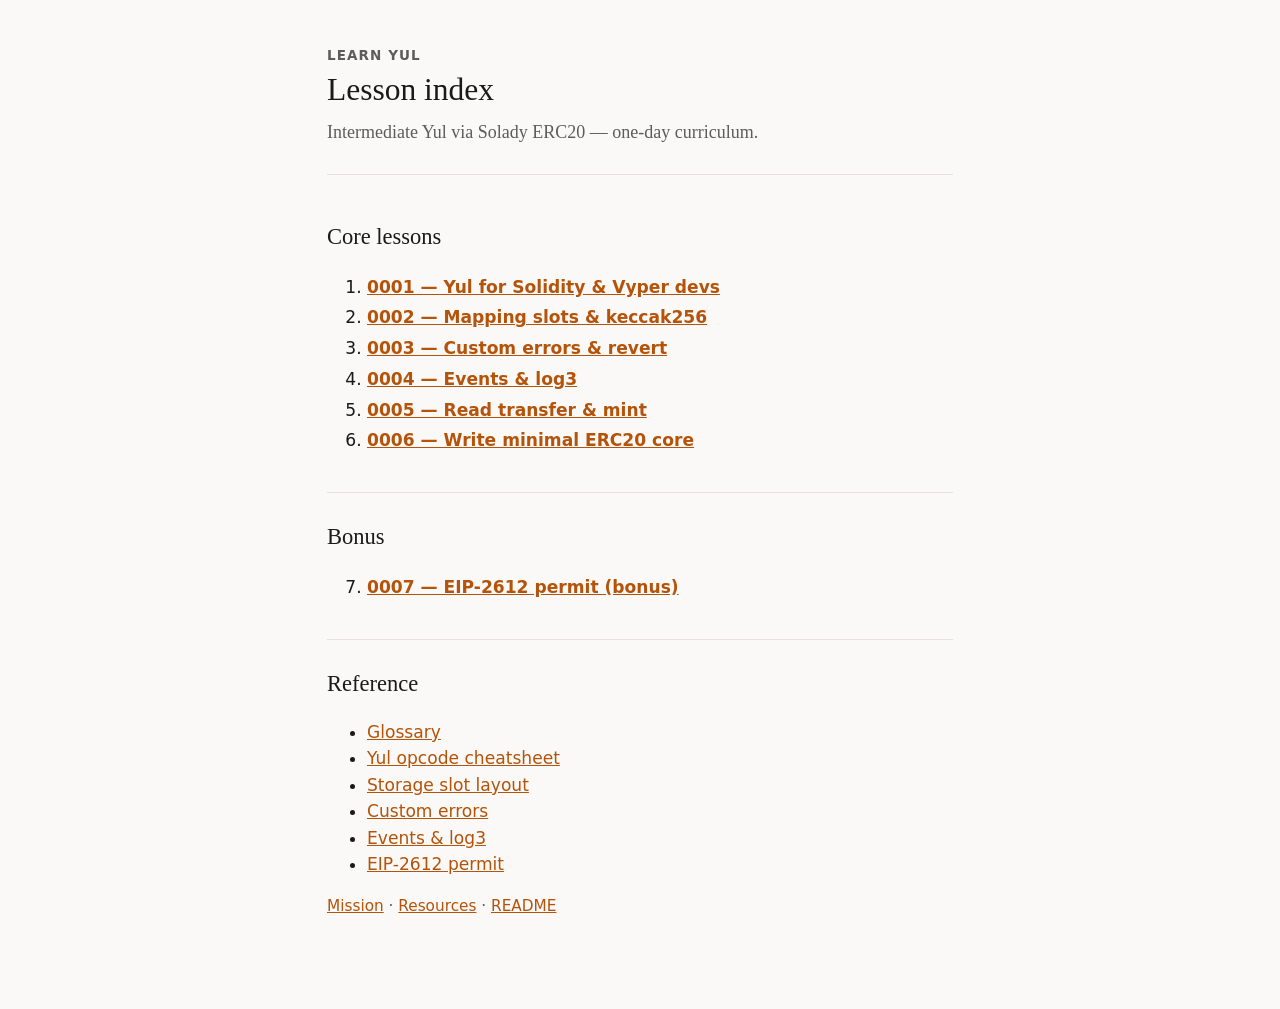
<file: learn-yul/index.html>
<!DOCTYPE html>
<html lang="en">
<head>
  <meta charset="utf-8">
  <meta name="viewport" content="width=device-width, initial-scale=1">
  <meta http-equiv="refresh" content="0; url=lessons/index.html">
  <title>Learn Yul</title>
  <link rel="canonical" href="lessons/index.html">
</head>
<body>
  <p>Redirecting to <a href="lessons/index.html">lesson index</a>…</p>
</body>
</html>
</file>
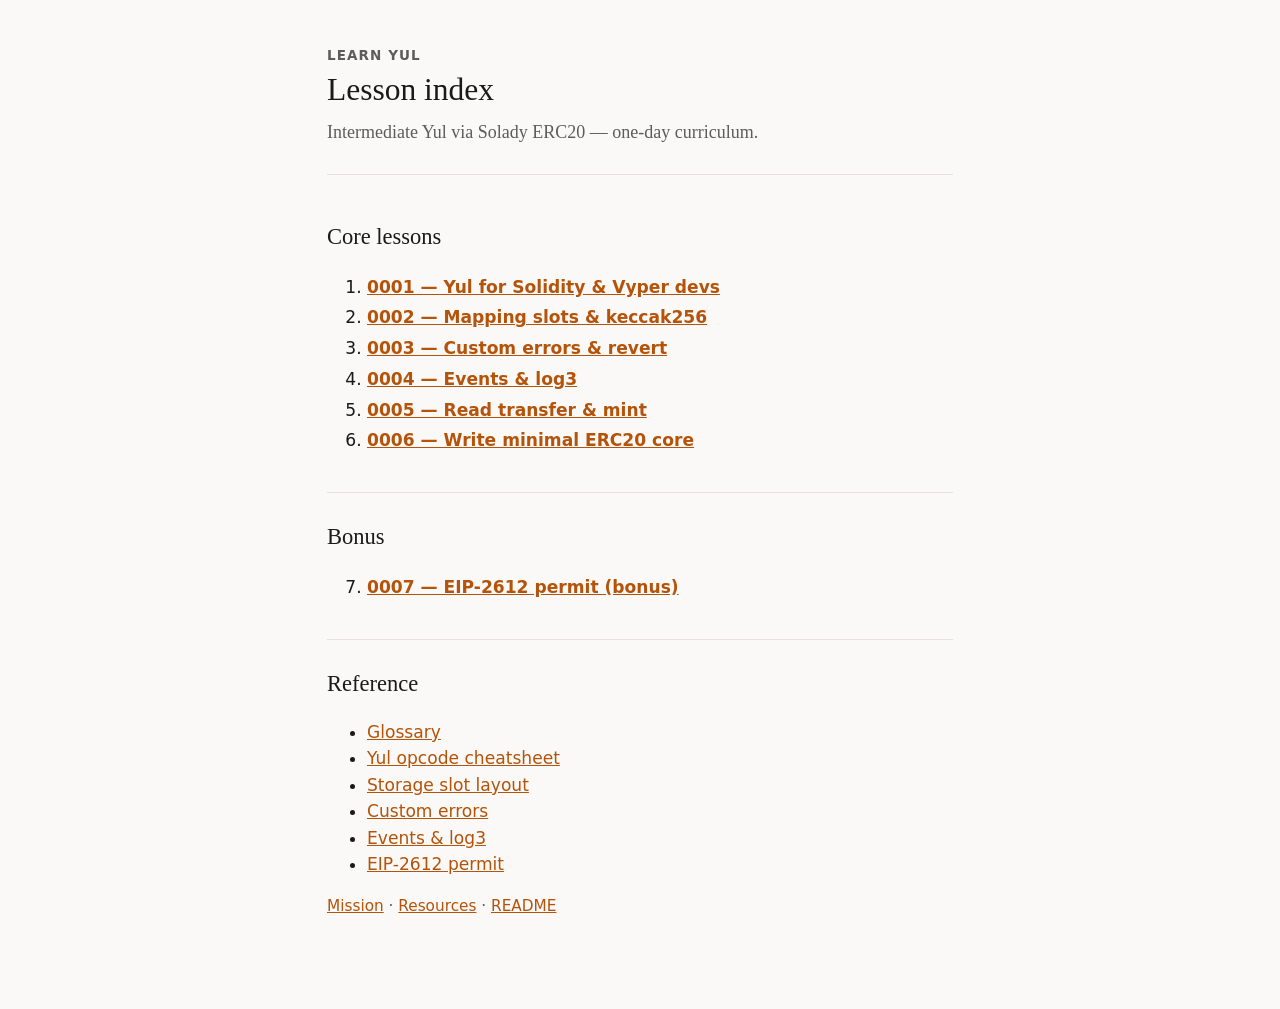
<file: learn-yul/lessons/index.html>
<!DOCTYPE html>
<html lang="en">
<head>
  <meta charset="utf-8">
  <meta name="viewport" content="width=device-width, initial-scale=1">
  <title>Learn Yul — Lessons</title>
  <link rel="stylesheet" href="../assets/teach.css">
</head>
<body>

<header class="lesson-header">
  <div class="lesson-num">Learn Yul</div>
  <h1>Lesson index</h1>
  <p class="subtitle">Intermediate Yul via Solady ERC20 — one-day curriculum.</p>
</header>

<h2>Core lessons</h2>
<ol style="font-family: var(--sans); font-size: 0.95rem; line-height: 1.8;">
  <li><a href="0001-yul-for-solidity-devs.html"><strong>0001 — Yul for Solidity &amp; Vyper devs</strong></a></li>
  <li><a href="0002-mapping-slots-keccak256.html"><strong>0002 — Mapping slots &amp; keccak256</strong></a></li>
  <li><a href="0003-custom-errors-revert.html"><strong>0003 — Custom errors &amp; revert</strong></a></li>
  <li><a href="0004-events-log3.html"><strong>0004 — Events &amp; log3</strong></a></li>
  <li><a href="0005-read-transfer-mint.html"><strong>0005 — Read transfer &amp; mint</strong></a></li>
  <li><a href="0006-write-minimal-erc20.html"><strong>0006 — Write minimal ERC20 core</strong></a></li>
</ol>

<h2>Bonus</h2>
<ol style="font-family: var(--sans); font-size: 0.95rem; line-height: 1.8;" start="7">
  <li><a href="0007-permit-eip2612.html"><strong>0007 — EIP-2612 permit (bonus)</strong></a></li>
</ol>

<h2>Reference</h2>
<ul style="font-family: var(--sans); font-size: 0.95rem;">
  <li><a href="../reference/glossary.html">Glossary</a></li>
  <li><a href="../reference/yul-opcodes-cheatsheet.html">Yul opcode cheatsheet</a></li>
  <li><a href="../reference/storage-slot-layout.html">Storage slot layout</a></li>
  <li><a href="../reference/custom-errors.html">Custom errors</a></li>
  <li><a href="../reference/events-log3.html">Events &amp; log3</a></li>
  <li><a href="../reference/permit-eip2612.html">EIP-2612 permit</a></li>
</ul>

<p style="font-family: var(--sans); font-size: 0.85rem; color: var(--muted);">
  <a href="../MISSION.md">Mission</a> · <a href="../RESOURCES.md">Resources</a> · <a href="../README.md">README</a>
</p>

</body>
</html>
</file>
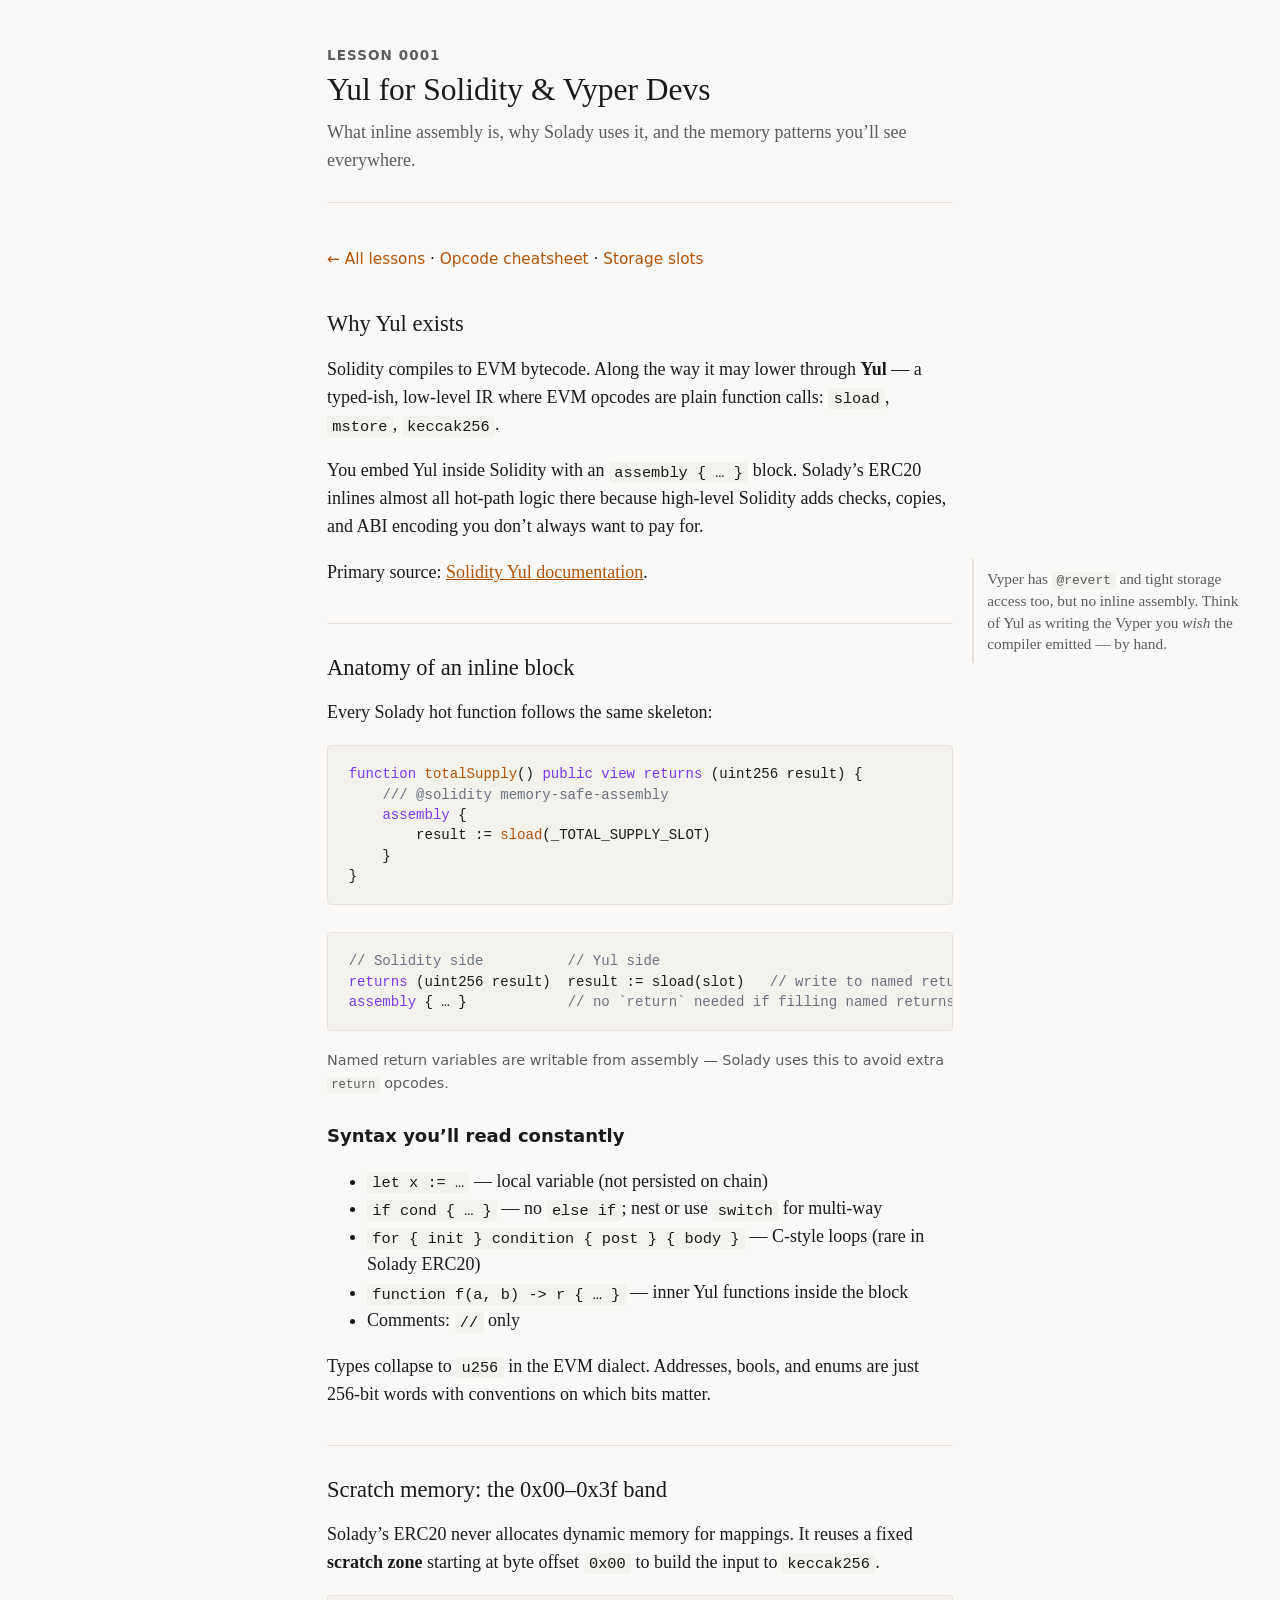
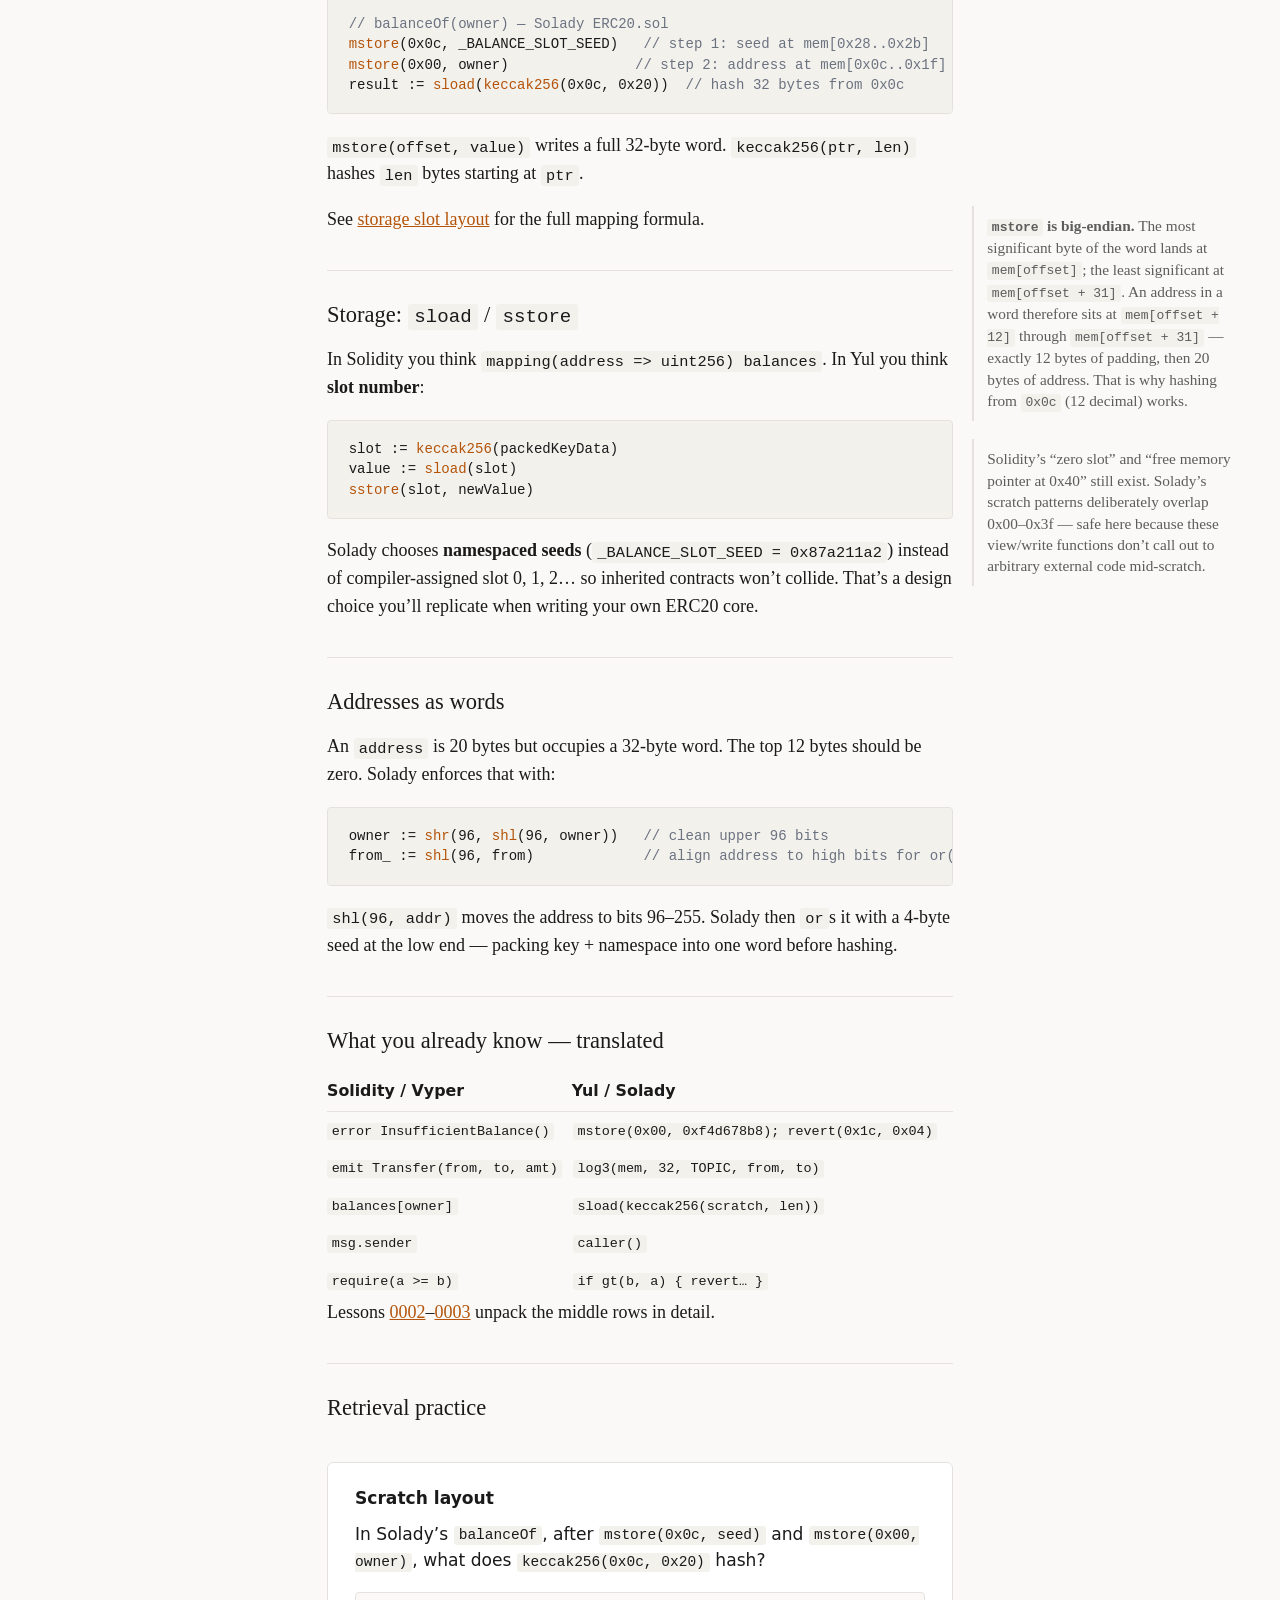
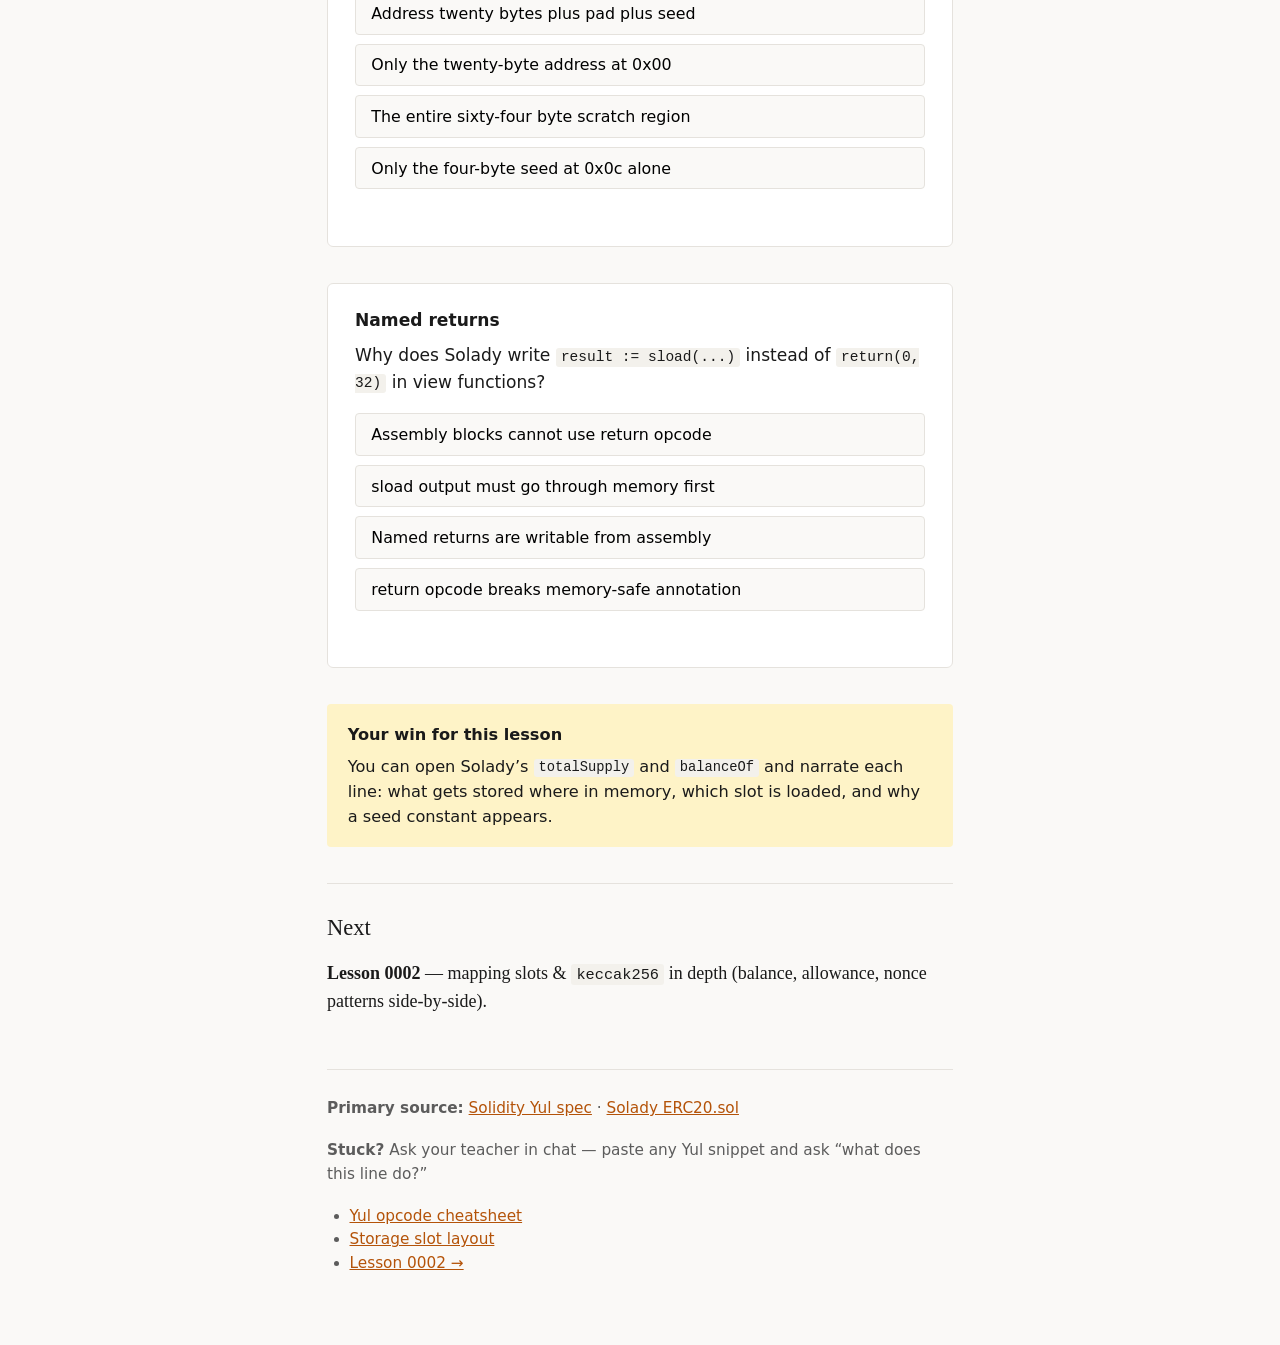
<file: learn-yul/lessons/0001-yul-for-solidity-devs.html>
<!DOCTYPE html>
<html lang="en">
<head>
  <meta charset="utf-8">
  <meta name="viewport" content="width=device-width, initial-scale=1">
  <title>Lesson 0001 — Yul for Solidity &amp; Vyper Devs</title>
  <link rel="stylesheet" href="../assets/teach.css">
</head>
<body>

<header class="lesson-header">
  <div class="lesson-num">Lesson 0001</div>
  <h1>Yul for Solidity &amp; Vyper Devs</h1>
  <p class="subtitle">What inline assembly is, why Solady uses it, and the memory patterns you’ll see everywhere.</p>
</header>

<nav class="lesson-nav">
  <a href="index.html">← All lessons</a>
  ·
  <a href="../reference/yul-opcodes-cheatsheet.html">Opcode cheatsheet</a>
  ·
  <a href="../reference/storage-slot-layout.html">Storage slots</a>
</nav>

<h2>Why Yul exists</h2>

<p>
  Solidity compiles to EVM bytecode. Along the way it may lower through <strong>Yul</strong> — a typed-ish, low-level IR where EVM opcodes are plain function calls: <code>sload</code>, <code>mstore</code>, <code>keccak256</code>.
</p>

<p>
  You embed Yul inside Solidity with an <code>assembly { … }</code> block. Solady’s ERC20 inlines almost all hot-path logic there because high-level Solidity adds checks, copies, and ABI encoding you don’t always want to pay for.
</p>

<aside class="sidenote">
  Vyper has <code>@revert</code> and tight storage access too, but no inline assembly. Think of Yul as writing the Vyper you <em>wish</em> the compiler emitted — by hand.
</aside>

<p>
  Primary source: <a href="https://docs.soliditylang.org/en/latest/yul.html">Solidity Yul documentation</a>.
</p>

<h2>Anatomy of an inline block</h2>

<p>Every Solady hot function follows the same skeleton:</p>

<pre><code><span class="keyword">function</span> <span class="fn">totalSupply</span>() <span class="keyword">public</span> <span class="keyword">view</span> <span class="keyword">returns</span> (uint256 result) {
    <span class="comment">/// @solidity memory-safe-assembly</span>
    <span class="keyword">assembly</span> {
        result := <span class="fn">sload</span>(_TOTAL_SUPPLY_SLOT)
    }
}</code></pre>

<figure>
  <pre><code><span class="comment">// Solidity side          // Yul side</span>
<span class="keyword">returns</span> (uint256 result)  result := sload(slot)   <span class="comment">// write to named return</span>
<span class="keyword">assembly</span> { … }            <span class="comment">// no `return` needed if filling named returns</span></code></pre>
  <figcaption>Named return variables are writable from assembly — Solady uses this to avoid extra <code>return</code> opcodes.</figcaption>
</figure>

<h3>Syntax you’ll read constantly</h3>

<ul>
  <li><code>let x := …</code> — local variable (not persisted on chain)</li>
  <li><code>if cond { … }</code> — no <code>else if</code>; nest or use <code>switch</code> for multi-way</li>
  <li><code>for { init } condition { post } { body }</code> — C-style loops (rare in Solady ERC20)</li>
  <li><code>function f(a, b) -&gt; r { … }</code> — inner Yul functions inside the block</li>
  <li>Comments: <code>//</code> only</li>
</ul>

<p>
  Types collapse to <code>u256</code> in the EVM dialect. Addresses, bools, and enums are just 256-bit words with conventions on which bits matter.
</p>

<h2>Scratch memory: the 0x00–0x3f band</h2>

<p>
  Solady’s ERC20 never allocates dynamic memory for mappings. It reuses a fixed <strong>scratch zone</strong> starting at byte offset <code>0x00</code> to build the input to <code>keccak256</code>.
</p>

<pre><code><span class="comment">// balanceOf(owner) — Solady ERC20.sol</span>
<span class="fn">mstore</span>(0x0c, _BALANCE_SLOT_SEED)   <span class="comment">// step 1: seed at mem[0x28..0x2b]</span>
<span class="fn">mstore</span>(0x00, owner)               <span class="comment">// step 2: address at mem[0x0c..0x1f]</span>
result := <span class="fn">sload</span>(<span class="fn">keccak256</span>(0x0c, 0x20))  <span class="comment">// hash 32 bytes from 0x0c</span></code></pre>

<p>
  <code>mstore(offset, value)</code> writes a full 32-byte word. <code>keccak256(ptr, len)</code> hashes <code>len</code> bytes starting at <code>ptr</code>.
</p>

<aside class="sidenote">
  <strong><code>mstore</code> is big-endian.</strong> The most significant byte of the word lands at <code>mem[offset]</code>; the least significant at <code>mem[offset + 31]</code>. An address in a word therefore sits at <code>mem[offset + 12]</code> through <code>mem[offset + 31]</code> — exactly 12 bytes of padding, then 20 bytes of address. That is why hashing from <code>0x0c</code> (12 decimal) works.
</aside>

<aside class="sidenote">
  Solidity’s “zero slot” and “free memory pointer at 0x40” still exist. Solady’s scratch patterns deliberately overlap 0x00–0x3f — safe here because these view/write functions don’t call out to arbitrary external code mid-scratch.
</aside>

<p>See <a href="../reference/storage-slot-layout.html">storage slot layout</a> for the full mapping formula.</p>

<h2>Storage: <code>sload</code> / <code>sstore</code></h2>

<p>
  In Solidity you think <code>mapping(address =&gt; uint256) balances</code>. In Yul you think <strong>slot number</strong>:
</p>

<pre><code>slot := <span class="fn">keccak256</span>(packedKeyData)
value := <span class="fn">sload</span>(slot)
<span class="fn">sstore</span>(slot, newValue)</code></pre>

<p>
  Solady chooses <strong>namespaced seeds</strong> (<code>_BALANCE_SLOT_SEED = 0x87a211a2</code>) instead of compiler-assigned slot 0, 1, 2… so inherited contracts won’t collide. That’s a design choice you’ll replicate when writing your own ERC20 core.
</p>

<h2>Addresses as words</h2>

<p>
  An <code>address</code> is 20 bytes but occupies a 32-byte word. The top 12 bytes should be zero. Solady enforces that with:
</p>

<pre><code>owner := <span class="fn">shr</span>(96, <span class="fn">shl</span>(96, owner))   <span class="comment">// clean upper 96 bits</span>
from_ := <span class="fn">shl</span>(96, from)             <span class="comment">// align address to high bits for or()</span></code></pre>

<p>
  <code>shl(96, addr)</code> moves the address to bits 96–255. Solady then <code>or</code>s it with a 4-byte seed at the low end — packing key + namespace into one word before hashing.
</p>

<h2>What you already know — translated</h2>

<table style="width:100%; font-family: var(--sans); font-size: 0.88rem; border-collapse: collapse;">
  <tr style="border-bottom: 1px solid var(--border);">
    <th style="text-align:left; padding: 0.4rem 0;">Solidity / Vyper</th>
    <th style="text-align:left; padding: 0.4rem 0;">Yul / Solady</th>
  </tr>
  <tr><td style="padding: 0.35rem 0;"><code>error InsufficientBalance()</code></td><td><code>mstore(0x00, 0xf4d678b8); revert(0x1c, 0x04)</code></td></tr>
  <tr><td style="padding: 0.35rem 0;"><code>emit Transfer(from, to, amt)</code></td><td><code>log3(mem, 32, TOPIC, from, to)</code></td></tr>
  <tr><td style="padding: 0.35rem 0;"><code>balances[owner]</code></td><td><code>sload(keccak256(scratch, len))</code></td></tr>
  <tr><td style="padding: 0.35rem 0;"><code>msg.sender</code></td><td><code>caller()</code></td></tr>
  <tr><td style="padding: 0.35rem 0;"><code>require(a &gt;= b)</code></td><td><code>if gt(b, a) { revert… }</code></td></tr>
</table>

<p>Lessons <a href="0002-mapping-slots-keccak256.html">0002</a>–<a href="0003-custom-errors-revert.html">0003</a> unpack the middle rows in detail.</p>

<h2>Retrieval practice</h2>

<div class="quiz" data-quiz data-correct="0"
     data-explain="After seed-first then owner-second, mem[0x0c..0x1f] is the full address, mem[0x20..0x27] is padding, mem[0x28..0x2b] is the seed. keccak256(0x0c, 0x20) hashes all 32 bytes — a compact mapping preimage.">
  <h3>Scratch layout</h3>
  <p class="prompt">In Solady’s <code>balanceOf</code>, after <code>mstore(0x0c, seed)</code> and <code>mstore(0x00, owner)</code>, what does <code>keccak256(0x0c, 0x20)</code> hash?</p>
  <div class="quiz-options">
    <button data-index="0">Address twenty bytes plus pad plus seed</button>
    <button data-index="1">Only the twenty-byte address at 0x00</button>
    <button data-index="2">The entire sixty-four byte scratch region</button>
    <button data-index="3">Only the four-byte seed at 0x0c alone</button>
  </div>
  <div class="quiz-feedback"></div>
</div>

<div class="quiz" data-quiz data-correct="2"
     data-explain="Named return variables like `result` are in scope inside assembly. Solady assigns directly instead of using a `return` opcode — fewer bytes, same ABI output.">
  <h3>Named returns</h3>
  <p class="prompt">Why does Solady write <code>result := sload(...)</code> instead of <code>return(0, 32)</code> in view functions?</p>
  <div class="quiz-options">
    <button data-index="0">Assembly blocks cannot use return opcode</button>
    <button data-index="1">sload output must go through memory first</button>
    <button data-index="2">Named returns are writable from assembly</button>
    <button data-index="3">return opcode breaks memory-safe annotation</button>
  </div>
  <div class="quiz-feedback"></div>
</div>

<div class="callout">
  <strong>Your win for this lesson</strong>
  You can open Solady’s <code>totalSupply</code> and <code>balanceOf</code> and narrate each line: what gets stored where in memory, which slot is loaded, and why a seed constant appears.
</div>

<h2>Next</h2>
<p>
  <strong>Lesson 0002</strong> — mapping slots &amp; <code>keccak256</code> in depth (balance, allowance, nonce patterns side-by-side).
</p>

<footer class="lesson-footer">
  <p><strong>Primary source:</strong> <a href="https://docs.soliditylang.org/en/latest/yul.html">Solidity Yul spec</a> · <a href="https://github.com/Vectorized/solady/blob/main/src/tokens/ERC20.sol">Solady ERC20.sol</a></p>
  <p><strong>Stuck?</strong> Ask your teacher in chat — paste any Yul snippet and ask “what does this line do?”</p>
  <ul>
    <li><a href="../reference/yul-opcodes-cheatsheet.html">Yul opcode cheatsheet</a></li>
    <li><a href="../reference/storage-slot-layout.html">Storage slot layout</a></li>
    <li><a href="0002-mapping-slots-keccak256.html">Lesson 0002 →</a></li>
  </ul>
</footer>

<script src="../assets/quiz.js"></script>
</body>
</html>
</file>
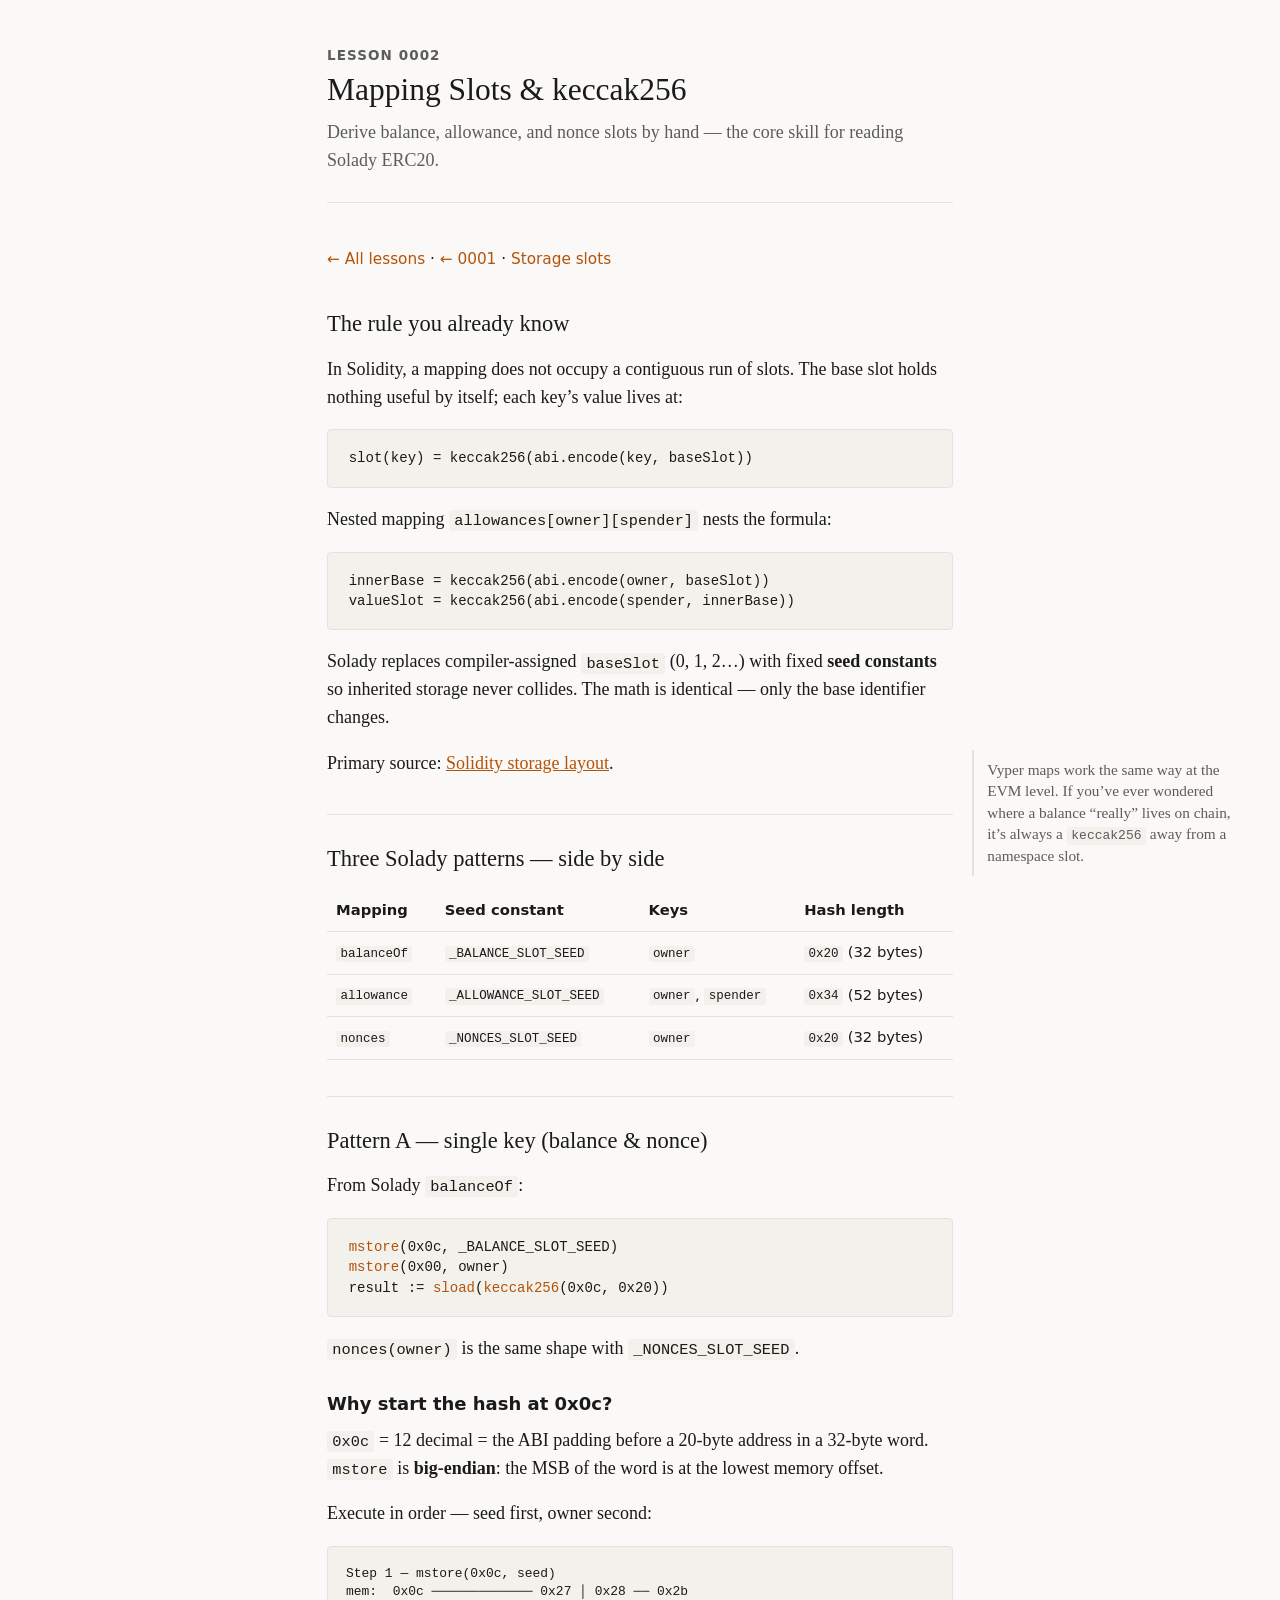
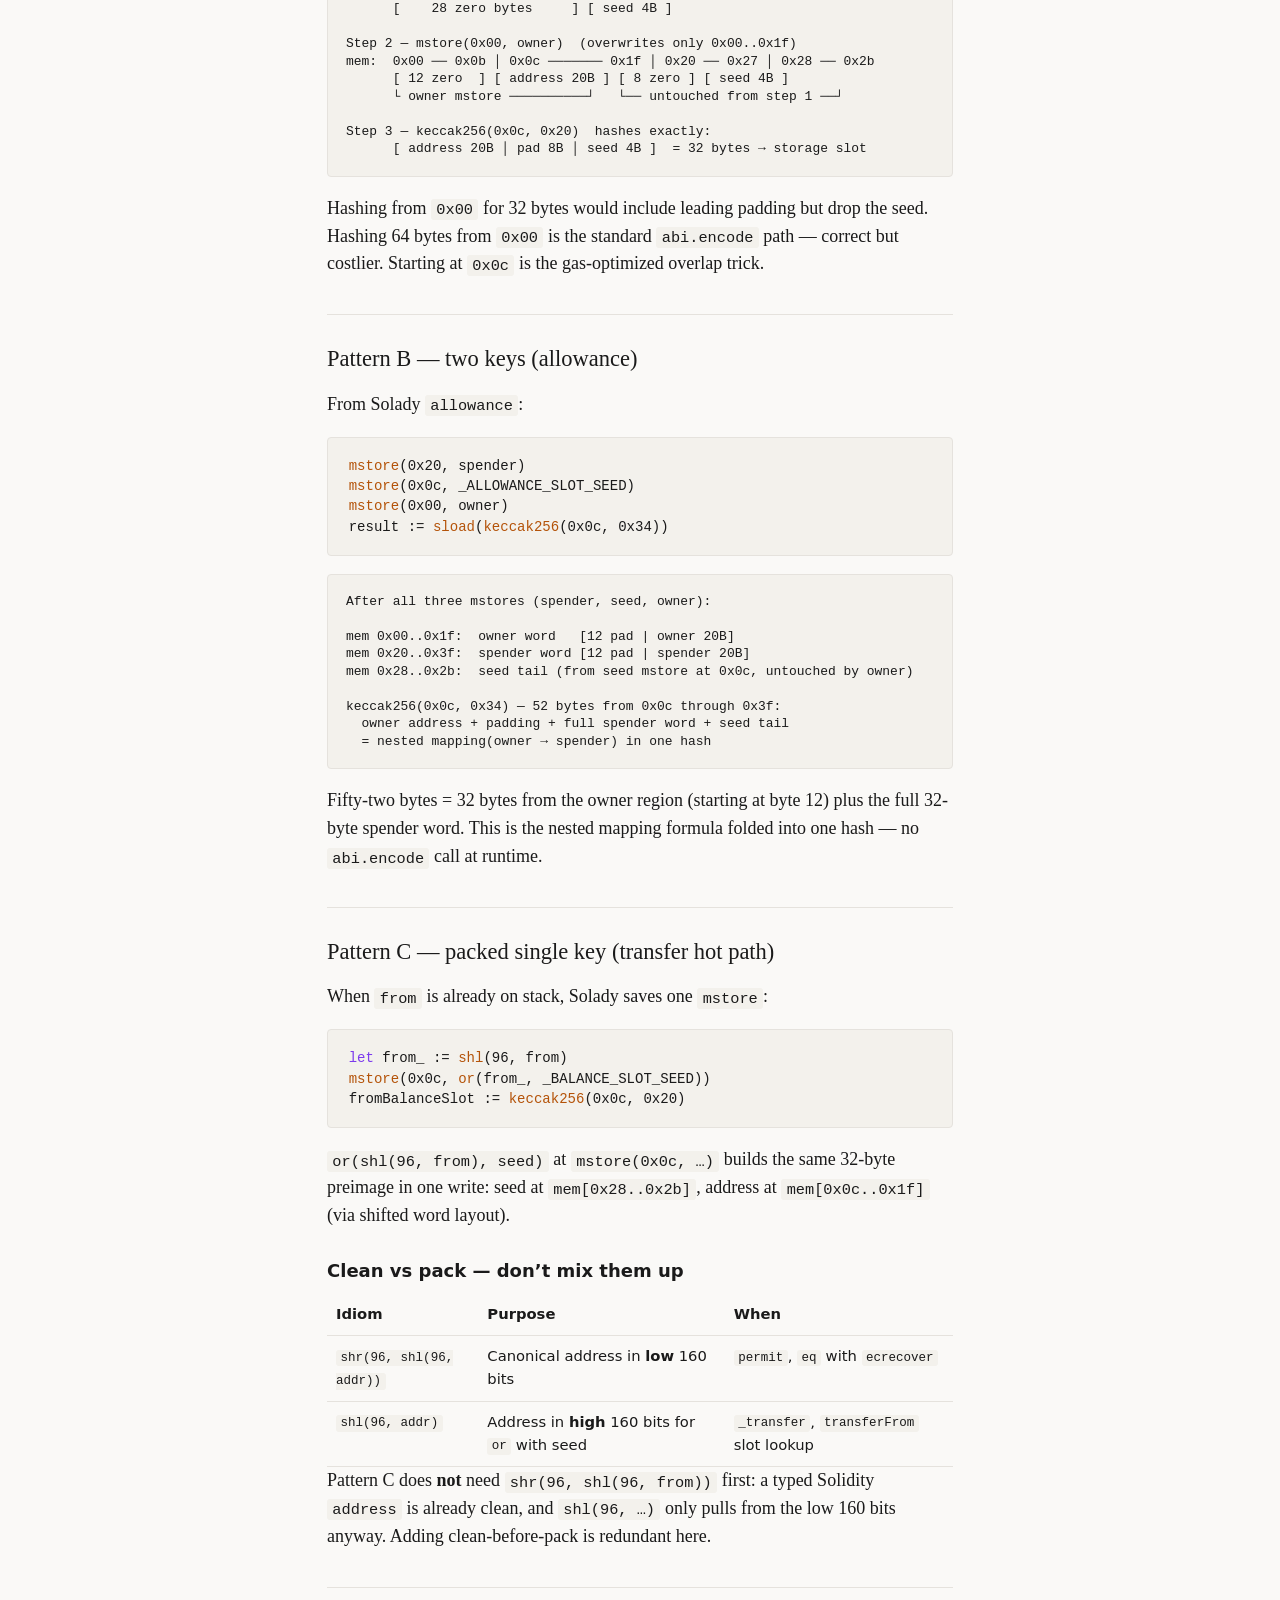
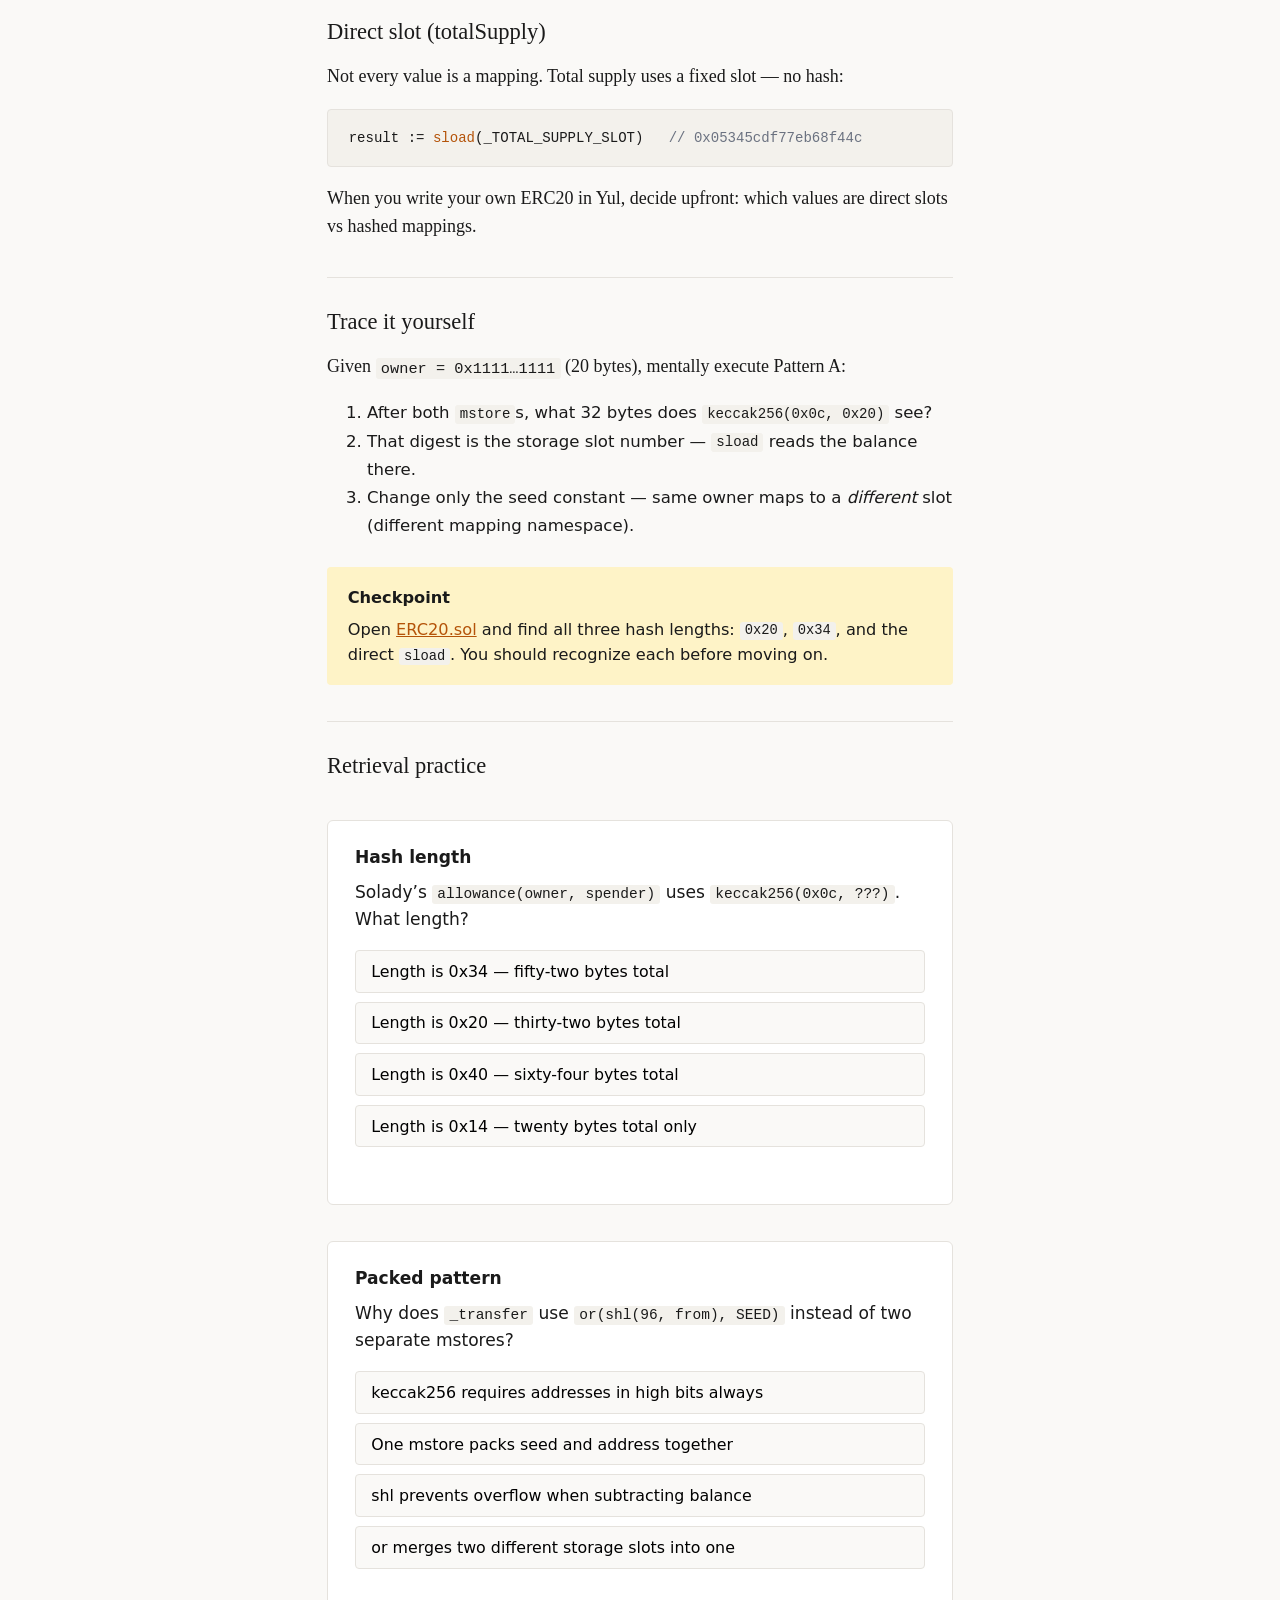
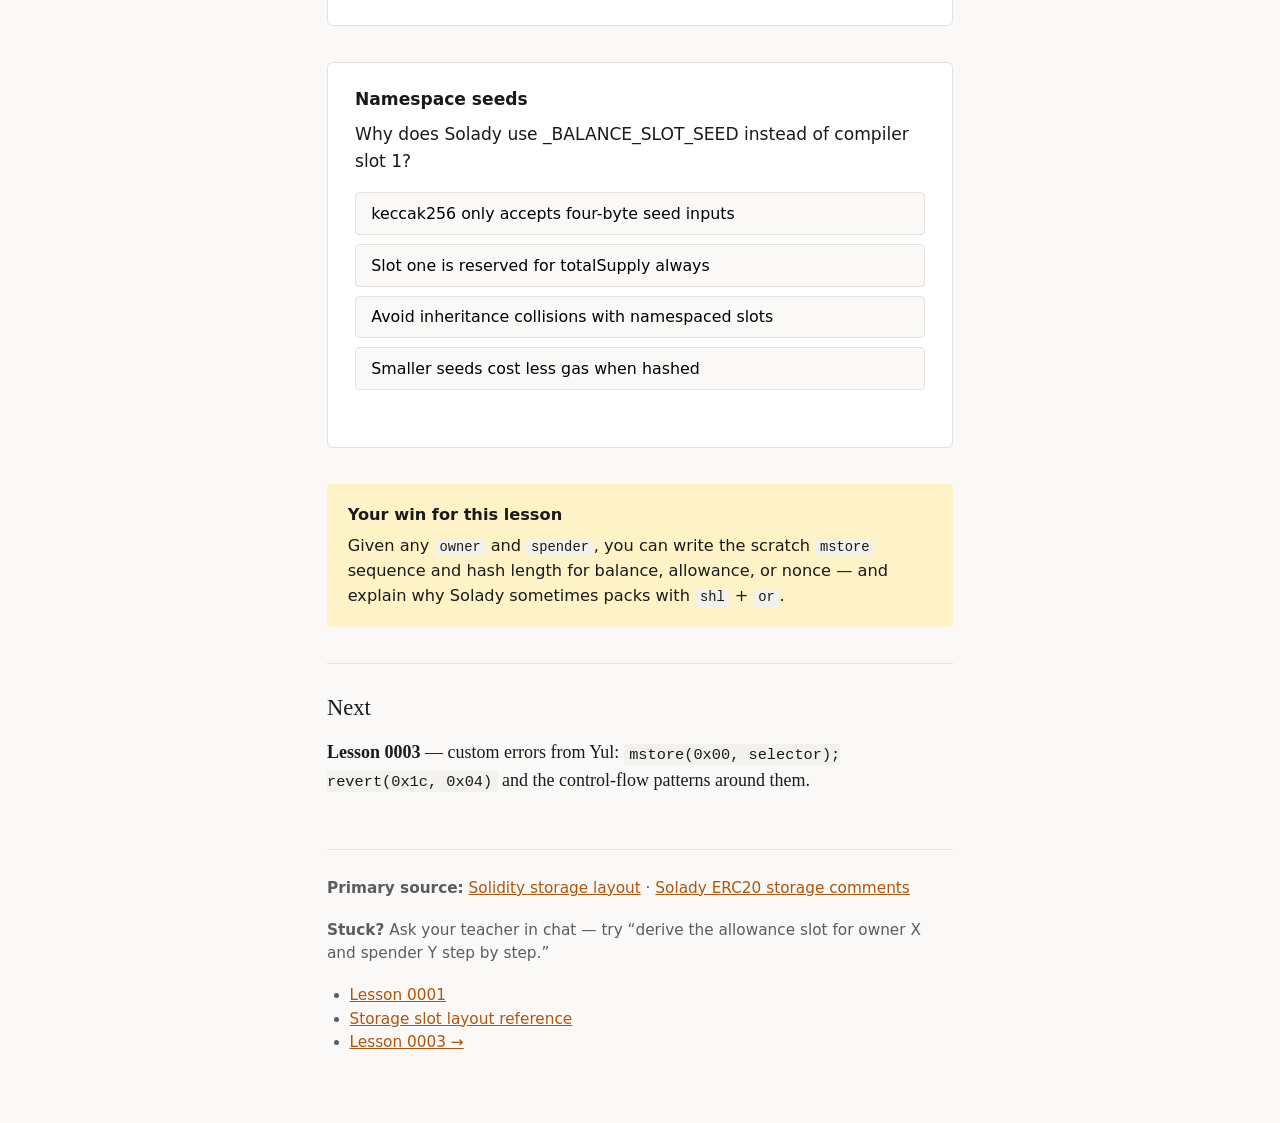
<file: learn-yul/lessons/0002-mapping-slots-keccak256.html>
<!DOCTYPE html>
<html lang="en">
<head>
  <meta charset="utf-8">
  <meta name="viewport" content="width=device-width, initial-scale=1">
  <title>Lesson 0002 — Mapping Slots &amp; keccak256</title>
  <link rel="stylesheet" href="../assets/teach.css">
  <style>
    .mem-diagram {
      font-family: var(--mono);
      font-size: 0.72rem;
      line-height: 1.35;
      overflow-x: auto;
      white-space: pre;
      background: var(--code-bg);
      border: 1px solid var(--border);
      border-radius: 4px;
      padding: 1rem;
      margin: 1rem 0;
    }
    table.pattern-table { width: 100%; border-collapse: collapse; font-family: var(--sans); font-size: 0.82rem; }
    .pattern-table th, .pattern-table td { text-align: left; padding: 0.5rem; border-bottom: 1px solid var(--border); vertical-align: top; }
    .pattern-table th { font-weight: 600; }
  </style>
</head>
<body>

<header class="lesson-header">
  <div class="lesson-num">Lesson 0002</div>
  <h1>Mapping Slots &amp; keccak256</h1>
  <p class="subtitle">Derive balance, allowance, and nonce slots by hand — the core skill for reading Solady ERC20.</p>
</header>

<nav class="lesson-nav">
  <a href="index.html">← All lessons</a>
  ·
  <a href="0001-yul-for-solidity-devs.html">← 0001</a>
  ·
  <a href="../reference/storage-slot-layout.html">Storage slots</a>
</nav>

<h2>The rule you already know</h2>

<p>
  In Solidity, a mapping does not occupy a contiguous run of slots. The base slot holds nothing useful by itself; each key’s value lives at:
</p>

<pre><code>slot(key) = keccak256(abi.encode(key, baseSlot))</code></pre>

<p>
  Nested mapping <code>allowances[owner][spender]</code> nests the formula:
</p>

<pre><code>innerBase = keccak256(abi.encode(owner, baseSlot))
valueSlot = keccak256(abi.encode(spender, innerBase))</code></pre>

<p>
  Solady replaces compiler-assigned <code>baseSlot</code> (0, 1, 2…) with fixed <strong>seed constants</strong> so inherited storage never collides. The math is identical — only the base identifier changes.
</p>

<aside class="sidenote">
  Vyper maps work the same way at the EVM level. If you’ve ever wondered where a balance “really” lives on chain, it’s always a <code>keccak256</code> away from a namespace slot.
</aside>

<p>
  Primary source: <a href="https://docs.soliditylang.org/en/latest/internals/layout_in_storage.html">Solidity storage layout</a>.
</p>

<h2>Three Solady patterns — side by side</h2>

<table class="pattern-table">
  <tr>
    <th>Mapping</th>
    <th>Seed constant</th>
    <th>Keys</th>
    <th>Hash length</th>
  </tr>
  <tr>
    <td><code>balanceOf</code></td>
    <td><code>_BALANCE_SLOT_SEED</code></td>
    <td><code>owner</code></td>
    <td><code>0x20</code> (32 bytes)</td>
  </tr>
  <tr>
    <td><code>allowance</code></td>
    <td><code>_ALLOWANCE_SLOT_SEED</code></td>
    <td><code>owner</code>, <code>spender</code></td>
    <td><code>0x34</code> (52 bytes)</td>
  </tr>
  <tr>
    <td><code>nonces</code></td>
    <td><code>_NONCES_SLOT_SEED</code></td>
    <td><code>owner</code></td>
    <td><code>0x20</code> (32 bytes)</td>
  </tr>
</table>

<h2>Pattern A — single key (balance &amp; nonce)</h2>

<p>From Solady <code>balanceOf</code>:</p>

<pre><code><span class="fn">mstore</span>(0x0c, _BALANCE_SLOT_SEED)
<span class="fn">mstore</span>(0x00, owner)
result := <span class="fn">sload</span>(<span class="fn">keccak256</span>(0x0c, 0x20))</code></pre>

<p><code>nonces(owner)</code> is the same shape with <code>_NONCES_SLOT_SEED</code>.</p>

<h3>Why start the hash at 0x0c?</h3>

<p>
  <code>0x0c</code> = 12 decimal = the ABI padding before a 20-byte address in a 32-byte word.
  <code>mstore</code> is <strong>big-endian</strong>: the MSB of the word is at the lowest memory offset.
</p>

<p>Execute in order — seed first, owner second:</p>

<div class="mem-diagram">Step 1 — mstore(0x0c, seed)
mem:  0x0c ───────────── 0x27 │ 0x28 ── 0x2b
      [    28 zero bytes     ] [ seed 4B ]

Step 2 — mstore(0x00, owner)  (overwrites only 0x00..0x1f)
mem:  0x00 ── 0x0b │ 0x0c ─────── 0x1f │ 0x20 ── 0x27 │ 0x28 ── 0x2b
      [ 12 zero  ] [ address 20B ] [ 8 zero ] [ seed 4B ]
      └ owner mstore ──────────┘   └── untouched from step 1 ──┘

Step 3 — keccak256(0x0c, 0x20)  hashes exactly:
      [ address 20B │ pad 8B │ seed 4B ]  = 32 bytes → storage slot</div>

<p>
  Hashing from <code>0x00</code> for 32 bytes would include leading padding but drop the seed.
  Hashing 64 bytes from <code>0x00</code> is the standard <code>abi.encode</code> path — correct but costlier.
  Starting at <code>0x0c</code> is the gas-optimized overlap trick.
</p>

<h2>Pattern B — two keys (allowance)</h2>

<p>From Solady <code>allowance</code>:</p>

<pre><code><span class="fn">mstore</span>(0x20, spender)
<span class="fn">mstore</span>(0x0c, _ALLOWANCE_SLOT_SEED)
<span class="fn">mstore</span>(0x00, owner)
result := <span class="fn">sload</span>(<span class="fn">keccak256</span>(0x0c, 0x34))</code></pre>

<div class="mem-diagram">After all three mstores (spender, seed, owner):

mem 0x00..0x1f:  owner word   [12 pad | owner 20B]
mem 0x20..0x3f:  spender word [12 pad | spender 20B]
mem 0x28..0x2b:  seed tail (from seed mstore at 0x0c, untouched by owner)

keccak256(0x0c, 0x34) — 52 bytes from 0x0c through 0x3f:
  owner address + padding + full spender word + seed tail
  = nested mapping(owner → spender) in one hash</div>

<p>
  Fifty-two bytes = 32 bytes from the owner region (starting at byte 12) plus the full 32-byte spender word. This is the nested mapping formula folded into one hash — no <code>abi.encode</code> call at runtime.
</p>

<h2>Pattern C — packed single key (transfer hot path)</h2>

<p>When <code>from</code> is already on stack, Solady saves one <code>mstore</code>:</p>

<pre><code><span class="keyword">let</span> from_ := <span class="fn">shl</span>(96, from)
<span class="fn">mstore</span>(0x0c, <span class="fn">or</span>(from_, _BALANCE_SLOT_SEED))
fromBalanceSlot := <span class="fn">keccak256</span>(0x0c, 0x20)</code></pre>

<p>
  <code>or(shl(96, from), seed)</code> at <code>mstore(0x0c, …)</code> builds the same 32-byte preimage in one write:
  seed at <code>mem[0x28..0x2b]</code>, address at <code>mem[0x0c..0x1f]</code> (via shifted word layout).
</p>

<h3>Clean vs pack — don’t mix them up</h3>

<table class="pattern-table">
  <tr><th>Idiom</th><th>Purpose</th><th>When</th></tr>
  <tr>
    <td><code>shr(96, shl(96, addr))</code></td>
    <td>Canonical address in <strong>low</strong> 160 bits</td>
    <td><code>permit</code>, <code>eq</code> with <code>ecrecover</code></td>
  </tr>
  <tr>
    <td><code>shl(96, addr)</code></td>
    <td>Address in <strong>high</strong> 160 bits for <code>or</code> with seed</td>
    <td><code>_transfer</code>, <code>transferFrom</code> slot lookup</td>
  </tr>
</table>

<p>
  Pattern C does <strong>not</strong> need <code>shr(96, shl(96, from))</code> first: a typed Solidity <code>address</code> is already clean, and <code>shl(96, …)</code> only pulls from the low 160 bits anyway. Adding clean-before-pack is redundant here.
</p>

<h2>Direct slot (totalSupply)</h2>

<p>Not every value is a mapping. Total supply uses a fixed slot — no hash:</p>

<pre><code>result := <span class="fn">sload</span>(_TOTAL_SUPPLY_SLOT)   <span class="comment">// 0x05345cdf77eb68f44c</span></code></pre>

<p>When you write your own ERC20 in Yul, decide upfront: which values are direct slots vs hashed mappings.</p>

<h2>Trace it yourself</h2>

<p>Given <code>owner = 0x1111…1111</code> (20 bytes), mentally execute Pattern A:</p>

<ol style="font-family: var(--sans); font-size: 0.92rem; line-height: 1.7;">
  <li>After both <code>mstore</code>s, what 32 bytes does <code>keccak256(0x0c, 0x20)</code> see?</li>
  <li>That digest is the storage slot number — <code>sload</code> reads the balance there.</li>
  <li>Change only the seed constant — same owner maps to a <em>different</em> slot (different mapping namespace).</li>
</ol>

<div class="callout">
  <strong>Checkpoint</strong>
  Open <a href="https://github.com/Vectorized/solady/blob/main/src/tokens/ERC20.sol">ERC20.sol</a> and find all three hash lengths: <code>0x20</code>, <code>0x34</code>, and the direct <code>sload</code>. You should recognize each before moving on.
</div>

<h2>Retrieval practice</h2>

<div class="quiz" data-quiz data-correct="0"
     data-explain="allowance hashes 0x34 (52) bytes from 0x0c: overlapping seed + owner tail + full spender word. balanceOf and nonces use 0x20 (32) bytes.">
  <h3>Hash length</h3>
  <p class="prompt">Solady’s <code>allowance(owner, spender)</code> uses <code>keccak256(0x0c, ???)</code>. What length?</p>
  <div class="quiz-options">
    <button data-index="0">Length is 0x34 — fifty-two bytes total</button>
    <button data-index="1">Length is 0x20 — thirty-two bytes total</button>
    <button data-index="2">Length is 0x40 — sixty-four bytes total</button>
    <button data-index="3">Length is 0x14 — twenty bytes total only</button>
  </div>
  <div class="quiz-feedback"></div>
</div>

<div class="quiz" data-quiz data-correct="1"
     data-explain="shl(96, from) puts the address in high bits so or(from_, SEED) packs seed in the low 32 bits — one mstore instead of two.">
  <h3>Packed pattern</h3>
  <p class="prompt">Why does <code>_transfer</code> use <code>or(shl(96, from), SEED)</code> instead of two separate mstores?</p>
  <div class="quiz-options">
    <button data-index="0">keccak256 requires addresses in high bits always</button>
    <button data-index="1">One mstore packs seed and address together</button>
    <button data-index="2">shl prevents overflow when subtracting balance</button>
    <button data-index="3">or merges two different storage slots into one</button>
  </div>
  <div class="quiz-feedback"></div>
</div>

<div class="quiz" data-quiz data-correct="2"
     data-explain="Each mapping namespace uses its own seed constant. Same owner, different seed → different slot → no collision between balances and nonces.">
  <h3>Namespace seeds</h3>
  <p class="prompt">Why does Solady use _BALANCE_SLOT_SEED instead of compiler slot 1?</p>
  <div class="quiz-options">
    <button data-index="0">keccak256 only accepts four-byte seed inputs</button>
    <button data-index="1">Slot one is reserved for totalSupply always</button>
    <button data-index="2">Avoid inheritance collisions with namespaced slots</button>
    <button data-index="3">Smaller seeds cost less gas when hashed</button>
  </div>
  <div class="quiz-feedback"></div>
</div>

<div class="callout">
  <strong>Your win for this lesson</strong>
  Given any <code>owner</code> and <code>spender</code>, you can write the scratch <code>mstore</code> sequence and hash length for balance, allowance, or nonce — and explain why Solady sometimes packs with <code>shl</code> + <code>or</code>.
</div>

<h2>Next</h2>
<p>
  <strong>Lesson 0003</strong> — custom errors from Yul: <code>mstore(0x00, selector); revert(0x1c, 0x04)</code> and the control-flow patterns around them.
</p>

<footer class="lesson-footer">
  <p><strong>Primary source:</strong> <a href="https://docs.soliditylang.org/en/latest/internals/layout_in_storage.html">Solidity storage layout</a> · <a href="https://github.com/Vectorized/solady/blob/main/src/tokens/ERC20.sol#L75-L98">Solady ERC20 storage comments</a></p>
  <p><strong>Stuck?</strong> Ask your teacher in chat — try “derive the allowance slot for owner X and spender Y step by step.”</p>
  <ul>
    <li><a href="0001-yul-for-solidity-devs.html">Lesson 0001</a></li>
    <li><a href="../reference/storage-slot-layout.html">Storage slot layout reference</a></li>
    <li><a href="0003-custom-errors-revert.html">Lesson 0003 →</a></li>
  </ul>
</footer>

<script src="../assets/quiz.js"></script>
</body>
</html>
</file>
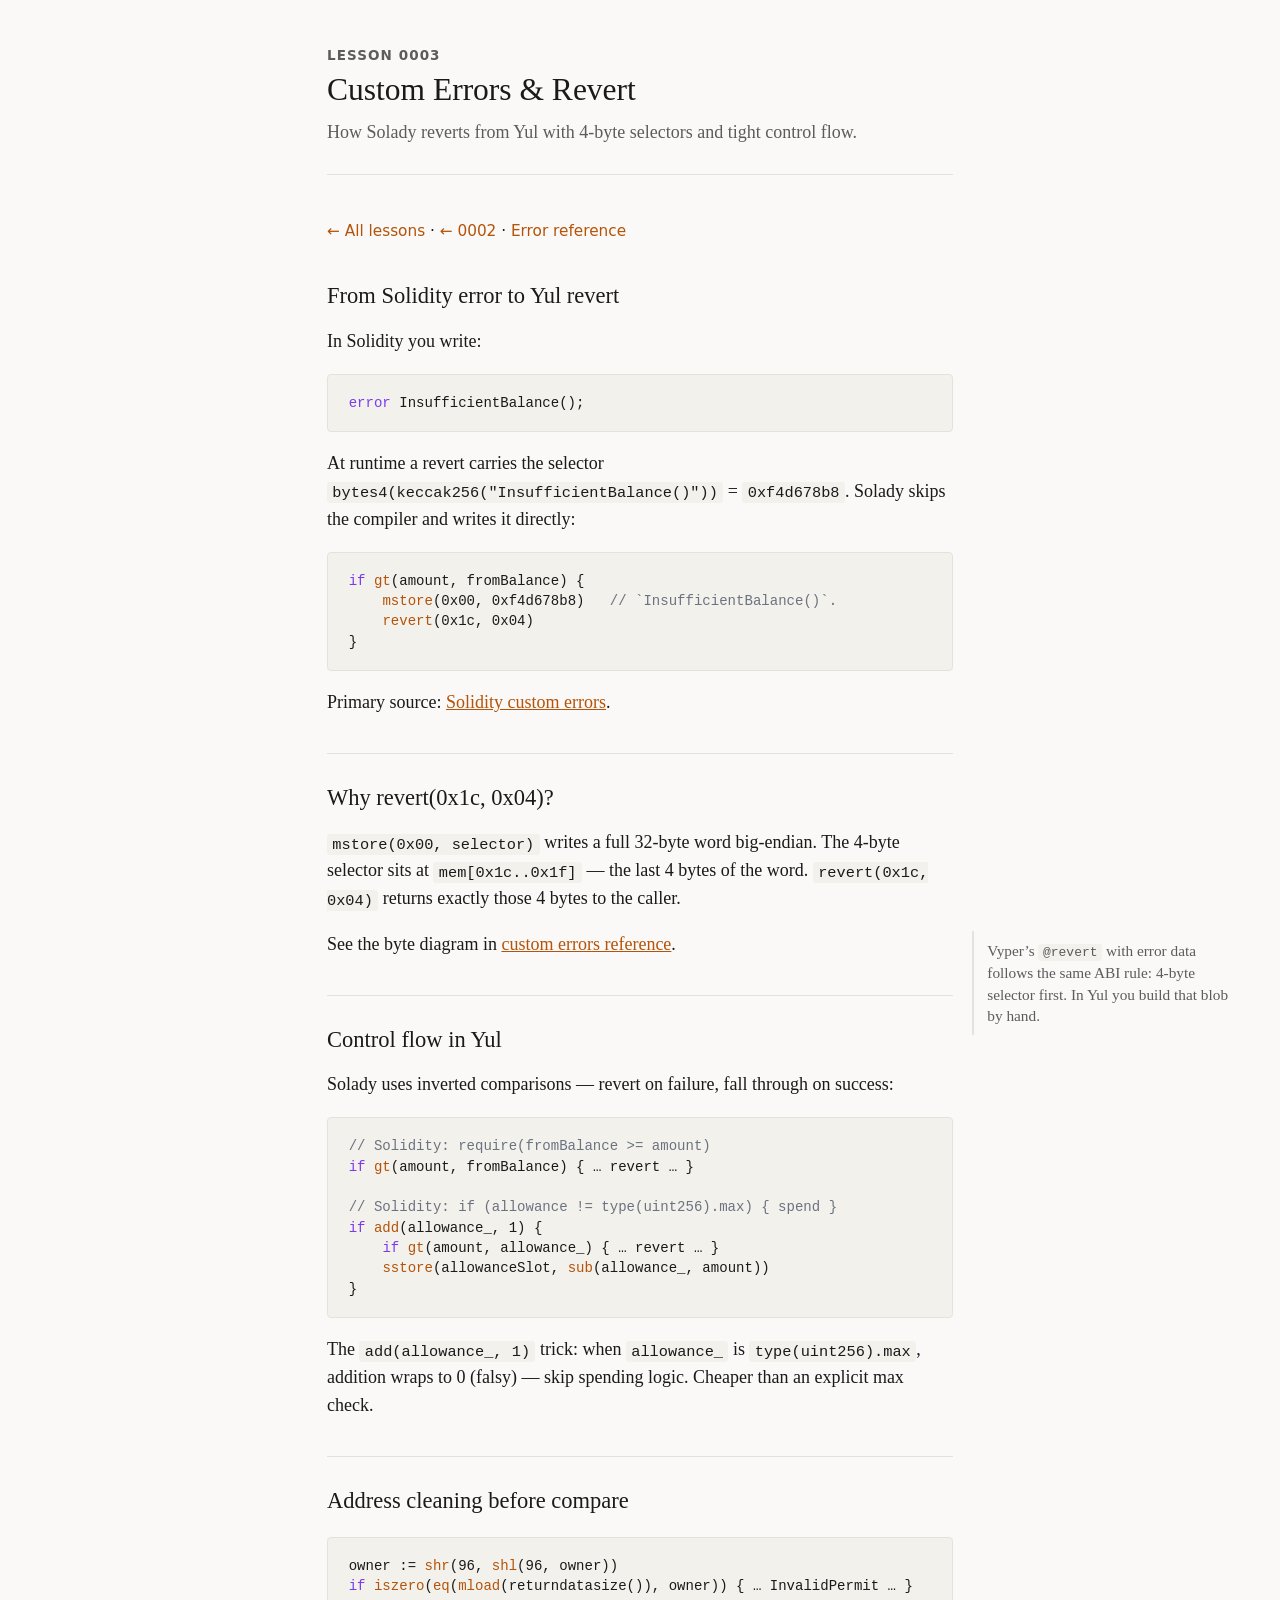
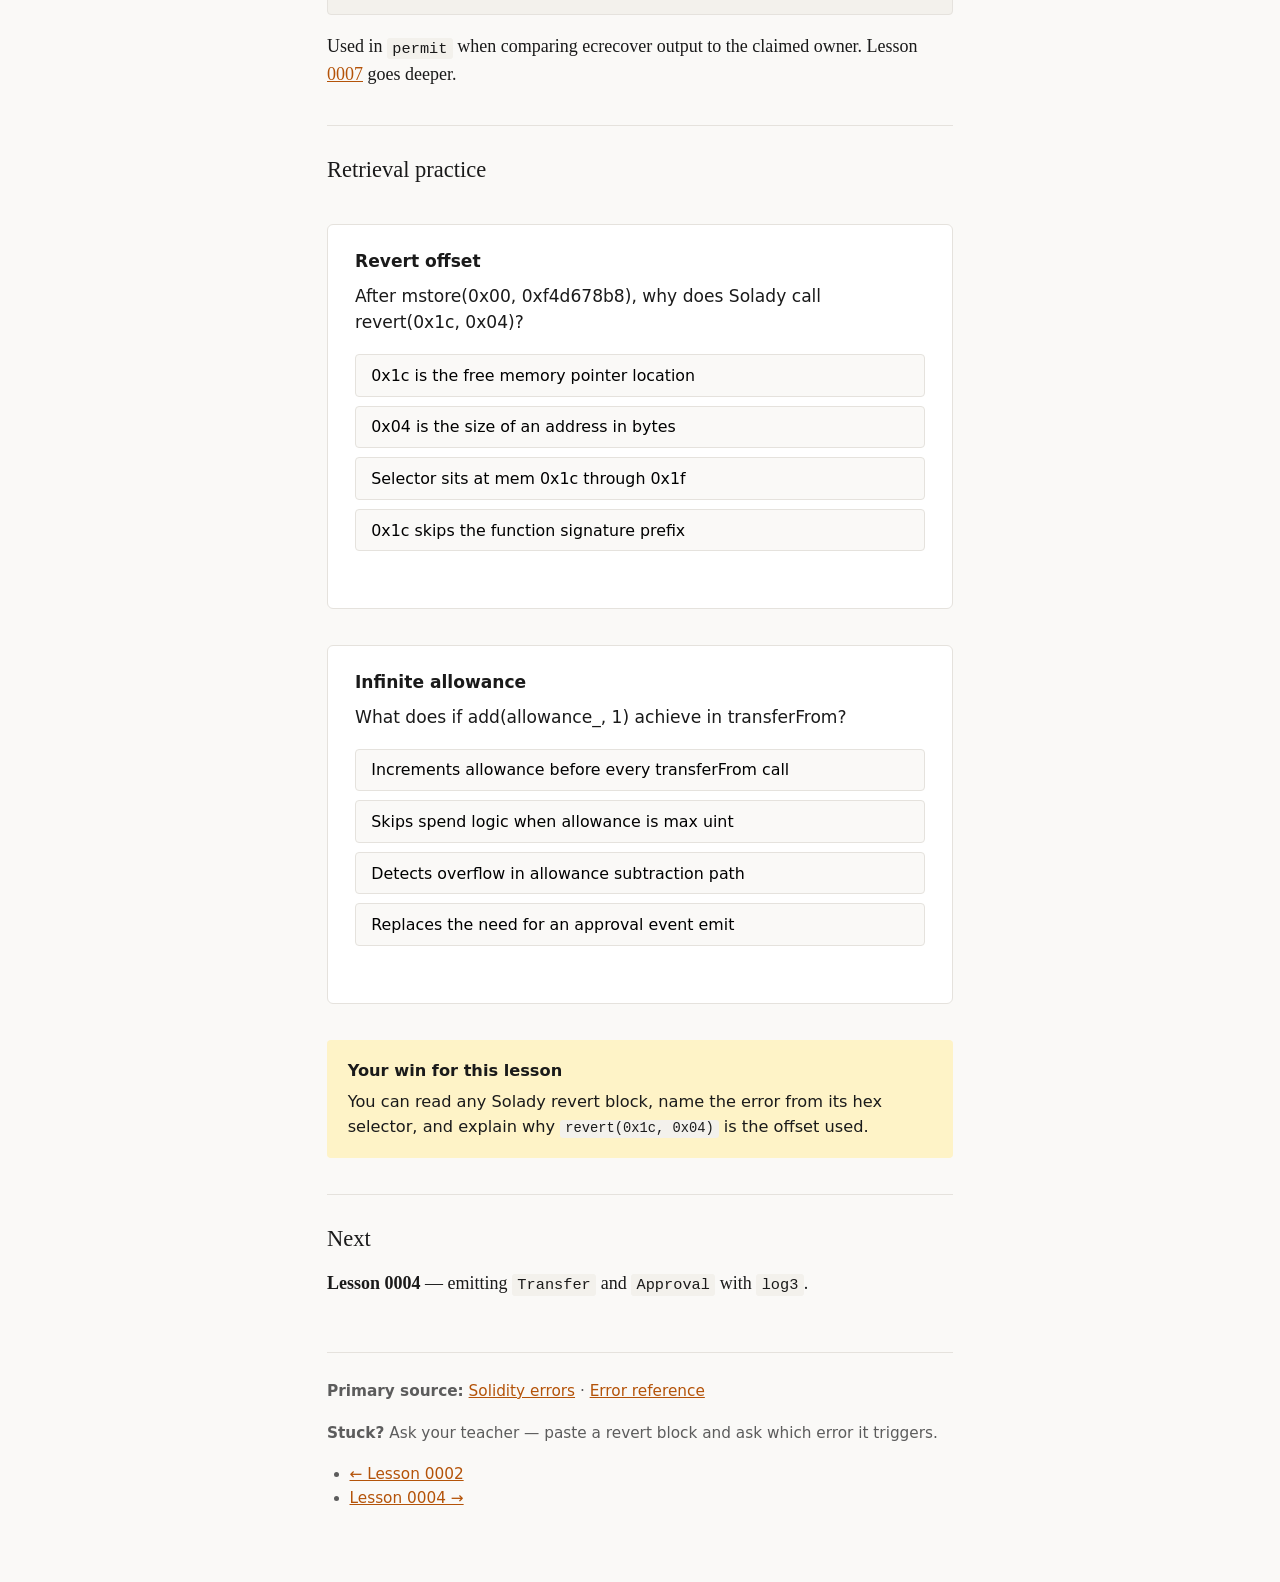
<file: learn-yul/lessons/0003-custom-errors-revert.html>
<!DOCTYPE html>
<html lang="en">
<head>
  <meta charset="utf-8">
  <meta name="viewport" content="width=device-width, initial-scale=1">
  <title>Lesson 0003 — Custom Errors &amp; Revert</title>
  <link rel="stylesheet" href="../assets/teach.css">
</head>
<body>

<header class="lesson-header">
  <div class="lesson-num">Lesson 0003</div>
  <h1>Custom Errors &amp; Revert</h1>
  <p class="subtitle">How Solady reverts from Yul with 4-byte selectors and tight control flow.</p>
</header>

<nav class="lesson-nav">
  <a href="index.html">← All lessons</a>
  ·
  <a href="0002-mapping-slots-keccak256.html">← 0002</a>
  ·
  <a href="../reference/custom-errors.html">Error reference</a>
</nav>

<h2>From Solidity error to Yul revert</h2>

<p>In Solidity you write:</p>

<pre><code><span class="keyword">error</span> InsufficientBalance();</code></pre>

<p>At runtime a revert carries the selector <code>bytes4(keccak256("InsufficientBalance()"))</code> = <code>0xf4d678b8</code>. Solady skips the compiler and writes it directly:</p>

<pre><code><span class="keyword">if</span> <span class="fn">gt</span>(amount, fromBalance) {
    <span class="fn">mstore</span>(0x00, 0xf4d678b8)   <span class="comment">// `InsufficientBalance()`.</span>
    <span class="fn">revert</span>(0x1c, 0x04)
}</code></pre>

<p>Primary source: <a href="https://docs.soliditylang.org/en/latest/contracts.html#errors-and-the-revert-statement">Solidity custom errors</a>.</p>

<h2>Why revert(0x1c, 0x04)?</h2>

<p>
  <code>mstore(0x00, selector)</code> writes a full 32-byte word big-endian.
  The 4-byte selector sits at <code>mem[0x1c..0x1f]</code> — the last 4 bytes of the word.
  <code>revert(0x1c, 0x04)</code> returns exactly those 4 bytes to the caller.
</p>

<aside class="sidenote">
  Vyper’s <code>@revert</code> with error data follows the same ABI rule: 4-byte selector first. In Yul you build that blob by hand.
</aside>

<p>See the byte diagram in <a href="../reference/custom-errors.html">custom errors reference</a>.</p>

<h2>Control flow in Yul</h2>

<p>Solady uses inverted comparisons — revert on failure, fall through on success:</p>

<pre><code><span class="comment">// Solidity: require(fromBalance >= amount)</span>
<span class="keyword">if</span> <span class="fn">gt</span>(amount, fromBalance) { … revert … }

<span class="comment">// Solidity: if (allowance != type(uint256).max) { spend }</span>
<span class="keyword">if</span> <span class="fn">add</span>(allowance_, 1) {
    <span class="keyword">if</span> <span class="fn">gt</span>(amount, allowance_) { … revert … }
    <span class="fn">sstore</span>(allowanceSlot, <span class="fn">sub</span>(allowance_, amount))
}</code></pre>

<p>
  The <code>add(allowance_, 1)</code> trick: when <code>allowance_</code> is <code>type(uint256).max</code>, addition wraps to 0 (falsy) — skip spending logic. Cheaper than an explicit max check.
</p>

<h2>Address cleaning before compare</h2>

<pre><code>owner := <span class="fn">shr</span>(96, <span class="fn">shl</span>(96, owner))
<span class="keyword">if</span> <span class="fn">iszero</span>(<span class="fn">eq</span>(<span class="fn">mload</span>(returndatasize()), owner)) { … InvalidPermit … }</code></pre>

<p>Used in <code>permit</code> when comparing ecrecover output to the claimed owner. Lesson <a href="0007-permit-eip2612.html">0007</a> goes deeper.</p>

<h2>Retrieval practice</h2>

<div class="quiz" data-quiz data-correct="2"
     data-explain="mstore writes the selector at mem[0x1c..0x1f] (big-endian). revert(0x1c, 0x04) returns exactly those 4 bytes.">
  <h3>Revert offset</h3>
  <p class="prompt">After mstore(0x00, 0xf4d678b8), why does Solady call revert(0x1c, 0x04)?</p>
  <div class="quiz-options">
    <button data-index="0">0x1c is the free memory pointer location</button>
    <button data-index="1">0x04 is the size of an address in bytes</button>
    <button data-index="2">Selector sits at mem 0x1c through 0x1f</button>
    <button data-index="3">0x1c skips the function signature prefix</button>
  </div>
  <div class="quiz-feedback"></div>
</div>

<div class="quiz" data-quiz data-correct="1"
     data-explain="When allowance is type(uint256).max, add(allowance_, 1) wraps to zero — the if body is skipped, so allowance is not decremented.">
  <h3>Infinite allowance</h3>
  <p class="prompt">What does if add(allowance_, 1) achieve in transferFrom?</p>
  <div class="quiz-options">
    <button data-index="0">Increments allowance before every transferFrom call</button>
    <button data-index="1">Skips spend logic when allowance is max uint</button>
    <button data-index="2">Detects overflow in allowance subtraction path</button>
    <button data-index="3">Replaces the need for an approval event emit</button>
  </div>
  <div class="quiz-feedback"></div>
</div>

<div class="callout">
  <strong>Your win for this lesson</strong>
  You can read any Solady revert block, name the error from its hex selector, and explain why <code>revert(0x1c, 0x04)</code> is the offset used.
</div>

<h2>Next</h2>
<p><strong>Lesson 0004</strong> — emitting <code>Transfer</code> and <code>Approval</code> with <code>log3</code>.</p>

<footer class="lesson-footer">
  <p><strong>Primary source:</strong> <a href="https://docs.soliditylang.org/en/latest/contracts.html#errors-and-the-revert-statement">Solidity errors</a> · <a href="../reference/custom-errors.html">Error reference</a></p>
  <p><strong>Stuck?</strong> Ask your teacher — paste a revert block and ask which error it triggers.</p>
  <ul>
    <li><a href="0002-mapping-slots-keccak256.html">← Lesson 0002</a></li>
    <li><a href="0004-events-log3.html">Lesson 0004 →</a></li>
  </ul>
</footer>

<script src="../assets/quiz.js"></script>
</body>
</html>
</file>
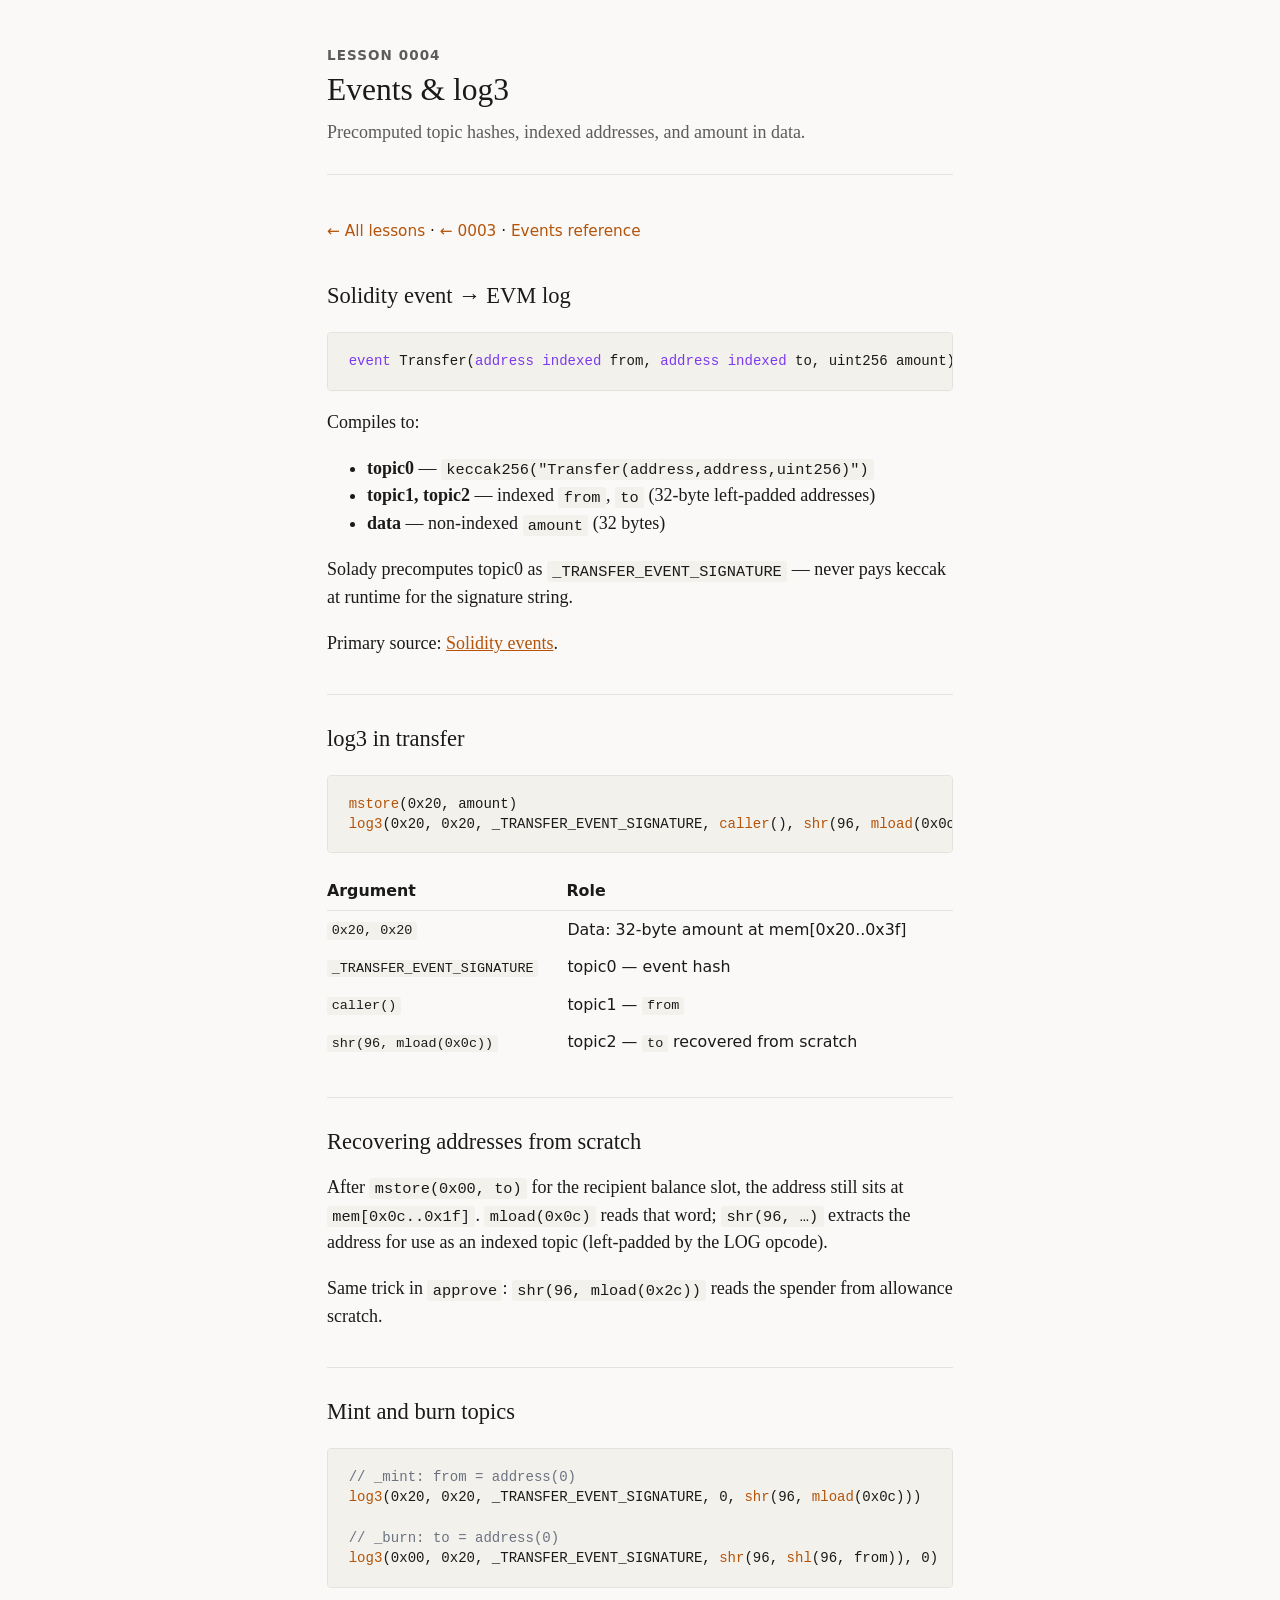
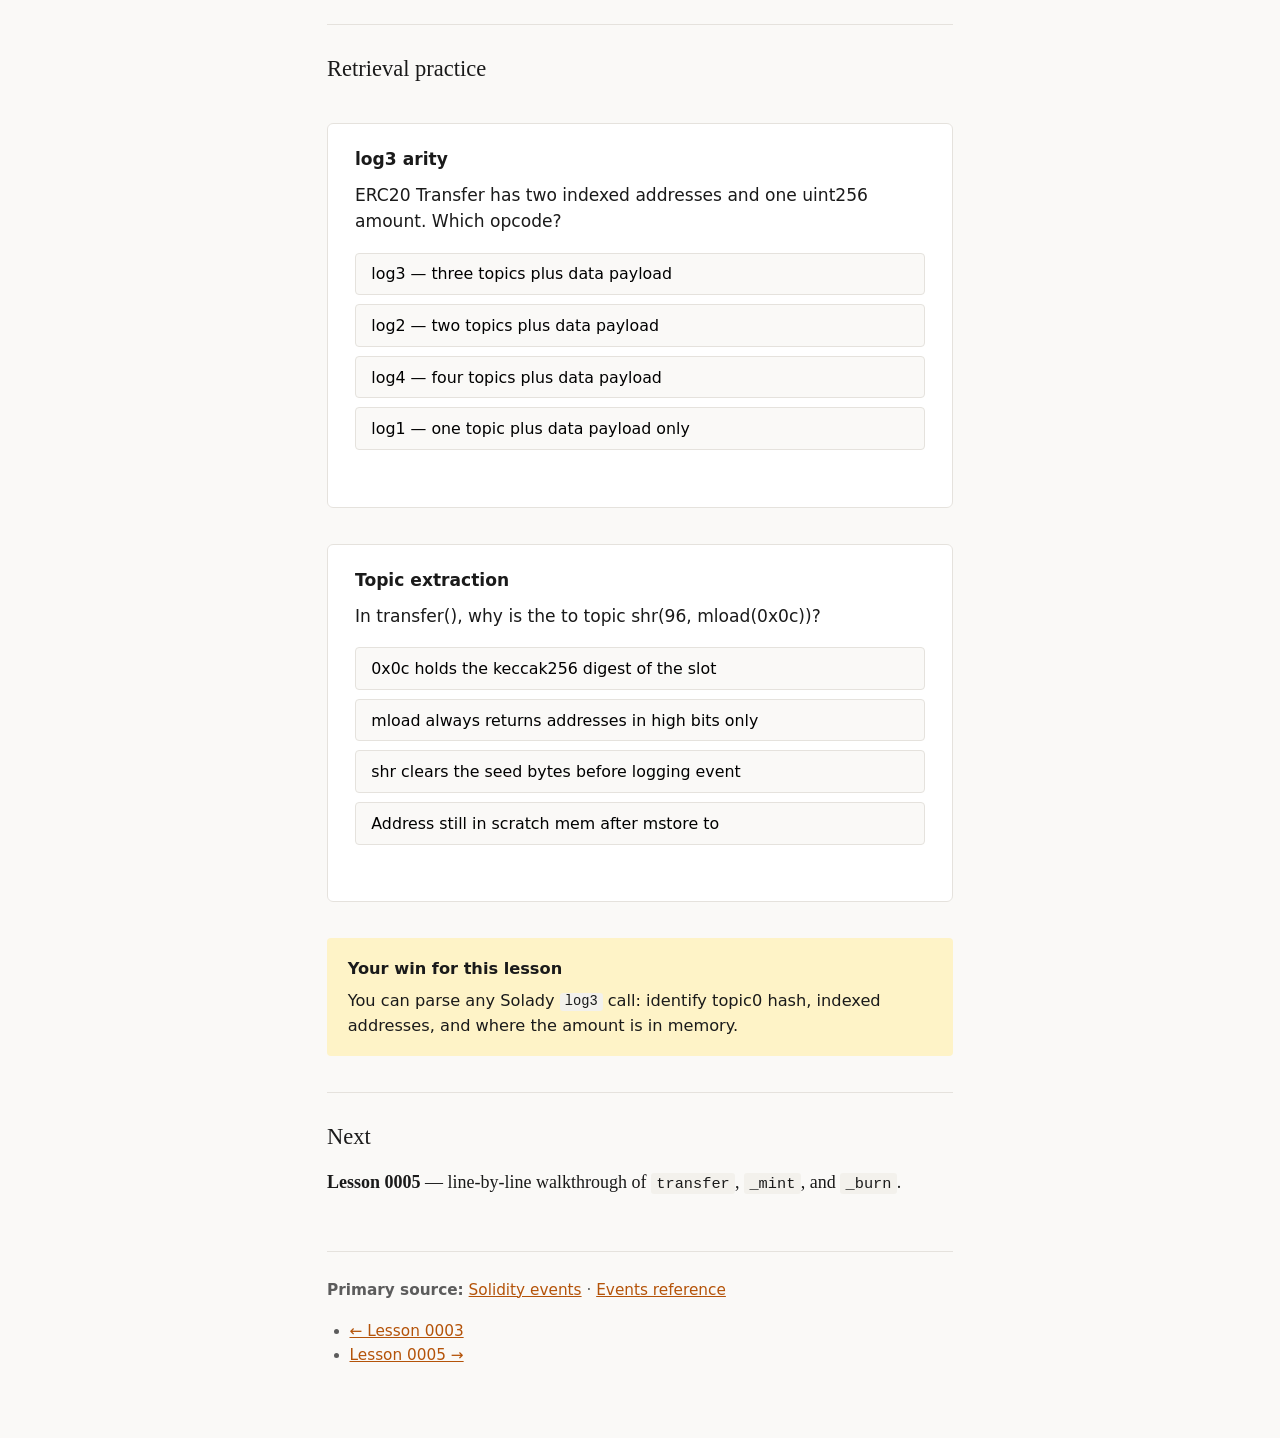
<file: learn-yul/lessons/0004-events-log3.html>
<!DOCTYPE html>
<html lang="en">
<head>
  <meta charset="utf-8">
  <meta name="viewport" content="width=device-width, initial-scale=1">
  <title>Lesson 0004 — Events &amp; log3</title>
  <link rel="stylesheet" href="../assets/teach.css">
</head>
<body>

<header class="lesson-header">
  <div class="lesson-num">Lesson 0004</div>
  <h1>Events &amp; log3</h1>
  <p class="subtitle">Precomputed topic hashes, indexed addresses, and amount in data.</p>
</header>

<nav class="lesson-nav">
  <a href="index.html">← All lessons</a>
  ·
  <a href="0003-custom-errors-revert.html">← 0003</a>
  ·
  <a href="../reference/events-log3.html">Events reference</a>
</nav>

<h2>Solidity event → EVM log</h2>

<pre><code><span class="keyword">event</span> Transfer(<span class="keyword">address indexed</span> from, <span class="keyword">address indexed</span> to, uint256 amount);</code></pre>

<p>Compiles to:</p>

<ul>
  <li><strong>topic0</strong> — <code>keccak256("Transfer(address,address,uint256)")</code></li>
  <li><strong>topic1, topic2</strong> — indexed <code>from</code>, <code>to</code> (32-byte left-padded addresses)</li>
  <li><strong>data</strong> — non-indexed <code>amount</code> (32 bytes)</li>
</ul>

<p>Solady precomputes topic0 as <code>_TRANSFER_EVENT_SIGNATURE</code> — never pays keccak at runtime for the signature string.</p>

<p>Primary source: <a href="https://docs.soliditylang.org/en/latest/contracts.html#events">Solidity events</a>.</p>

<h2>log3 in transfer</h2>

<pre><code><span class="fn">mstore</span>(0x20, amount)
<span class="fn">log3</span>(0x20, 0x20, _TRANSFER_EVENT_SIGNATURE, <span class="fn">caller</span>(), <span class="fn">shr</span>(96, <span class="fn">mload</span>(0x0c)))</code></pre>

<table style="width:100%; font-family: var(--sans); font-size: 0.88rem; border-collapse: collapse; margin: 1rem 0;">
  <tr style="border-bottom: 1px solid var(--border);">
    <th style="text-align:left; padding: 0.4rem 0;">Argument</th>
    <th style="text-align:left; padding: 0.4rem 0;">Role</th>
  </tr>
  <tr><td style="padding: 0.35rem 0;"><code>0x20, 0x20</code></td><td>Data: 32-byte amount at mem[0x20..0x3f]</td></tr>
  <tr><td style="padding: 0.35rem 0;"><code>_TRANSFER_EVENT_SIGNATURE</code></td><td>topic0 — event hash</td></tr>
  <tr><td style="padding: 0.35rem 0;"><code>caller()</code></td><td>topic1 — <code>from</code></td></tr>
  <tr><td style="padding: 0.35rem 0;"><code>shr(96, mload(0x0c))</code></td><td>topic2 — <code>to</code> recovered from scratch</td></tr>
</table>

<h2>Recovering addresses from scratch</h2>

<p>
  After <code>mstore(0x00, to)</code> for the recipient balance slot, the address still sits at <code>mem[0x0c..0x1f]</code>.
  <code>mload(0x0c)</code> reads that word; <code>shr(96, …)</code> extracts the address for use as an indexed topic (left-padded by the LOG opcode).
</p>

<p>Same trick in <code>approve</code>: <code>shr(96, mload(0x2c))</code> reads the spender from allowance scratch.</p>

<h2>Mint and burn topics</h2>

<pre><code><span class="comment">// _mint: from = address(0)</span>
<span class="fn">log3</span>(0x20, 0x20, _TRANSFER_EVENT_SIGNATURE, 0, <span class="fn">shr</span>(96, <span class="fn">mload</span>(0x0c)))

<span class="comment">// _burn: to = address(0)</span>
<span class="fn">log3</span>(0x00, 0x20, _TRANSFER_EVENT_SIGNATURE, <span class="fn">shr</span>(96, <span class="fn">shl</span>(96, from)), 0)</code></pre>

<h2>Retrieval practice</h2>

<div class="quiz" data-quiz data-correct="0"
     data-explain="log3 takes (dataOffset, dataLen, topic0, topic1, topic2). Three indexed fields = LOG3. Amount is non-indexed data in memory.">
  <h3>log3 arity</h3>
  <p class="prompt">ERC20 Transfer has two indexed addresses and one uint256 amount. Which opcode?</p>
  <div class="quiz-options">
    <button data-index="0">log3 — three topics plus data payload</button>
    <button data-index="1">log2 — two topics plus data payload</button>
    <button data-index="2">log4 — four topics plus data payload</button>
    <button data-index="3">log1 — one topic plus data payload only</button>
  </div>
  <div class="quiz-feedback"></div>
</div>

<div class="quiz" data-quiz data-correct="3"
     data-explain="After mstore(0x00, to) for balance slot lookup, the address remains at mem[0x0c..0x1f]. mload(0x0c) then shr(96, ...) extracts it for the indexed to topic.">
  <h3>Topic extraction</h3>
  <p class="prompt">In transfer(), why is the to topic shr(96, mload(0x0c))?</p>
  <div class="quiz-options">
    <button data-index="0">0x0c holds the keccak256 digest of the slot</button>
    <button data-index="1">mload always returns addresses in high bits only</button>
    <button data-index="2">shr clears the seed bytes before logging event</button>
    <button data-index="3">Address still in scratch mem after mstore to</button>
  </div>
  <div class="quiz-feedback"></div>
</div>

<div class="callout">
  <strong>Your win for this lesson</strong>
  You can parse any Solady <code>log3</code> call: identify topic0 hash, indexed addresses, and where the amount is in memory.
</div>

<h2>Next</h2>
<p><strong>Lesson 0005</strong> — line-by-line walkthrough of <code>transfer</code>, <code>_mint</code>, and <code>_burn</code>.</p>

<footer class="lesson-footer">
  <p><strong>Primary source:</strong> <a href="https://docs.soliditylang.org/en/latest/contracts.html#events">Solidity events</a> · <a href="../reference/events-log3.html">Events reference</a></p>
  <ul>
    <li><a href="0003-custom-errors-revert.html">← Lesson 0003</a></li>
    <li><a href="0005-read-transfer-mint.html">Lesson 0005 →</a></li>
  </ul>
</footer>

<script src="../assets/quiz.js"></script>
</body>
</html>
</file>
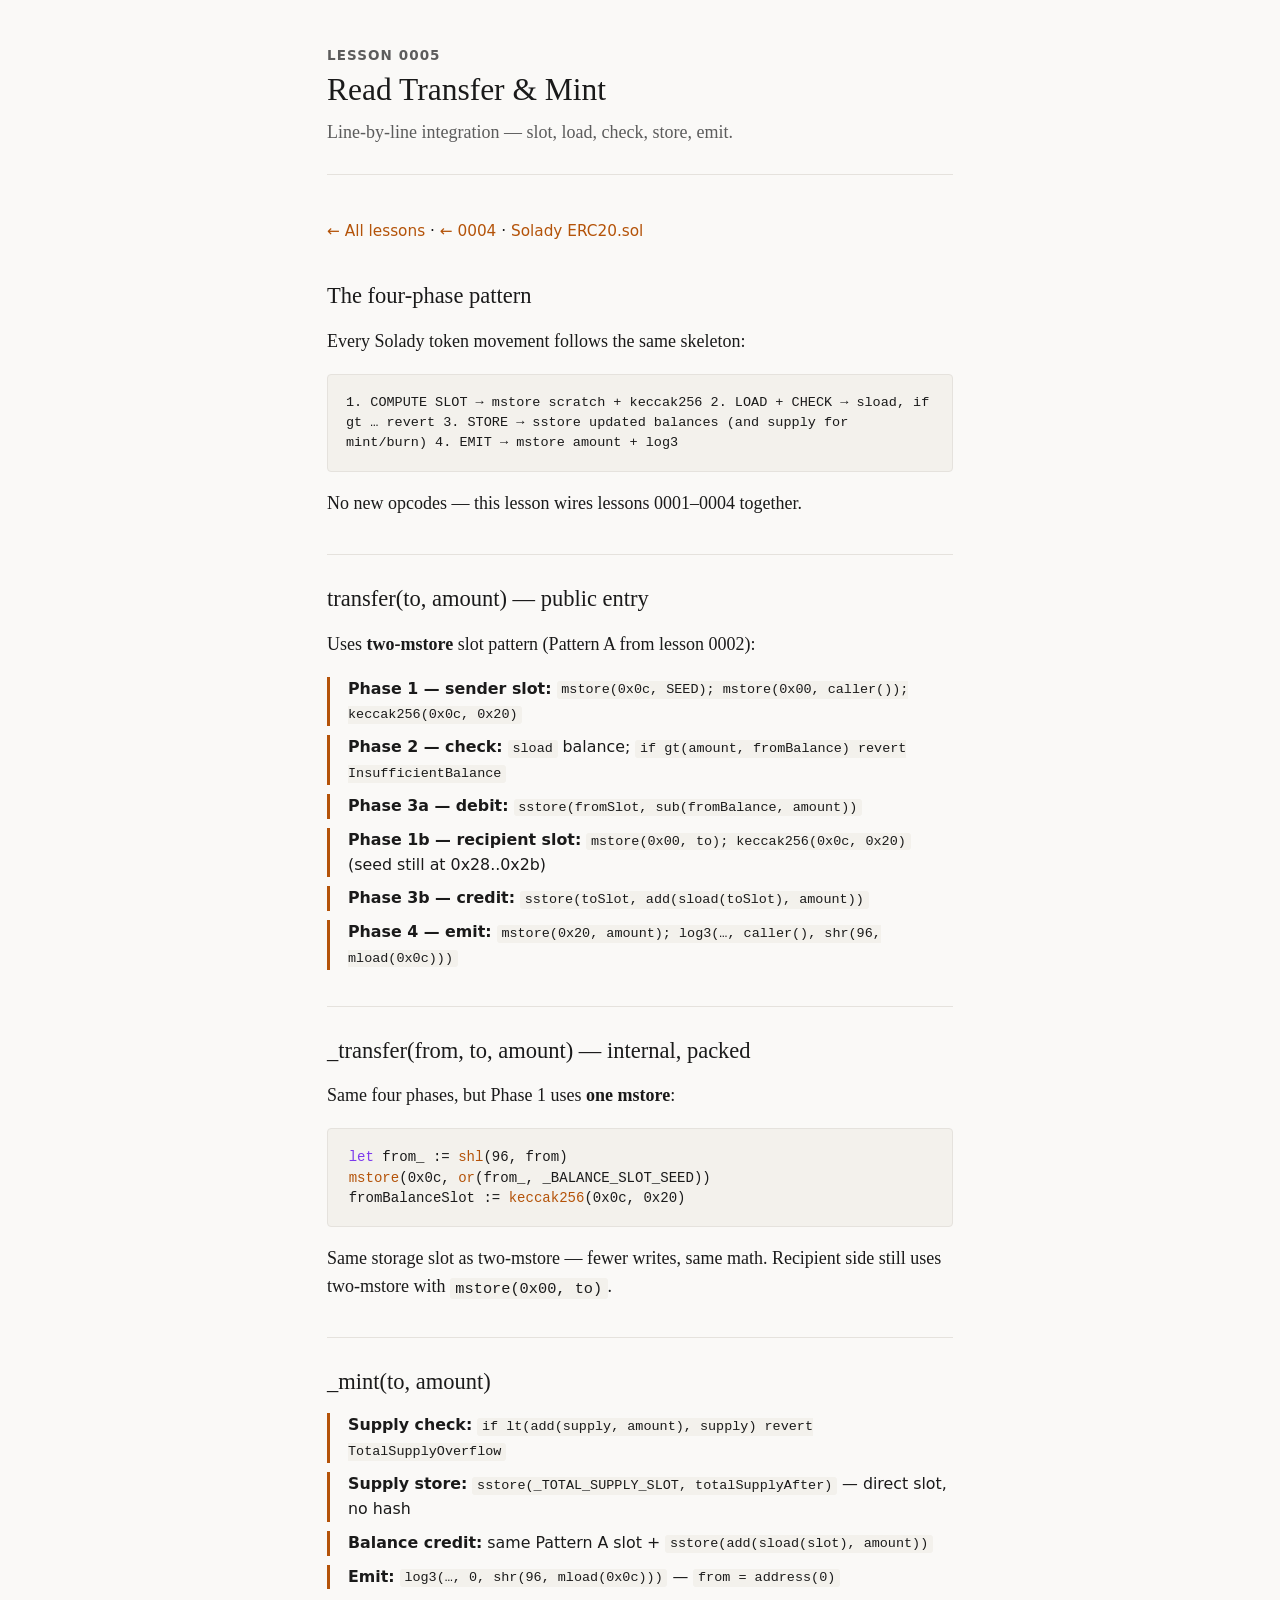
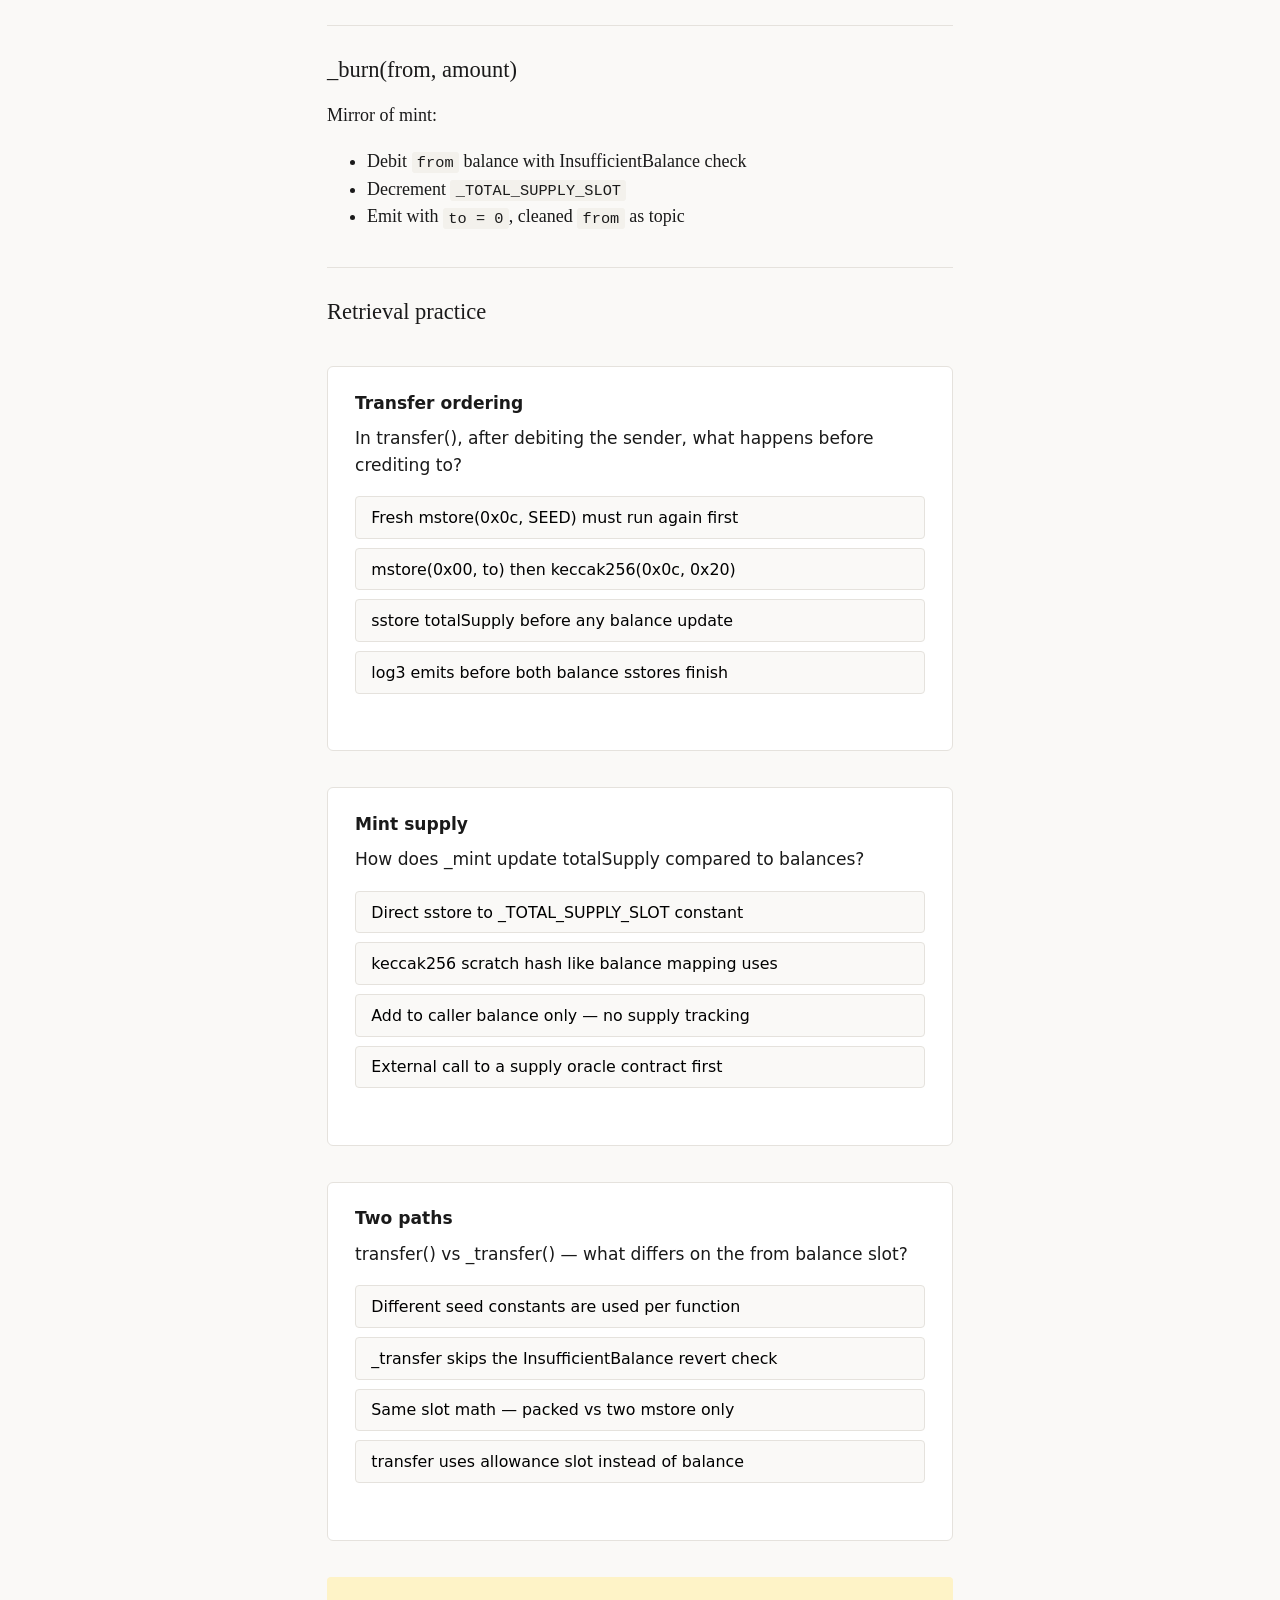
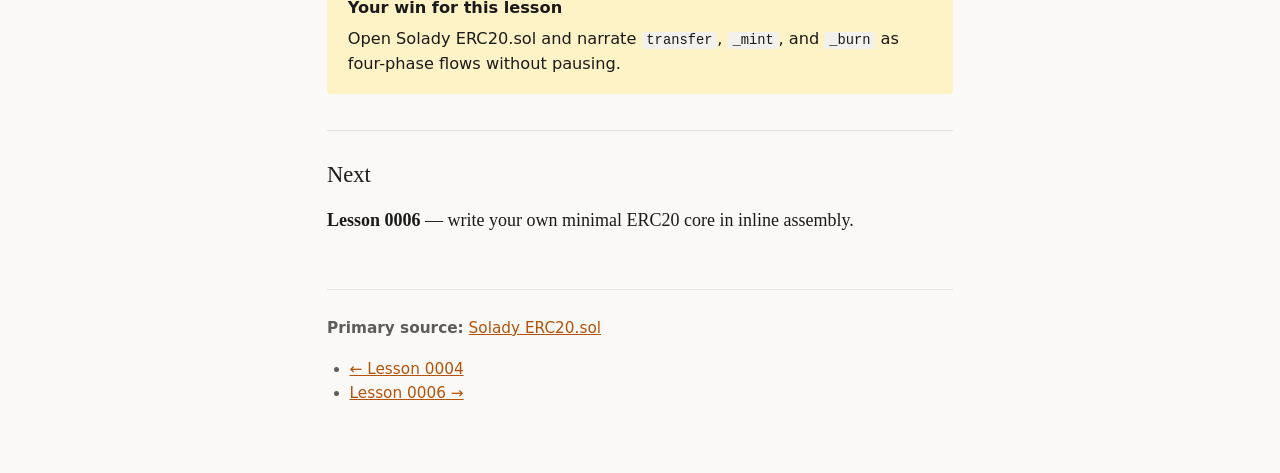
<file: learn-yul/lessons/0005-read-transfer-mint.html>
<!DOCTYPE html>
<html lang="en">
<head>
  <meta charset="utf-8">
  <meta name="viewport" content="width=device-width, initial-scale=1">
  <title>Lesson 0005 — Read Transfer &amp; Mint</title>
  <link rel="stylesheet" href="../assets/teach.css">
  <style>
    .flow { font-family: var(--mono); font-size: 0.75rem; line-height: 1.5; background: var(--code-bg); border: 1px solid var(--border); border-radius: 4px; padding: 1rem; margin: 1rem 0; overflow-x: auto; }
    .step { font-family: var(--sans); font-size: 0.88rem; margin: 0.5rem 0; padding-left: 1rem; border-left: 3px solid var(--accent); }
  </style>
</head>
<body>

<header class="lesson-header">
  <div class="lesson-num">Lesson 0005</div>
  <h1>Read Transfer &amp; Mint</h1>
  <p class="subtitle">Line-by-line integration — slot, load, check, store, emit.</p>
</header>

<nav class="lesson-nav">
  <a href="index.html">← All lessons</a>
  ·
  <a href="0004-events-log3.html">← 0004</a>
  ·
  <a href="https://github.com/Vectorized/solady/blob/main/src/tokens/ERC20.sol">Solady ERC20.sol</a>
</nav>

<h2>The four-phase pattern</h2>

<p>Every Solady token movement follows the same skeleton:</p>

<div class="flow">1. COMPUTE SLOT  →  mstore scratch + keccak256
2. LOAD + CHECK  →  sload, if gt … revert
3. STORE         →  sstore updated balances (and supply for mint/burn)
4. EMIT          →  mstore amount + log3</div>

<p>No new opcodes — this lesson wires lessons 0001–0004 together.</p>

<h2>transfer(to, amount) — public entry</h2>

<p>Uses <strong>two-mstore</strong> slot pattern (Pattern A from lesson 0002):</p>

<div class="step"><strong>Phase 1 — sender slot:</strong> <code>mstore(0x0c, SEED); mstore(0x00, caller()); keccak256(0x0c, 0x20)</code></div>
<div class="step"><strong>Phase 2 — check:</strong> <code>sload</code> balance; <code>if gt(amount, fromBalance) revert InsufficientBalance</code></div>
<div class="step"><strong>Phase 3a — debit:</strong> <code>sstore(fromSlot, sub(fromBalance, amount))</code></div>
<div class="step"><strong>Phase 1b — recipient slot:</strong> <code>mstore(0x00, to); keccak256(0x0c, 0x20)</code> (seed still at 0x28..0x2b)</div>
<div class="step"><strong>Phase 3b — credit:</strong> <code>sstore(toSlot, add(sload(toSlot), amount))</code></div>
<div class="step"><strong>Phase 4 — emit:</strong> <code>mstore(0x20, amount); log3(…, caller(), shr(96, mload(0x0c)))</code></div>

<h2>_transfer(from, to, amount) — internal, packed</h2>

<p>Same four phases, but Phase 1 uses <strong>one mstore</strong>:</p>

<pre><code><span class="keyword">let</span> from_ := <span class="fn">shl</span>(96, from)
<span class="fn">mstore</span>(0x0c, <span class="fn">or</span>(from_, _BALANCE_SLOT_SEED))
fromBalanceSlot := <span class="fn">keccak256</span>(0x0c, 0x20)</code></pre>

<p>Same storage slot as two-mstore — fewer writes, same math. Recipient side still uses two-mstore with <code>mstore(0x00, to)</code>.</p>

<h2>_mint(to, amount)</h2>

<div class="step"><strong>Supply check:</strong> <code>if lt(add(supply, amount), supply) revert TotalSupplyOverflow</code></div>
<div class="step"><strong>Supply store:</strong> <code>sstore(_TOTAL_SUPPLY_SLOT, totalSupplyAfter)</code> — direct slot, no hash</div>
<div class="step"><strong>Balance credit:</strong> same Pattern A slot + <code>sstore(add(sload(slot), amount))</code></div>
<div class="step"><strong>Emit:</strong> <code>log3(…, 0, shr(96, mload(0x0c)))</code> — <code>from = address(0)</code></div>

<h2>_burn(from, amount)</h2>

<p>Mirror of mint:</p>

<ul>
  <li>Debit <code>from</code> balance with InsufficientBalance check</li>
  <li>Decrement <code>_TOTAL_SUPPLY_SLOT</code></li>
  <li>Emit with <code>to = 0</code>, cleaned <code>from</code> as topic</li>
</ul>

<h2>Retrieval practice</h2>

<div class="quiz" data-quiz data-correct="1"
     data-explain="After debiting the sender, mstore(0x00, to) reuses scratch — seed at 0x28..0x2b persists from the first mstore(0x0c, SEED). Only the owner word at 0x00..0x1f is overwritten.">
  <h3>Transfer ordering</h3>
  <p class="prompt">In transfer(), after debiting the sender, what happens before crediting to?</p>
  <div class="quiz-options">
    <button data-index="0">Fresh mstore(0x0c, SEED) must run again first</button>
    <button data-index="1">mstore(0x00, to) then keccak256(0x0c, 0x20)</button>
    <button data-index="2">sstore totalSupply before any balance update</button>
    <button data-index="3">log3 emits before both balance sstores finish</button>
  </div>
  <div class="quiz-feedback"></div>
</div>

<div class="quiz" data-quiz data-correct="0"
     data-explain="_mint increases _TOTAL_SUPPLY_SLOT via direct sload/sstore — no keccak256. Only mapping values (balances) use hashed slots.">
  <h3>Mint supply</h3>
  <p class="prompt">How does _mint update totalSupply compared to balances?</p>
  <div class="quiz-options">
    <button data-index="0">Direct sstore to _TOTAL_SUPPLY_SLOT constant</button>
    <button data-index="1">keccak256 scratch hash like balance mapping uses</button>
    <button data-index="2">Add to caller balance only — no supply tracking</button>
    <button data-index="3">External call to a supply oracle contract first</button>
  </div>
  <div class="quiz-feedback"></div>
</div>

<div class="quiz" data-quiz data-correct="2"
     data-explain="Both compute the same balance slot for the same address. _transfer saves one mstore on the from side via or(shl(96, from), SEED).">
  <h3>Two paths</h3>
  <p class="prompt">transfer() vs _transfer() — what differs on the from balance slot?</p>
  <div class="quiz-options">
    <button data-index="0">Different seed constants are used per function</button>
    <button data-index="1">_transfer skips the InsufficientBalance revert check</button>
    <button data-index="2">Same slot math — packed vs two mstore only</button>
    <button data-index="3">transfer uses allowance slot instead of balance</button>
  </div>
  <div class="quiz-feedback"></div>
</div>

<div class="callout">
  <strong>Your win for this lesson</strong>
  Open Solady ERC20.sol and narrate <code>transfer</code>, <code>_mint</code>, and <code>_burn</code> as four-phase flows without pausing.
</div>

<h2>Next</h2>
<p><strong>Lesson 0006</strong> — write your own minimal ERC20 core in inline assembly.</p>

<footer class="lesson-footer">
  <p><strong>Primary source:</strong> <a href="https://github.com/Vectorized/solady/blob/main/src/tokens/ERC20.sol">Solady ERC20.sol</a></p>
  <ul>
    <li><a href="0004-events-log3.html">← Lesson 0004</a></li>
    <li><a href="0006-write-minimal-erc20.html">Lesson 0006 →</a></li>
  </ul>
</footer>

<script src="../assets/quiz.js"></script>
</body>
</html>
</file>
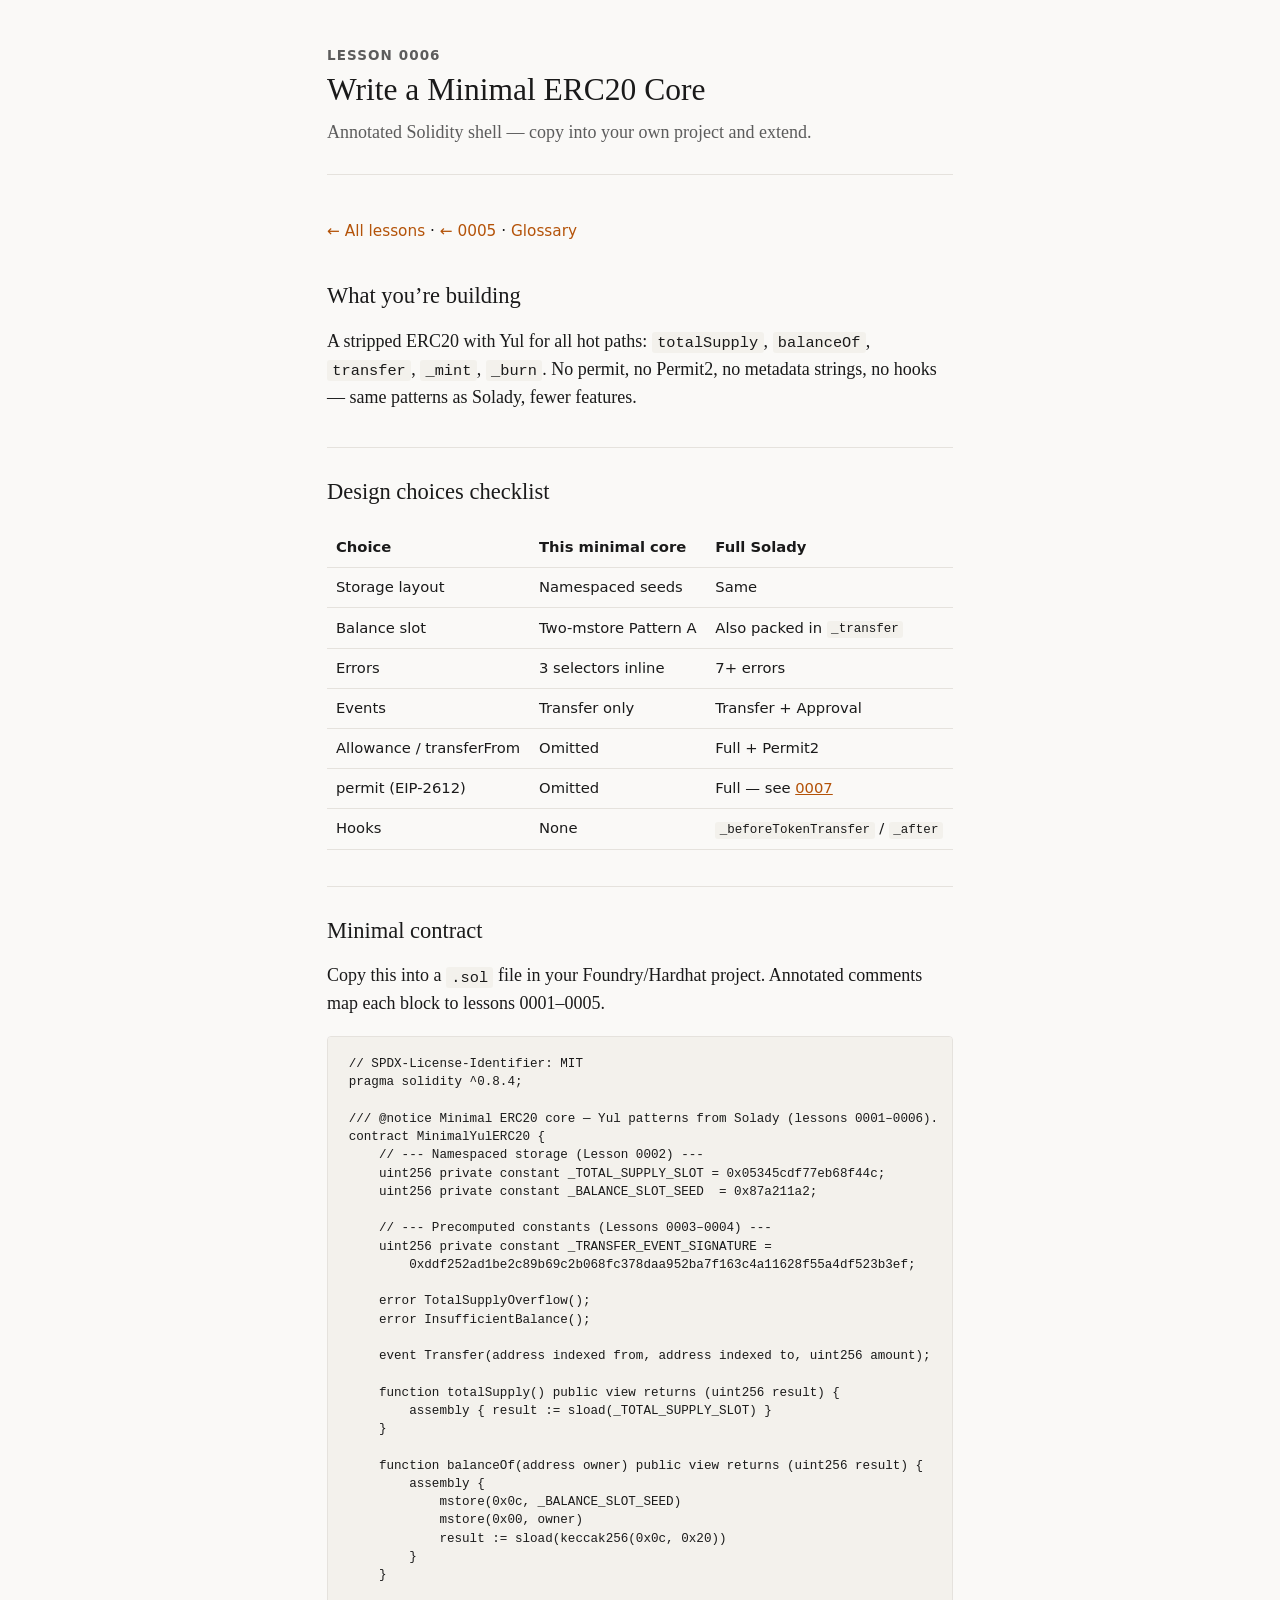
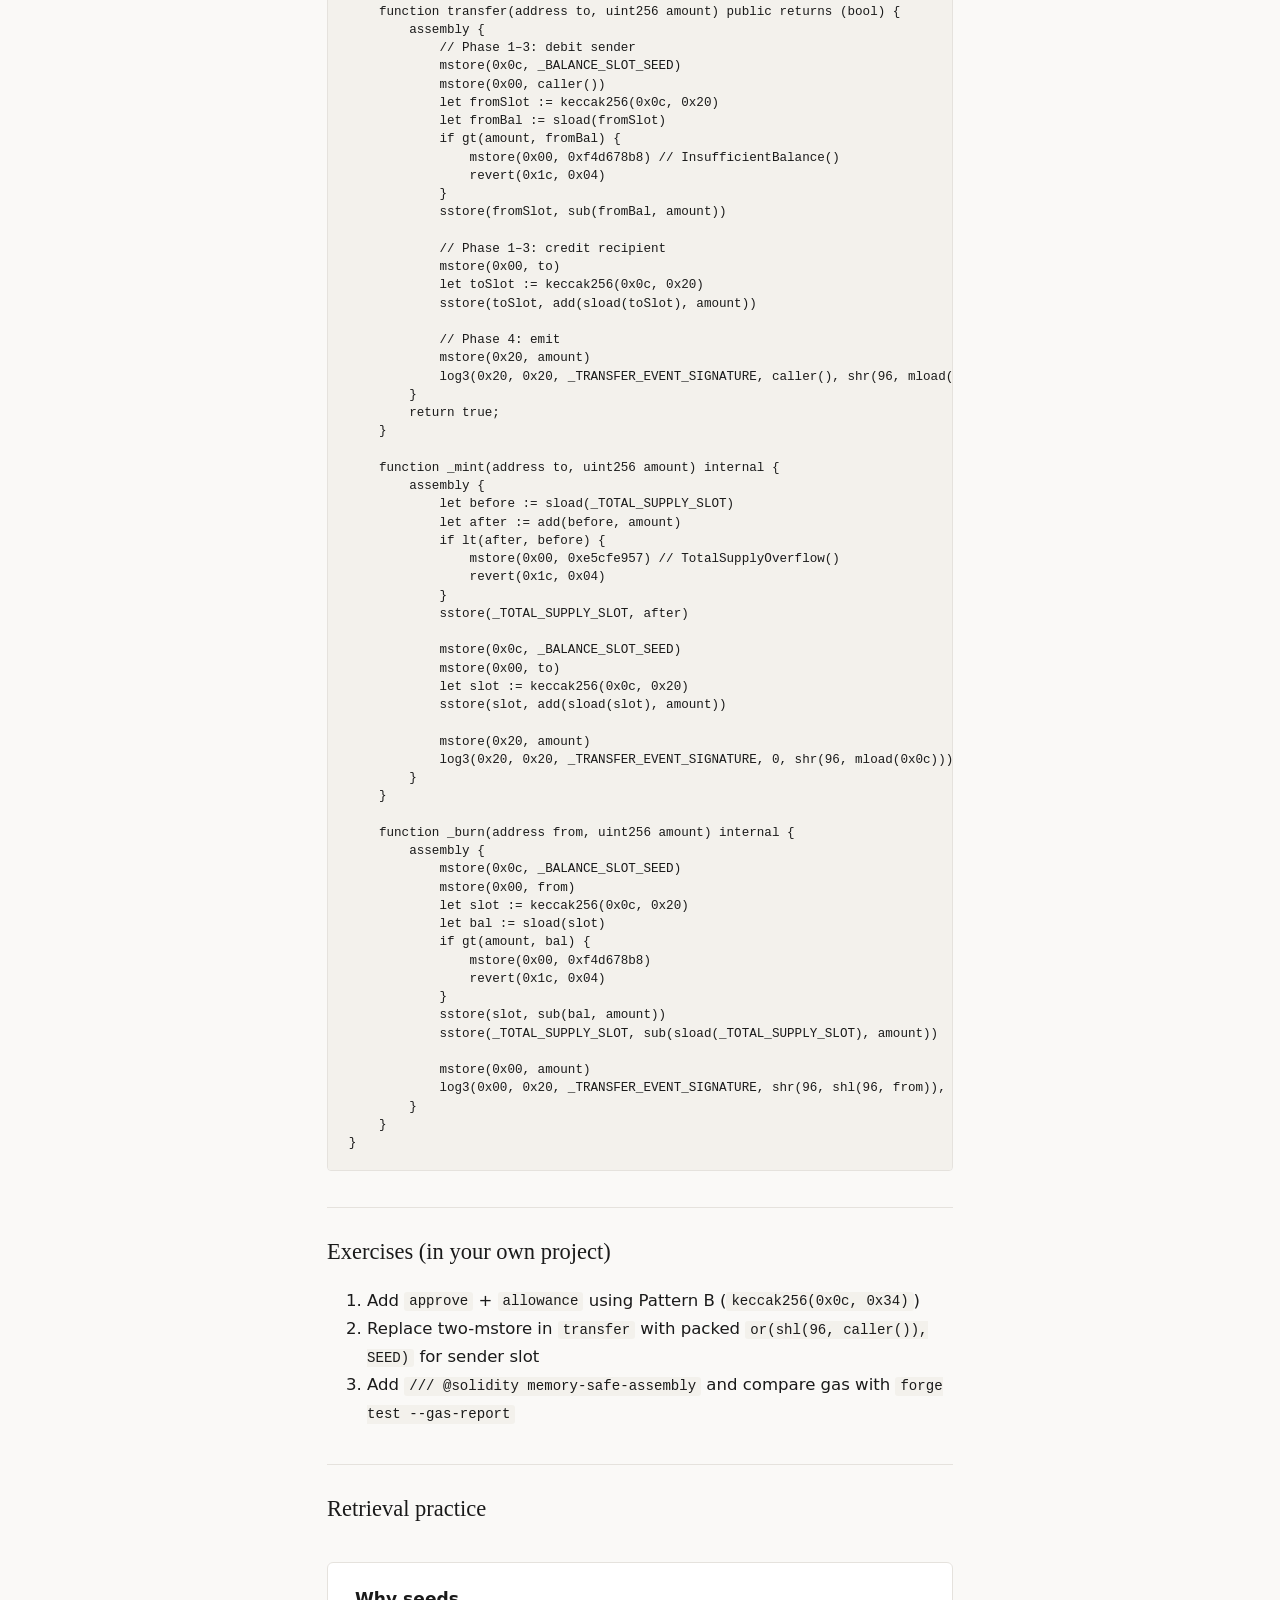
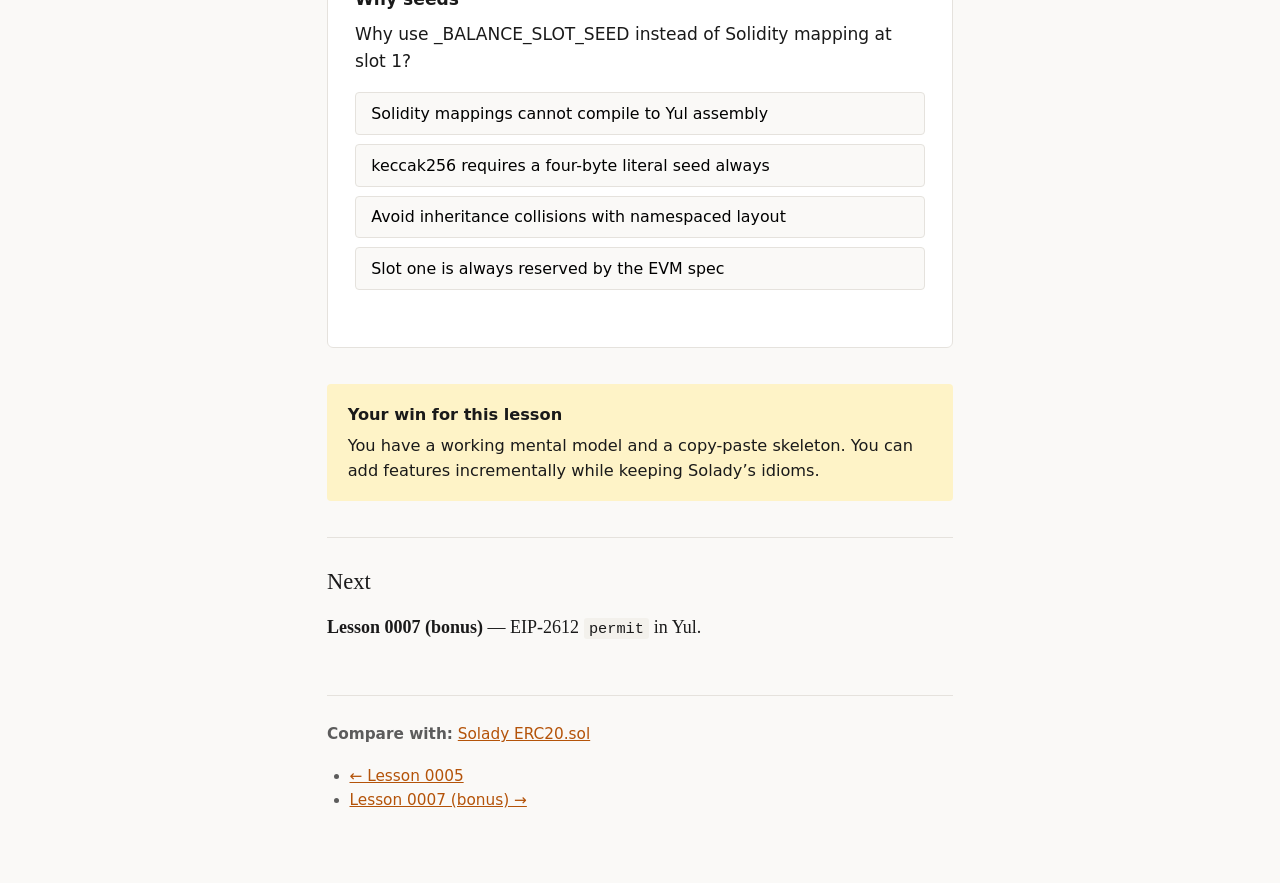
<file: learn-yul/lessons/0006-write-minimal-erc20.html>
<!DOCTYPE html>
<html lang="en">
<head>
  <meta charset="utf-8">
  <meta name="viewport" content="width=device-width, initial-scale=1">
  <title>Lesson 0006 — Write Minimal ERC20 Core</title>
  <link rel="stylesheet" href="../assets/teach.css">
  <style>
    table { width: 100%; border-collapse: collapse; font-family: var(--sans); font-size: 0.82rem; margin: 1rem 0; }
    th, td { text-align: left; padding: 0.45rem 0.5rem; border-bottom: 1px solid var(--border); vertical-align: top; }
    th { font-weight: 600; }
    pre { font-size: 0.7rem; }
  </style>
</head>
<body>

<header class="lesson-header">
  <div class="lesson-num">Lesson 0006</div>
  <h1>Write a Minimal ERC20 Core</h1>
  <p class="subtitle">Annotated Solidity shell — copy into your own project and extend.</p>
</header>

<nav class="lesson-nav">
  <a href="index.html">← All lessons</a>
  ·
  <a href="0005-read-transfer-mint.html">← 0005</a>
  ·
  <a href="../reference/glossary.html">Glossary</a>
</nav>

<h2>What you’re building</h2>

<p>
  A stripped ERC20 with Yul for all hot paths: <code>totalSupply</code>, <code>balanceOf</code>, <code>transfer</code>, <code>_mint</code>, <code>_burn</code>.
  No permit, no Permit2, no metadata strings, no hooks — same patterns as Solady, fewer features.
</p>

<h2>Design choices checklist</h2>

<table>
  <tr><th>Choice</th><th>This minimal core</th><th>Full Solady</th></tr>
  <tr><td>Storage layout</td><td>Namespaced seeds</td><td>Same</td></tr>
  <tr><td>Balance slot</td><td>Two-mstore Pattern A</td><td>Also packed in <code>_transfer</code></td></tr>
  <tr><td>Errors</td><td>3 selectors inline</td><td>7+ errors</td></tr>
  <tr><td>Events</td><td>Transfer only</td><td>Transfer + Approval</td></tr>
  <tr><td>Allowance / transferFrom</td><td>Omitted</td><td>Full + Permit2</td></tr>
  <tr><td>permit (EIP-2612)</td><td>Omitted</td><td>Full — see <a href="0007-permit-eip2612.html">0007</a></td></tr>
  <tr><td>Hooks</td><td>None</td><td><code>_beforeTokenTransfer</code> / <code>_after</code></td></tr>
</table>

<h2>Minimal contract</h2>

<p>Copy this into a <code>.sol</code> file in your Foundry/Hardhat project. Annotated comments map each block to lessons 0001–0005.</p>

<pre><code>// SPDX-License-Identifier: MIT
pragma solidity ^0.8.4;

/// @notice Minimal ERC20 core — Yul patterns from Solady (lessons 0001–0006).
contract MinimalYulERC20 {
    // --- Namespaced storage (Lesson 0002) ---
    uint256 private constant _TOTAL_SUPPLY_SLOT = 0x05345cdf77eb68f44c;
    uint256 private constant _BALANCE_SLOT_SEED  = 0x87a211a2;

    // --- Precomputed constants (Lessons 0003–0004) ---
    uint256 private constant _TRANSFER_EVENT_SIGNATURE =
        0xddf252ad1be2c89b69c2b068fc378daa952ba7f163c4a11628f55a4df523b3ef;

    error TotalSupplyOverflow();
    error InsufficientBalance();

    event Transfer(address indexed from, address indexed to, uint256 amount);

    function totalSupply() public view returns (uint256 result) {
        assembly { result := sload(_TOTAL_SUPPLY_SLOT) }
    }

    function balanceOf(address owner) public view returns (uint256 result) {
        assembly {
            mstore(0x0c, _BALANCE_SLOT_SEED)
            mstore(0x00, owner)
            result := sload(keccak256(0x0c, 0x20))
        }
    }

    function transfer(address to, uint256 amount) public returns (bool) {
        assembly {
            // Phase 1–3: debit sender
            mstore(0x0c, _BALANCE_SLOT_SEED)
            mstore(0x00, caller())
            let fromSlot := keccak256(0x0c, 0x20)
            let fromBal := sload(fromSlot)
            if gt(amount, fromBal) {
                mstore(0x00, 0xf4d678b8) // InsufficientBalance()
                revert(0x1c, 0x04)
            }
            sstore(fromSlot, sub(fromBal, amount))

            // Phase 1–3: credit recipient
            mstore(0x00, to)
            let toSlot := keccak256(0x0c, 0x20)
            sstore(toSlot, add(sload(toSlot), amount))

            // Phase 4: emit
            mstore(0x20, amount)
            log3(0x20, 0x20, _TRANSFER_EVENT_SIGNATURE, caller(), shr(96, mload(0x0c)))
        }
        return true;
    }

    function _mint(address to, uint256 amount) internal {
        assembly {
            let before := sload(_TOTAL_SUPPLY_SLOT)
            let after := add(before, amount)
            if lt(after, before) {
                mstore(0x00, 0xe5cfe957) // TotalSupplyOverflow()
                revert(0x1c, 0x04)
            }
            sstore(_TOTAL_SUPPLY_SLOT, after)

            mstore(0x0c, _BALANCE_SLOT_SEED)
            mstore(0x00, to)
            let slot := keccak256(0x0c, 0x20)
            sstore(slot, add(sload(slot), amount))

            mstore(0x20, amount)
            log3(0x20, 0x20, _TRANSFER_EVENT_SIGNATURE, 0, shr(96, mload(0x0c)))
        }
    }

    function _burn(address from, uint256 amount) internal {
        assembly {
            mstore(0x0c, _BALANCE_SLOT_SEED)
            mstore(0x00, from)
            let slot := keccak256(0x0c, 0x20)
            let bal := sload(slot)
            if gt(amount, bal) {
                mstore(0x00, 0xf4d678b8)
                revert(0x1c, 0x04)
            }
            sstore(slot, sub(bal, amount))
            sstore(_TOTAL_SUPPLY_SLOT, sub(sload(_TOTAL_SUPPLY_SLOT), amount))

            mstore(0x00, amount)
            log3(0x00, 0x20, _TRANSFER_EVENT_SIGNATURE, shr(96, shl(96, from)), 0)
        }
    }
}</code></pre>

<h2>Exercises (in your own project)</h2>

<ol style="font-family: var(--sans); font-size: 0.92rem; line-height: 1.7;">
  <li>Add <code>approve</code> + <code>allowance</code> using Pattern B (<code>keccak256(0x0c, 0x34)</code>)</li>
  <li>Replace two-mstore in <code>transfer</code> with packed <code>or(shl(96, caller()), SEED)</code> for sender slot</li>
  <li>Add <code>/// @solidity memory-safe-assembly</code> and compare gas with <code>forge test --gas-report</code></li>
</ol>

<h2>Retrieval practice</h2>

<div class="quiz" data-quiz data-correct="2"
     data-explain="Namespaced seeds decouple storage from compiler slot order — inherited contracts won't shift your balance mapping base.">
  <h3>Why seeds</h3>
  <p class="prompt">Why use _BALANCE_SLOT_SEED instead of Solidity mapping at slot 1?</p>
  <div class="quiz-options">
    <button data-index="0">Solidity mappings cannot compile to Yul assembly</button>
    <button data-index="1">keccak256 requires a four-byte literal seed always</button>
    <button data-index="2">Avoid inheritance collisions with namespaced layout</button>
    <button data-index="3">Slot one is always reserved by the EVM spec</button>
  </div>
  <div class="quiz-feedback"></div>
</div>

<div class="callout">
  <strong>Your win for this lesson</strong>
  You have a working mental model and a copy-paste skeleton. You can add features incrementally while keeping Solady’s idioms.
</div>

<h2>Next</h2>
<p><strong>Lesson 0007 (bonus)</strong> — EIP-2612 <code>permit</code> in Yul.</p>

<footer class="lesson-footer">
  <p><strong>Compare with:</strong> <a href="https://github.com/Vectorized/solady/blob/main/src/tokens/ERC20.sol">Solady ERC20.sol</a></p>
  <ul>
    <li><a href="0005-read-transfer-mint.html">← Lesson 0005</a></li>
    <li><a href="0007-permit-eip2612.html">Lesson 0007 (bonus) →</a></li>
  </ul>
</footer>

<script src="../assets/quiz.js"></script>
</body>
</html>
</file>
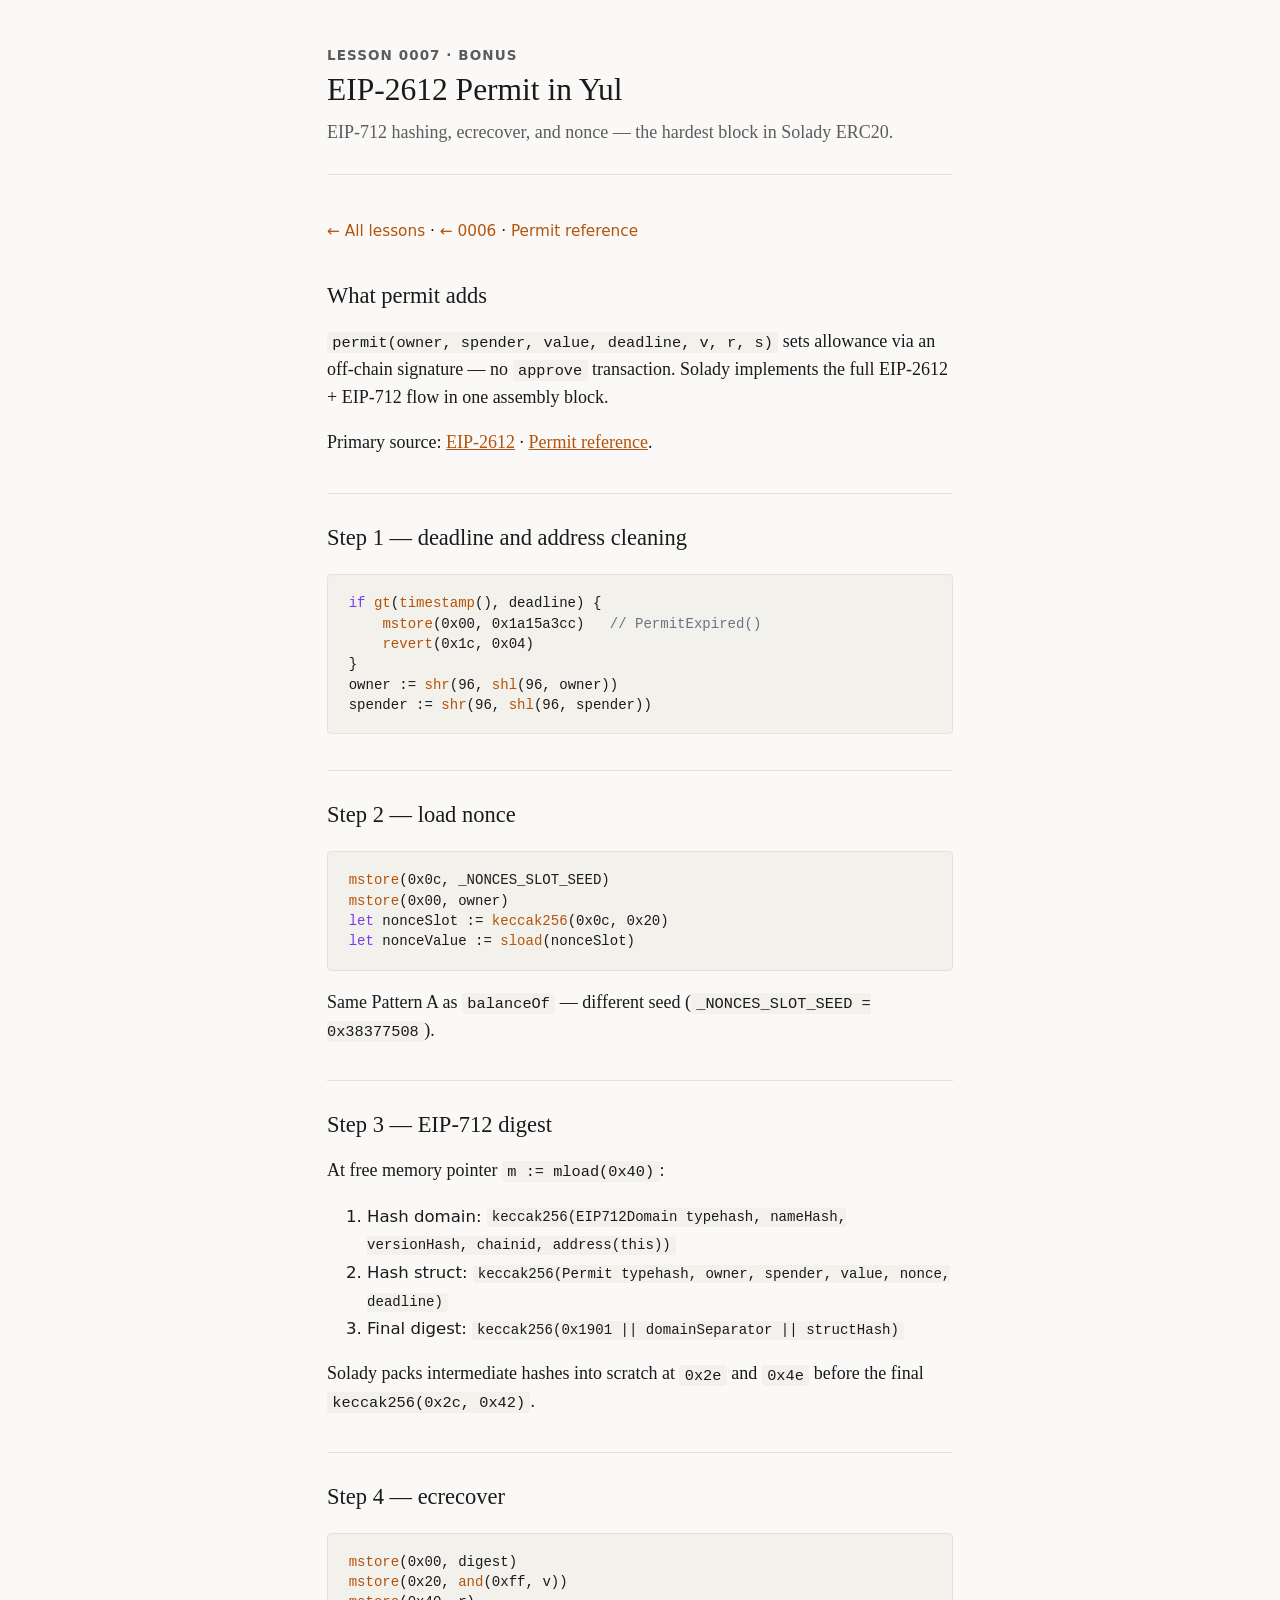
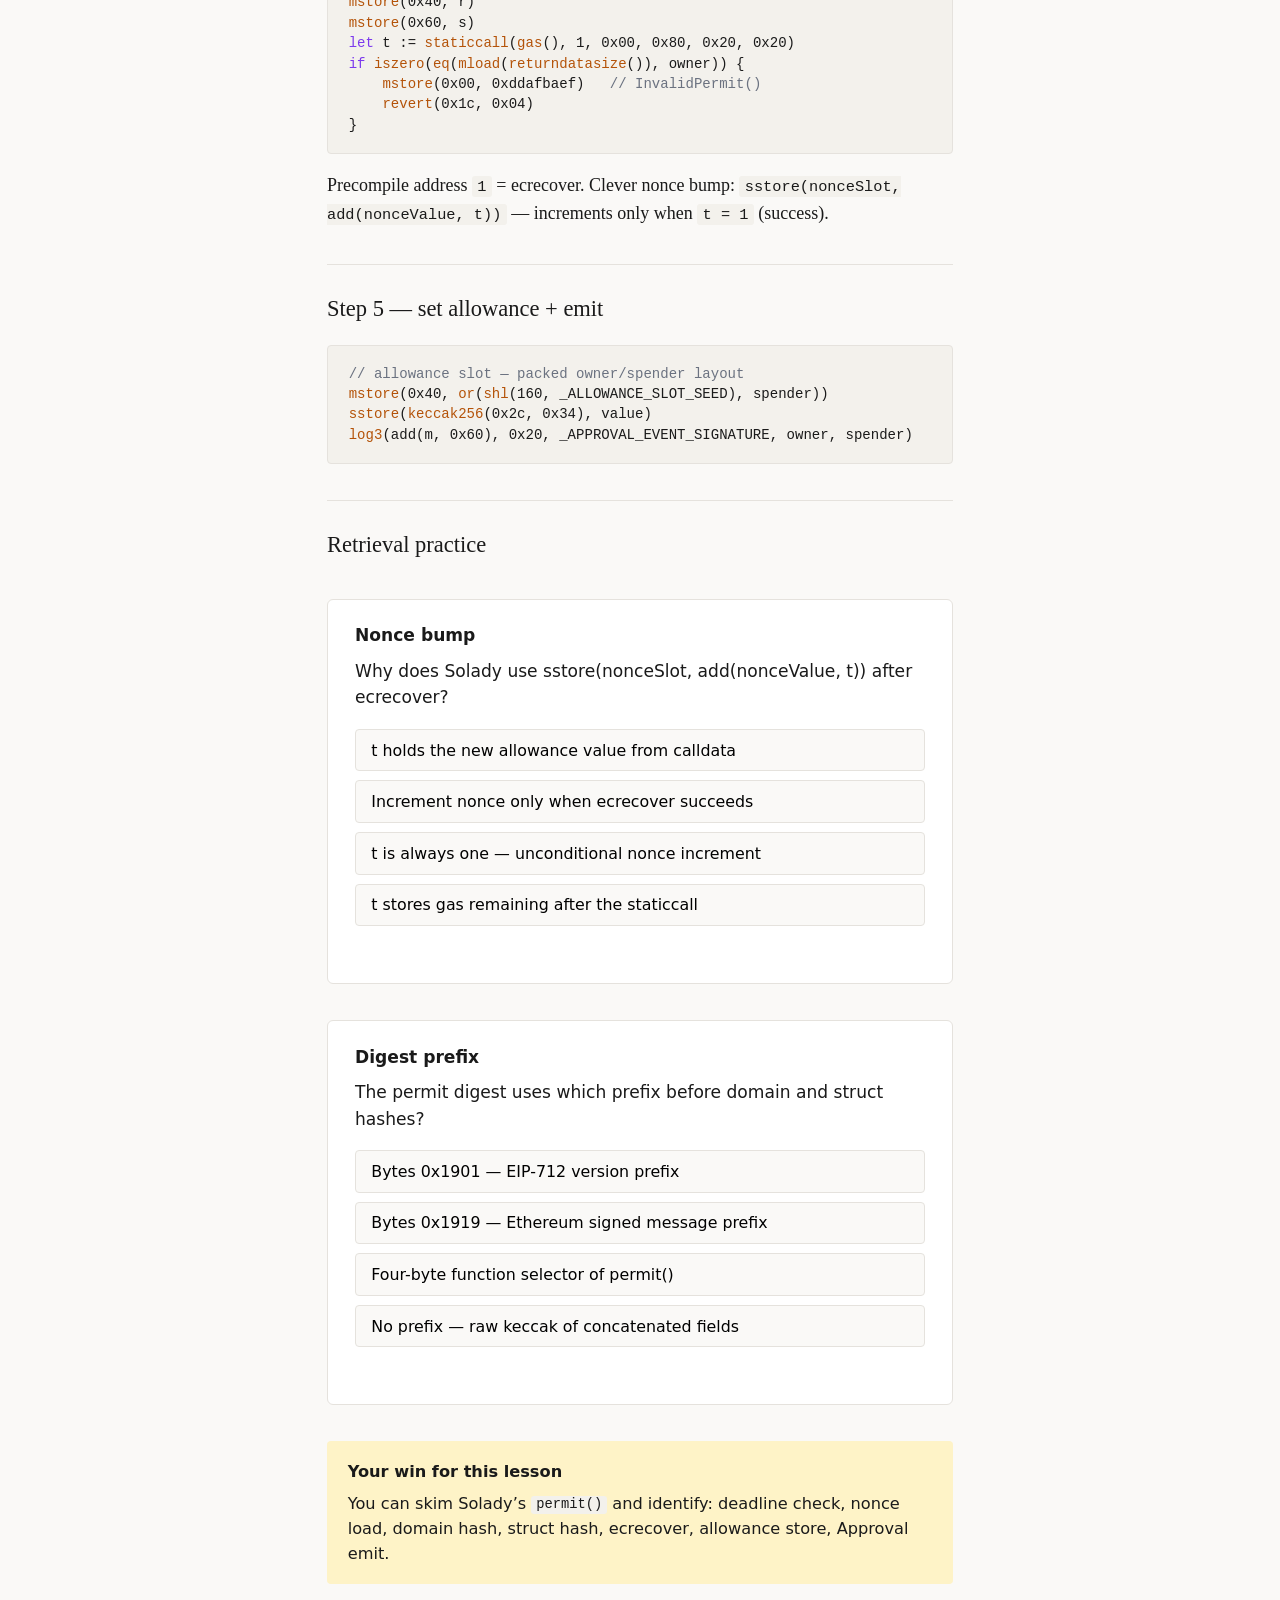
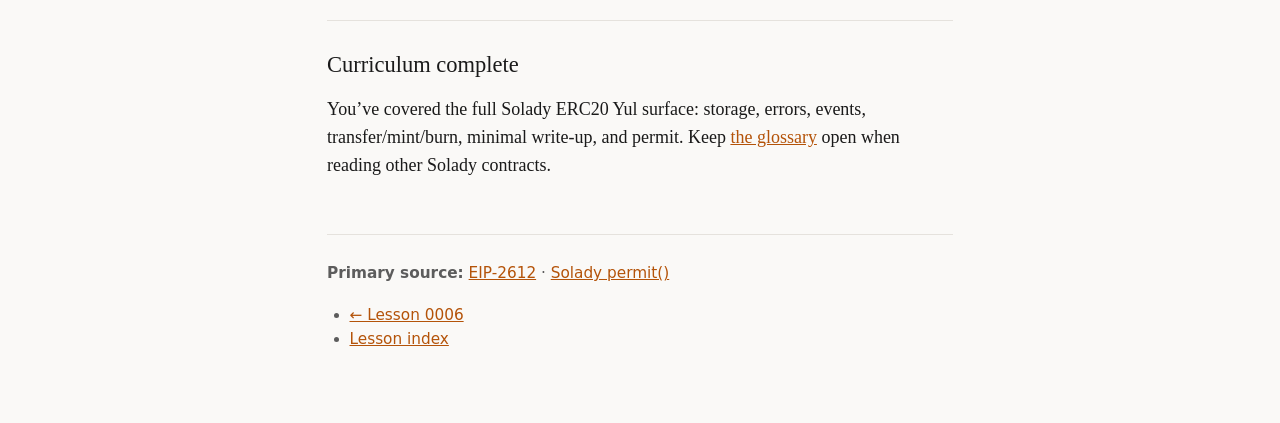
<file: learn-yul/lessons/0007-permit-eip2612.html>
<!DOCTYPE html>
<html lang="en">
<head>
  <meta charset="utf-8">
  <meta name="viewport" content="width=device-width, initial-scale=1">
  <title>Lesson 0007 — EIP-2612 Permit (Bonus)</title>
  <link rel="stylesheet" href="../assets/teach.css">
</head>
<body>

<header class="lesson-header">
  <div class="lesson-num">Lesson 0007 · Bonus</div>
  <h1>EIP-2612 Permit in Yul</h1>
  <p class="subtitle">EIP-712 hashing, ecrecover, and nonce — the hardest block in Solady ERC20.</p>
</header>

<nav class="lesson-nav">
  <a href="index.html">← All lessons</a>
  ·
  <a href="0006-write-minimal-erc20.html">← 0006</a>
  ·
  <a href="../reference/permit-eip2612.html">Permit reference</a>
</nav>

<h2>What permit adds</h2>

<p>
  <code>permit(owner, spender, value, deadline, v, r, s)</code> sets allowance via an off-chain signature —
  no <code>approve</code> transaction. Solady implements the full EIP-2612 + EIP-712 flow in one assembly block.
</p>

<p>Primary source: <a href="https://eips.ethereum.org/EIPS/eip-2612">EIP-2612</a> · <a href="../reference/permit-eip2612.html">Permit reference</a>.</p>

<h2>Step 1 — deadline and address cleaning</h2>

<pre><code><span class="keyword">if</span> <span class="fn">gt</span>(<span class="fn">timestamp</span>(), deadline) {
    <span class="fn">mstore</span>(0x00, 0x1a15a3cc)   <span class="comment">// PermitExpired()</span>
    <span class="fn">revert</span>(0x1c, 0x04)
}
owner := <span class="fn">shr</span>(96, <span class="fn">shl</span>(96, owner))
spender := <span class="fn">shr</span>(96, <span class="fn">shl</span>(96, spender))</code></pre>

<h2>Step 2 — load nonce</h2>

<pre><code><span class="fn">mstore</span>(0x0c, _NONCES_SLOT_SEED)
<span class="fn">mstore</span>(0x00, owner)
<span class="keyword">let</span> nonceSlot := <span class="fn">keccak256</span>(0x0c, 0x20)
<span class="keyword">let</span> nonceValue := <span class="fn">sload</span>(nonceSlot)</code></pre>

<p>Same Pattern A as <code>balanceOf</code> — different seed (<code>_NONCES_SLOT_SEED = 0x38377508</code>).</p>

<h2>Step 3 — EIP-712 digest</h2>

<p>At free memory pointer <code>m := mload(0x40)</code>:</p>

<ol style="font-family: var(--sans); font-size: 0.92rem; line-height: 1.7;">
  <li>Hash domain: <code>keccak256(EIP712Domain typehash, nameHash, versionHash, chainid, address(this))</code></li>
  <li>Hash struct: <code>keccak256(Permit typehash, owner, spender, value, nonce, deadline)</code></li>
  <li>Final digest: <code>keccak256(0x1901 || domainSeparator || structHash)</code></li>
</ol>

<p>Solady packs intermediate hashes into scratch at <code>0x2e</code> and <code>0x4e</code> before the final <code>keccak256(0x2c, 0x42)</code>.</p>

<h2>Step 4 — ecrecover</h2>

<pre><code><span class="fn">mstore</span>(0x00, digest)
<span class="fn">mstore</span>(0x20, <span class="fn">and</span>(0xff, v))
<span class="fn">mstore</span>(0x40, r)
<span class="fn">mstore</span>(0x60, s)
<span class="keyword">let</span> t := <span class="fn">staticcall</span>(<span class="fn">gas</span>(), 1, 0x00, 0x80, 0x20, 0x20)
<span class="keyword">if</span> <span class="fn">iszero</span>(<span class="fn">eq</span>(<span class="fn">mload</span>(<span class="fn">returndatasize</span>()), owner)) {
    <span class="fn">mstore</span>(0x00, 0xddafbaef)   <span class="comment">// InvalidPermit()</span>
    <span class="fn">revert</span>(0x1c, 0x04)
}</code></pre>

<p>
  Precompile address <code>1</code> = ecrecover.
  Clever nonce bump: <code>sstore(nonceSlot, add(nonceValue, t))</code> — increments only when <code>t = 1</code> (success).
</p>

<h2>Step 5 — set allowance + emit</h2>

<pre><code><span class="comment">// allowance slot — packed owner/spender layout</span>
<span class="fn">mstore</span>(0x40, <span class="fn">or</span>(<span class="fn">shl</span>(160, _ALLOWANCE_SLOT_SEED), spender))
<span class="fn">sstore</span>(<span class="fn">keccak256</span>(0x2c, 0x34), value)
<span class="fn">log3</span>(add(m, 0x60), 0x20, _APPROVAL_EVENT_SIGNATURE, owner, spender)</code></pre>

<h2>Retrieval practice</h2>

<div class="quiz" data-quiz data-correct="1"
     data-explain="add(nonceValue, t) adds 1 only when staticcall succeeds (t=1). Failed ecrecover leaves nonce unchanged.">
  <h3>Nonce bump</h3>
  <p class="prompt">Why does Solady use sstore(nonceSlot, add(nonceValue, t)) after ecrecover?</p>
  <div class="quiz-options">
    <button data-index="0">t holds the new allowance value from calldata</button>
    <button data-index="1">Increment nonce only when ecrecover succeeds</button>
    <button data-index="2">t is always one — unconditional nonce increment</button>
    <button data-index="3">t stores gas remaining after the staticcall</button>
  </div>
  <div class="quiz-feedback"></div>
</div>

<div class="quiz" data-quiz data-correct="0"
     data-explain="EIP-712 signed data uses 0x1901 as prefix byte before domain separator and struct hash — not the ERC-191 version alone.">
  <h3>Digest prefix</h3>
  <p class="prompt">The permit digest uses which prefix before domain and struct hashes?</p>
  <div class="quiz-options">
    <button data-index="0">Bytes 0x1901 — EIP-712 version prefix</button>
    <button data-index="1">Bytes 0x1919 — Ethereum signed message prefix</button>
    <button data-index="2">Four-byte function selector of permit()</button>
    <button data-index="3">No prefix — raw keccak of concatenated fields</button>
  </div>
  <div class="quiz-feedback"></div>
</div>

<div class="callout">
  <strong>Your win for this lesson</strong>
  You can skim Solady’s <code>permit()</code> and identify: deadline check, nonce load, domain hash, struct hash, ecrecover, allowance store, Approval emit.
</div>

<h2>Curriculum complete</h2>
<p>
  You’ve covered the full Solady ERC20 Yul surface: storage, errors, events, transfer/mint/burn, minimal write-up, and permit.
  Keep <a href="../reference/glossary.html">the glossary</a> open when reading other Solady contracts.
</p>

<footer class="lesson-footer">
  <p><strong>Primary source:</strong> <a href="https://eips.ethereum.org/EIPS/eip-2612">EIP-2612</a> · <a href="https://github.com/Vectorized/solady/blob/main/src/tokens/ERC20.sol">Solady permit()</a></p>
  <ul>
    <li><a href="0006-write-minimal-erc20.html">← Lesson 0006</a></li>
    <li><a href="index.html">Lesson index</a></li>
  </ul>
</footer>

<script src="../assets/quiz.js"></script>
</body>
</html>
</file>
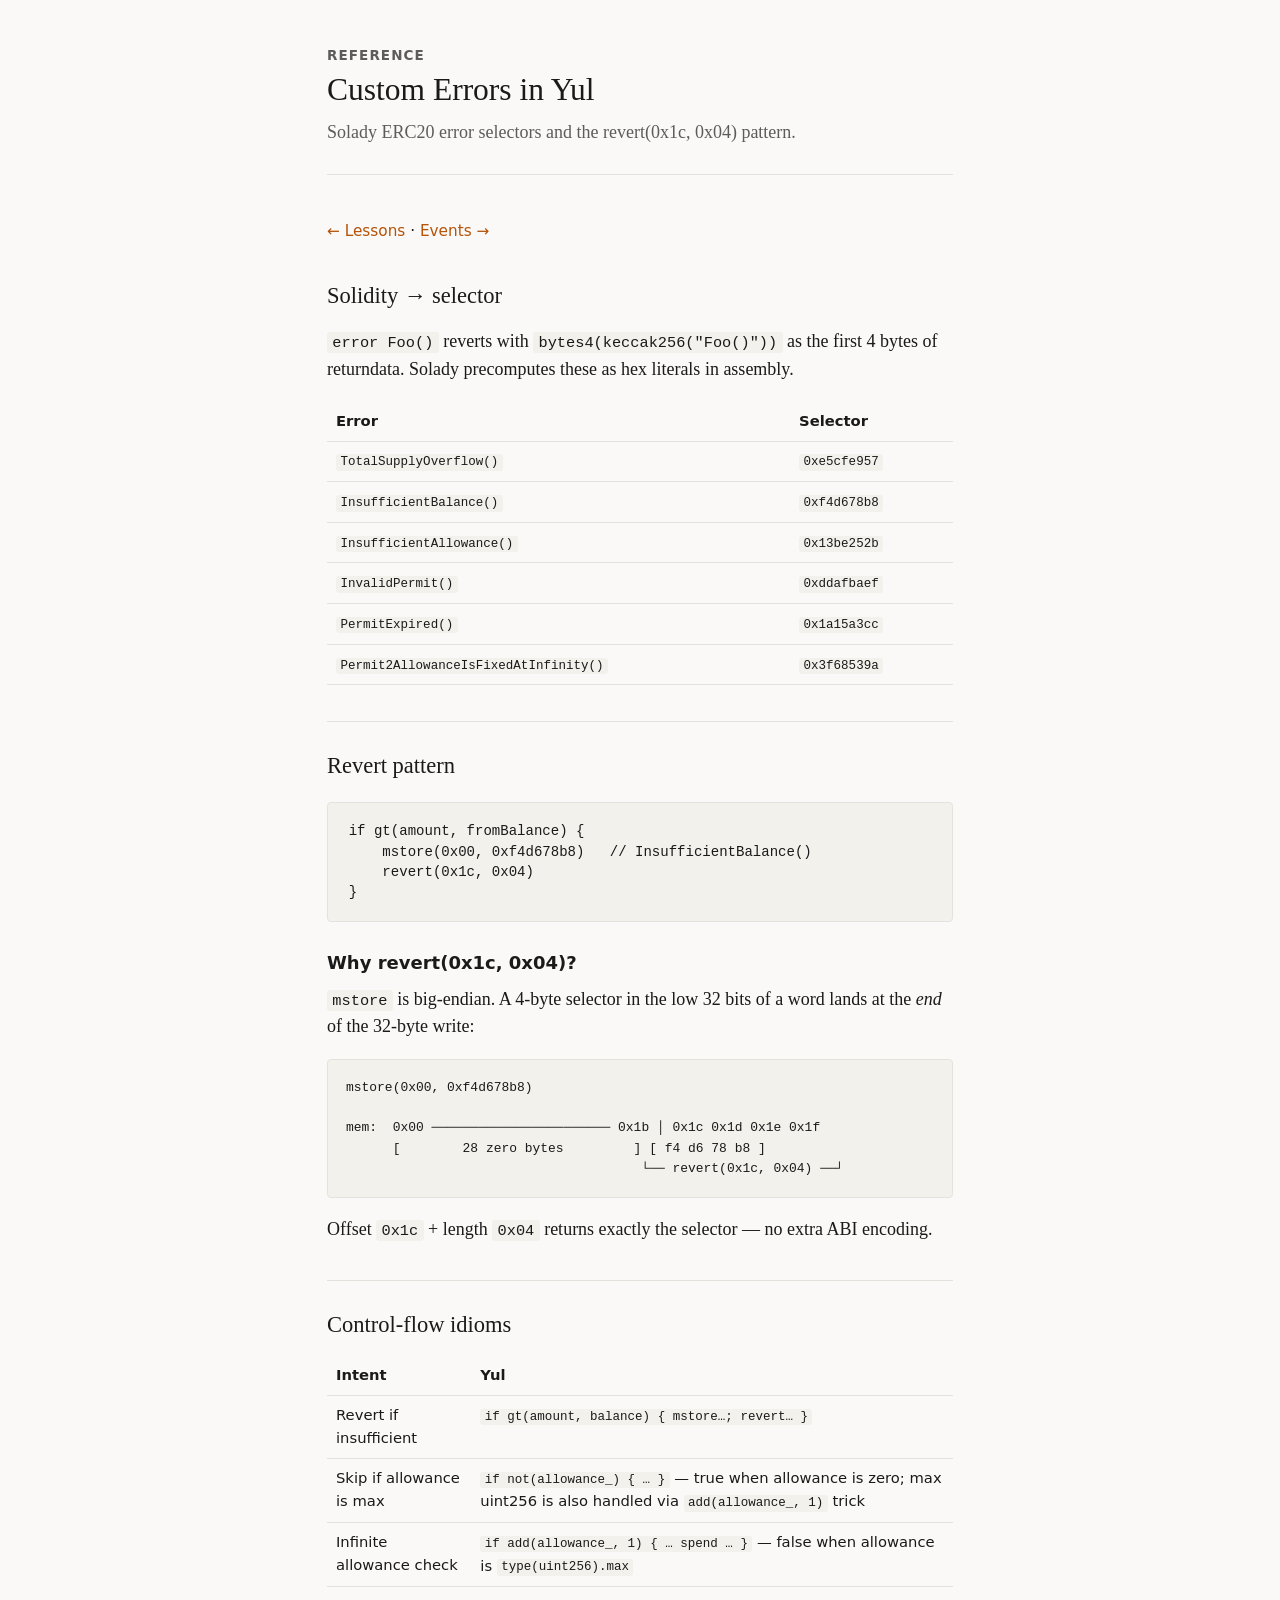
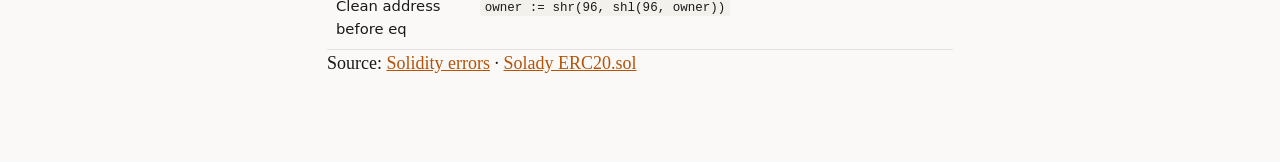
<file: learn-yul/reference/custom-errors.html>
<!DOCTYPE html>
<html lang="en">
<head>
  <meta charset="utf-8">
  <meta name="viewport" content="width=device-width, initial-scale=1">
  <title>Reference — Custom Errors in Yul</title>
  <link rel="stylesheet" href="../assets/teach.css">
  <style>
    table { width: 100%; border-collapse: collapse; font-family: var(--sans); font-size: 0.82rem; }
    th, td { text-align: left; padding: 0.45rem 0.5rem; border-bottom: 1px solid var(--border); vertical-align: top; }
    th { font-weight: 600; }
    .mem-diagram { font-family: var(--mono); font-size: 0.72rem; white-space: pre; background: var(--code-bg); border: 1px solid var(--border); border-radius: 4px; padding: 1rem; margin: 1rem 0; overflow-x: auto; }
  </style>
</head>
<body>

<header class="lesson-header">
  <div class="lesson-num">Reference</div>
  <h1>Custom Errors in Yul</h1>
  <p class="subtitle">Solady ERC20 error selectors and the revert(0x1c, 0x04) pattern.</p>
</header>

<nav class="lesson-nav">
  <a href="../lessons/index.html">← Lessons</a>
  ·
  <a href="events-log3.html">Events →</a>
</nav>

<h2>Solidity → selector</h2>

<p>
  <code>error Foo()</code> reverts with <code>bytes4(keccak256("Foo()"))</code> as the first 4 bytes of returndata.
  Solady precomputes these as hex literals in assembly.
</p>

<table>
  <tr><th>Error</th><th>Selector</th></tr>
  <tr><td><code>TotalSupplyOverflow()</code></td><td><code>0xe5cfe957</code></td></tr>
  <tr><td><code>InsufficientBalance()</code></td><td><code>0xf4d678b8</code></td></tr>
  <tr><td><code>InsufficientAllowance()</code></td><td><code>0x13be252b</code></td></tr>
  <tr><td><code>InvalidPermit()</code></td><td><code>0xddafbaef</code></td></tr>
  <tr><td><code>PermitExpired()</code></td><td><code>0x1a15a3cc</code></td></tr>
  <tr><td><code>Permit2AllowanceIsFixedAtInfinity()</code></td><td><code>0x3f68539a</code></td></tr>
</table>

<h2>Revert pattern</h2>

<pre><code>if gt(amount, fromBalance) {
    mstore(0x00, 0xf4d678b8)   // InsufficientBalance()
    revert(0x1c, 0x04)
}</code></pre>

<h3>Why revert(0x1c, 0x04)?</h3>

<p><code>mstore</code> is big-endian. A 4-byte selector in the low 32 bits of a word lands at the <em>end</em> of the 32-byte write:</p>

<div class="mem-diagram">mstore(0x00, 0xf4d678b8)

mem:  0x00 ─────────────────────── 0x1b │ 0x1c 0x1d 0x1e 0x1f
      [        28 zero bytes         ] [ f4 d6 78 b8 ]
                                      └── revert(0x1c, 0x04) ──┘</div>

<p>Offset <code>0x1c</code> + length <code>0x04</code> returns exactly the selector — no extra ABI encoding.</p>

<h2>Control-flow idioms</h2>

<table>
  <tr><th>Intent</th><th>Yul</th></tr>
  <tr><td>Revert if insufficient</td><td><code>if gt(amount, balance) { mstore…; revert… }</code></td></tr>
  <tr><td>Skip if allowance is max</td><td><code>if not(allowance_) { … }</code> — true when allowance is zero; max uint256 is also handled via <code>add(allowance_, 1)</code> trick</td></tr>
  <tr><td>Infinite allowance check</td><td><code>if add(allowance_, 1) { … spend … }</code> — false when allowance is <code>type(uint256).max</code></td></tr>
  <tr><td>Clean address before eq</td><td><code>owner := shr(96, shl(96, owner))</code></td></tr>
</table>

<p>Source: <a href="https://docs.soliditylang.org/en/latest/contracts.html#errors-and-the-revert-statement">Solidity errors</a> · <a href="https://github.com/Vectorized/solady/blob/main/src/tokens/ERC20.sol">Solady ERC20.sol</a></p>

</body>
</html>
</file>
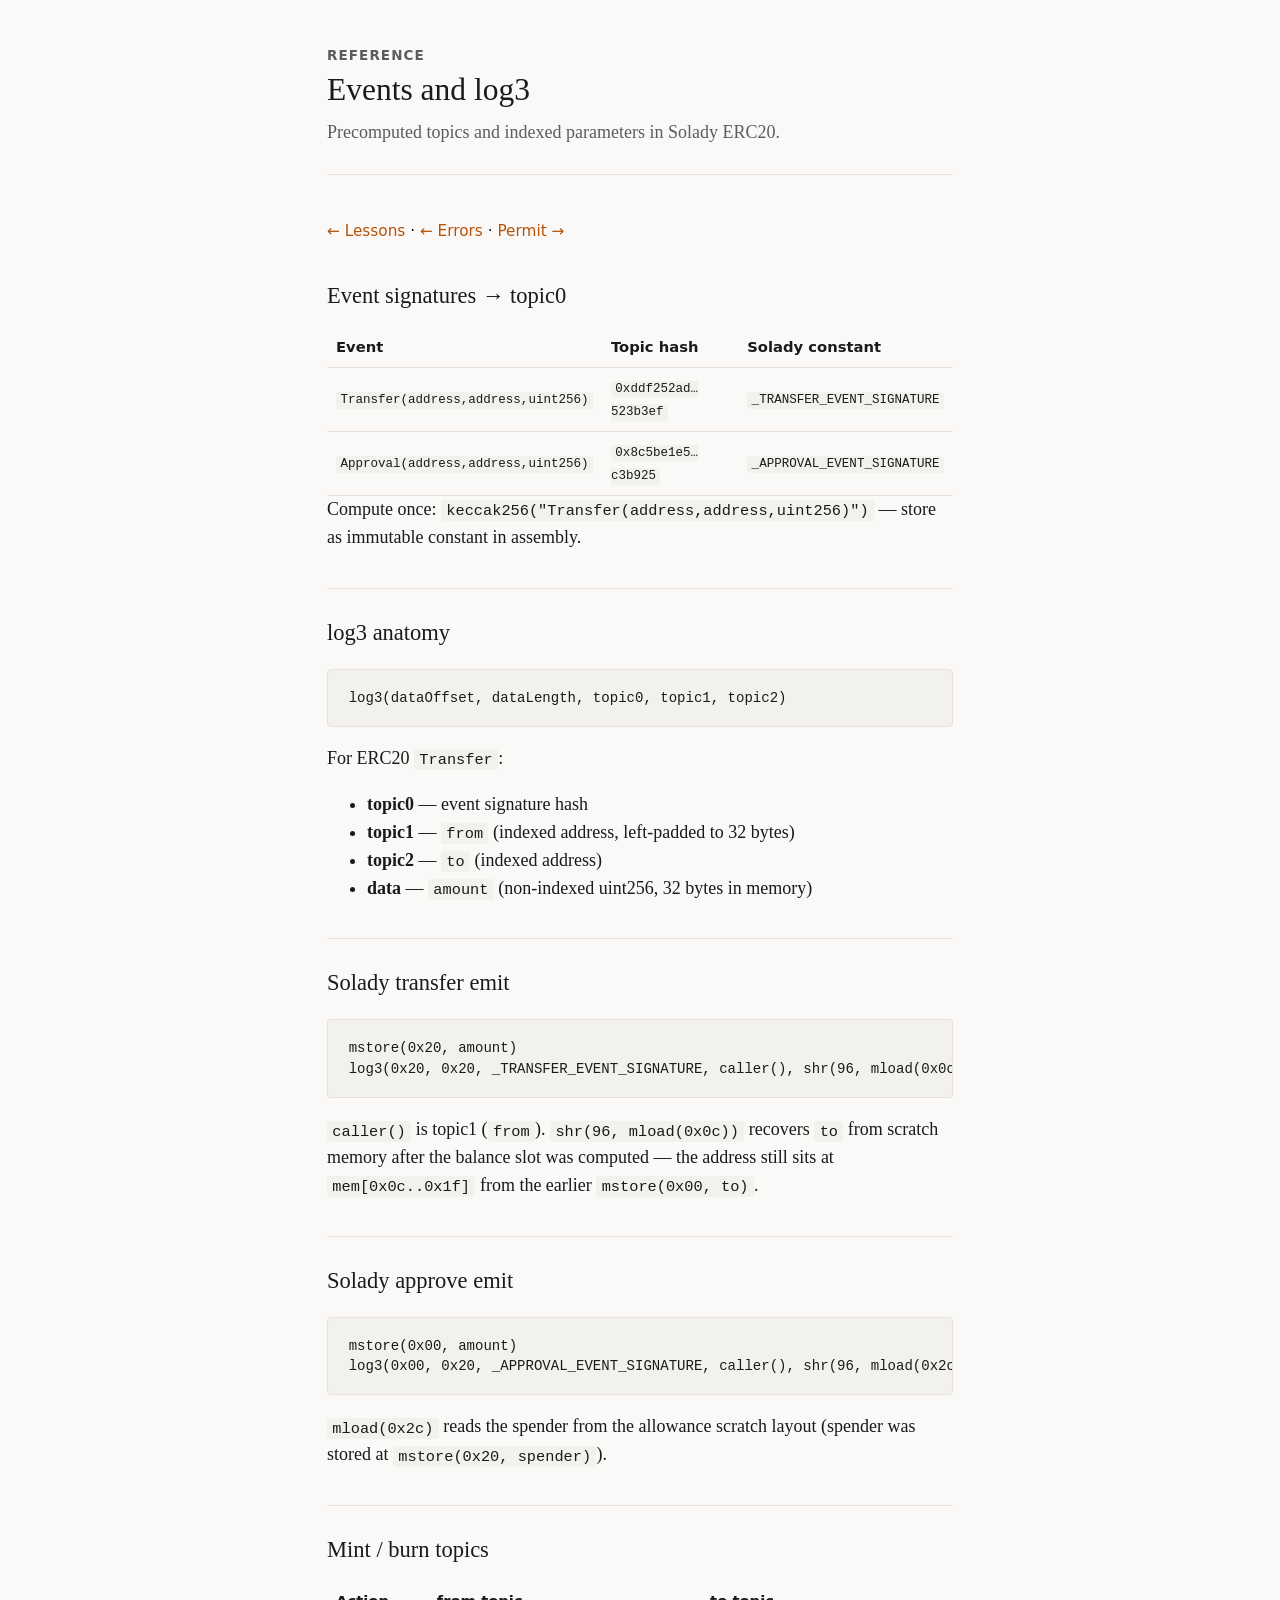
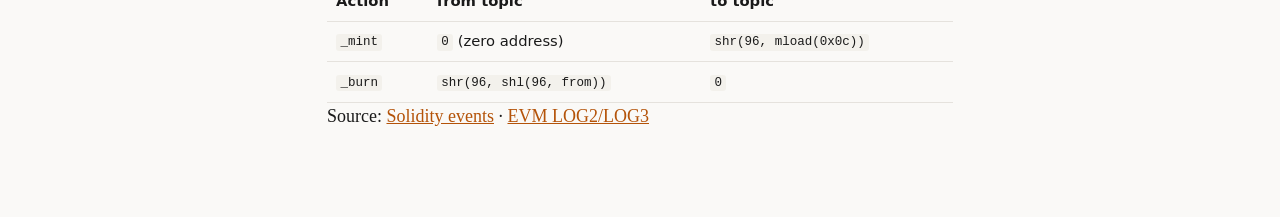
<file: learn-yul/reference/events-log3.html>
<!DOCTYPE html>
<html lang="en">
<head>
  <meta charset="utf-8">
  <meta name="viewport" content="width=device-width, initial-scale=1">
  <title>Reference — Events and log3</title>
  <link rel="stylesheet" href="../assets/teach.css">
  <style>
    table { width: 100%; border-collapse: collapse; font-family: var(--sans); font-size: 0.82rem; }
    th, td { text-align: left; padding: 0.45rem 0.5rem; border-bottom: 1px solid var(--border); }
    th { font-weight: 600; }
  </style>
</head>
<body>

<header class="lesson-header">
  <div class="lesson-num">Reference</div>
  <h1>Events and log3</h1>
  <p class="subtitle">Precomputed topics and indexed parameters in Solady ERC20.</p>
</header>

<nav class="lesson-nav">
  <a href="../lessons/index.html">← Lessons</a>
  ·
  <a href="custom-errors.html">← Errors</a>
  ·
  <a href="permit-eip2612.html">Permit →</a>
</nav>

<h2>Event signatures → topic0</h2>

<table>
  <tr><th>Event</th><th>Topic hash</th><th>Solady constant</th></tr>
  <tr>
    <td><code>Transfer(address,address,uint256)</code></td>
    <td><code>0xddf252ad…523b3ef</code></td>
    <td><code>_TRANSFER_EVENT_SIGNATURE</code></td>
  </tr>
  <tr>
    <td><code>Approval(address,address,uint256)</code></td>
    <td><code>0x8c5be1e5…c3b925</code></td>
    <td><code>_APPROVAL_EVENT_SIGNATURE</code></td>
  </tr>
</table>

<p>Compute once: <code>keccak256("Transfer(address,address,uint256)")</code> — store as immutable constant in assembly.</p>

<h2>log3 anatomy</h2>

<pre><code>log3(dataOffset, dataLength, topic0, topic1, topic2)</code></pre>

<p>For ERC20 <code>Transfer</code>:</p>

<ul>
  <li><strong>topic0</strong> — event signature hash</li>
  <li><strong>topic1</strong> — <code>from</code> (indexed address, left-padded to 32 bytes)</li>
  <li><strong>topic2</strong> — <code>to</code> (indexed address)</li>
  <li><strong>data</strong> — <code>amount</code> (non-indexed uint256, 32 bytes in memory)</li>
</ul>

<h2>Solady transfer emit</h2>

<pre><code>mstore(0x20, amount)
log3(0x20, 0x20, _TRANSFER_EVENT_SIGNATURE, caller(), shr(96, mload(0x0c)))</code></pre>

<p>
  <code>caller()</code> is topic1 (<code>from</code>).
  <code>shr(96, mload(0x0c))</code> recovers <code>to</code> from scratch memory after the balance slot was computed — the address still sits at <code>mem[0x0c..0x1f]</code> from the earlier <code>mstore(0x00, to)</code>.
</p>

<h2>Solady approve emit</h2>

<pre><code>mstore(0x00, amount)
log3(0x00, 0x20, _APPROVAL_EVENT_SIGNATURE, caller(), shr(96, mload(0x2c)))</code></pre>

<p><code>mload(0x2c)</code> reads the spender from the allowance scratch layout (spender was stored at <code>mstore(0x20, spender)</code>).</p>

<h2>Mint / burn topics</h2>

<table>
  <tr><th>Action</th><th>from topic</th><th>to topic</th></tr>
  <tr><td><code>_mint</code></td><td><code>0</code> (zero address)</td><td><code>shr(96, mload(0x0c))</code></td></tr>
  <tr><td><code>_burn</code></td><td><code>shr(96, shl(96, from))</code></td><td><code>0</code></td></tr>
</table>

<p>Source: <a href="https://docs.soliditylang.org/en/latest/contracts.html#events">Solidity events</a> · <a href="https://www.evm.codes/#a2">EVM LOG2/LOG3</a></p>

</body>
</html>
</file>
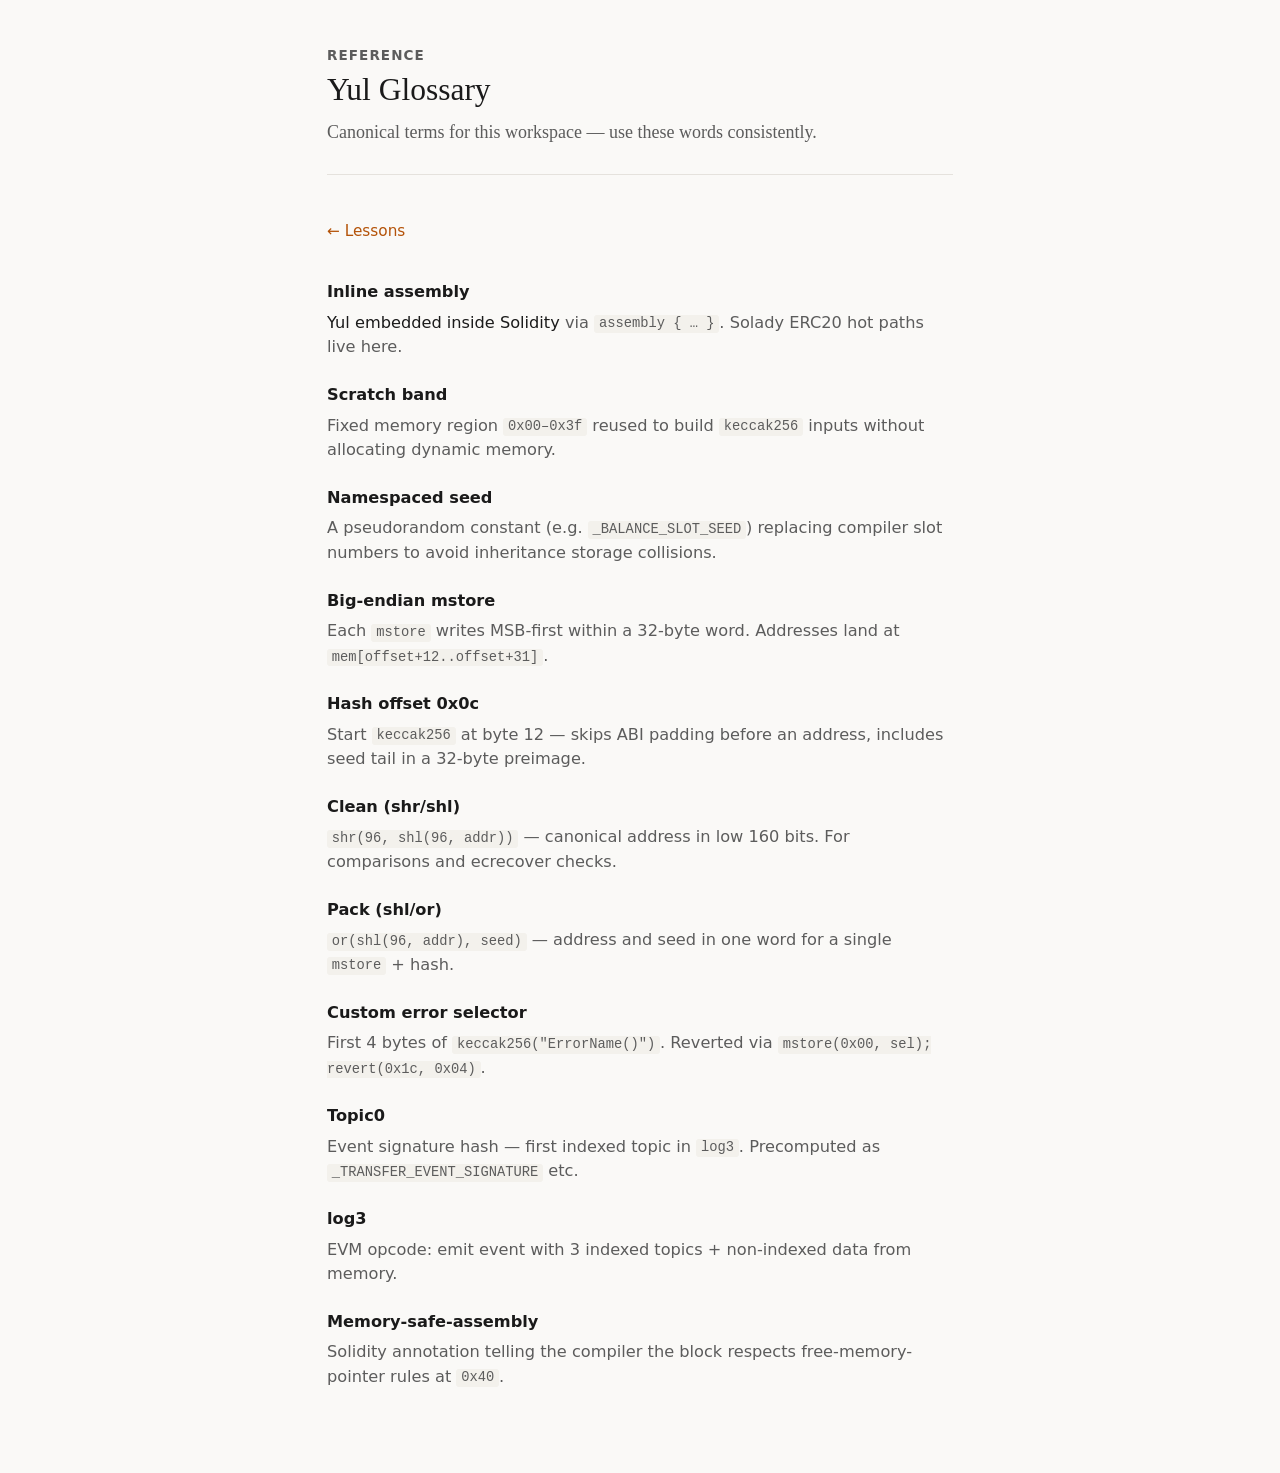
<file: learn-yul/reference/glossary.html>
<!DOCTYPE html>
<html lang="en">
<head>
  <meta charset="utf-8">
  <meta name="viewport" content="width=device-width, initial-scale=1">
  <title>Reference — Yul Glossary</title>
  <link rel="stylesheet" href="../assets/teach.css">
  <style>
    dl { font-family: var(--sans); font-size: 0.9rem; }
    dt { font-weight: 600; margin-top: 1.25rem; }
    dd { margin: 0.35rem 0 0 0; color: var(--muted); line-height: 1.5; }
    dd em { color: var(--fg); font-style: normal; }
  </style>
</head>
<body>

<header class="lesson-header">
  <div class="lesson-num">Reference</div>
  <h1>Yul Glossary</h1>
  <p class="subtitle">Canonical terms for this workspace — use these words consistently.</p>
</header>

<nav class="lesson-nav">
  <a href="../lessons/index.html">← Lessons</a>
</nav>

<dl>
  <dt>Inline assembly</dt>
  <dd><em>Yul embedded inside Solidity</em> via <code>assembly { … }</code>. Solady ERC20 hot paths live here.</dd>

  <dt>Scratch band</dt>
  <dd>Fixed memory region <code>0x00–0x3f</code> reused to build <code>keccak256</code> inputs without allocating dynamic memory.</dd>

  <dt>Namespaced seed</dt>
  <dd>A pseudorandom constant (e.g. <code>_BALANCE_SLOT_SEED</code>) replacing compiler slot numbers to avoid inheritance storage collisions.</dd>

  <dt>Big-endian mstore</dt>
  <dd>Each <code>mstore</code> writes MSB-first within a 32-byte word. Addresses land at <code>mem[offset+12..offset+31]</code>.</dd>

  <dt>Hash offset 0x0c</dt>
  <dd>Start <code>keccak256</code> at byte 12 — skips ABI padding before an address, includes seed tail in a 32-byte preimage.</dd>

  <dt>Clean (shr/shl)</dt>
  <dd><code>shr(96, shl(96, addr))</code> — canonical address in low 160 bits. For comparisons and ecrecover checks.</dd>

  <dt>Pack (shl/or)</dt>
  <dd><code>or(shl(96, addr), seed)</code> — address and seed in one word for a single <code>mstore</code> + hash.</dd>

  <dt>Custom error selector</dt>
  <dd>First 4 bytes of <code>keccak256("ErrorName()")</code>. Reverted via <code>mstore(0x00, sel); revert(0x1c, 0x04)</code>.</dd>

  <dt>Topic0</dt>
  <dd>Event signature hash — first indexed topic in <code>log3</code>. Precomputed as <code>_TRANSFER_EVENT_SIGNATURE</code> etc.</dd>

  <dt>log3</dt>
  <dd>EVM opcode: emit event with 3 indexed topics + non-indexed data from memory.</dd>

  <dt>Memory-safe-assembly</dt>
  <dd>Solidity annotation telling the compiler the block respects free-memory-pointer rules at <code>0x40</code>.</dd>
</dl>

</body>
</html>
</file>
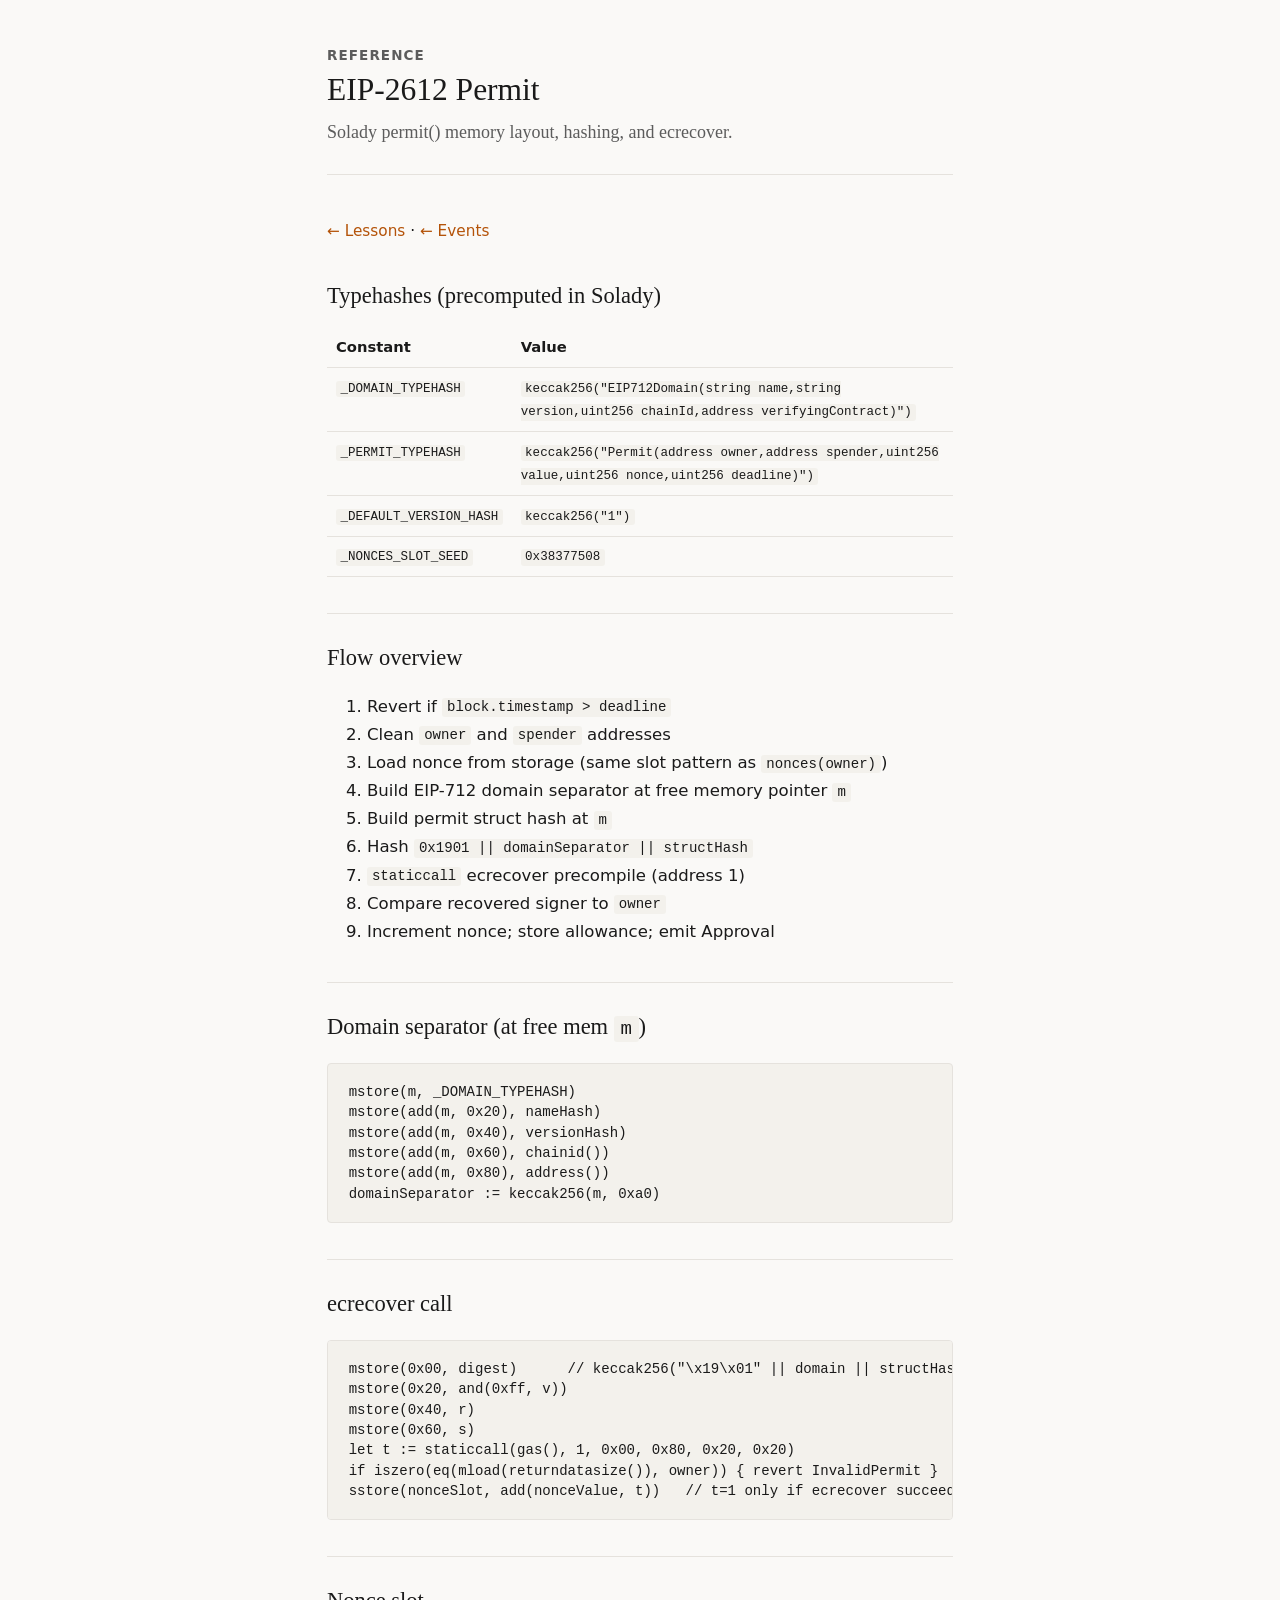
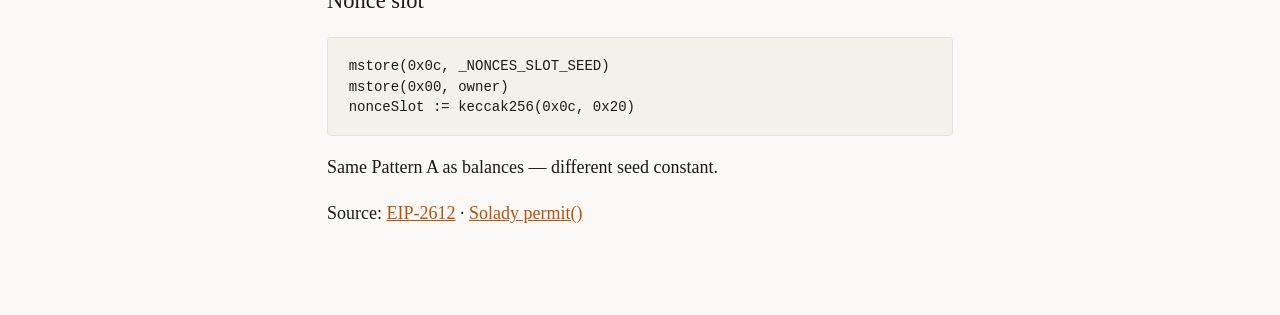
<file: learn-yul/reference/permit-eip2612.html>
<!DOCTYPE html>
<html lang="en">
<head>
  <meta charset="utf-8">
  <meta name="viewport" content="width=device-width, initial-scale=1">
  <title>Reference — EIP-2612 Permit</title>
  <link rel="stylesheet" href="../assets/teach.css">
  <style>
    table { width: 100%; border-collapse: collapse; font-family: var(--sans); font-size: 0.82rem; }
    th, td { text-align: left; padding: 0.45rem 0.5rem; border-bottom: 1px solid var(--border); vertical-align: top; }
    th { font-weight: 600; }
  </style>
</head>
<body>

<header class="lesson-header">
  <div class="lesson-num">Reference</div>
  <h1>EIP-2612 Permit</h1>
  <p class="subtitle">Solady permit() memory layout, hashing, and ecrecover.</p>
</header>

<nav class="lesson-nav">
  <a href="../lessons/index.html">← Lessons</a>
  ·
  <a href="events-log3.html">← Events</a>
</nav>

<h2>Typehashes (precomputed in Solady)</h2>

<table>
  <tr><th>Constant</th><th>Value</th></tr>
  <tr><td><code>_DOMAIN_TYPEHASH</code></td><td><code>keccak256("EIP712Domain(string name,string version,uint256 chainId,address verifyingContract)")</code></td></tr>
  <tr><td><code>_PERMIT_TYPEHASH</code></td><td><code>keccak256("Permit(address owner,address spender,uint256 value,uint256 nonce,uint256 deadline)")</code></td></tr>
  <tr><td><code>_DEFAULT_VERSION_HASH</code></td><td><code>keccak256("1")</code></td></tr>
  <tr><td><code>_NONCES_SLOT_SEED</code></td><td><code>0x38377508</code></td></tr>
</table>

<h2>Flow overview</h2>

<ol style="font-family: var(--sans); font-size: 0.92rem; line-height: 1.7;">
  <li>Revert if <code>block.timestamp &gt; deadline</code></li>
  <li>Clean <code>owner</code> and <code>spender</code> addresses</li>
  <li>Load nonce from storage (same slot pattern as <code>nonces(owner)</code>)</li>
  <li>Build EIP-712 domain separator at free memory pointer <code>m</code></li>
  <li>Build permit struct hash at <code>m</code></li>
  <li>Hash <code>0x1901 || domainSeparator || structHash</code></li>
  <li><code>staticcall</code> ecrecover precompile (address 1)</li>
  <li>Compare recovered signer to <code>owner</code></li>
  <li>Increment nonce; store allowance; emit Approval</li>
</ol>

<h2>Domain separator (at free mem <code>m</code>)</h2>

<pre><code>mstore(m, _DOMAIN_TYPEHASH)
mstore(add(m, 0x20), nameHash)
mstore(add(m, 0x40), versionHash)
mstore(add(m, 0x60), chainid())
mstore(add(m, 0x80), address())
domainSeparator := keccak256(m, 0xa0)</code></pre>

<h2>ecrecover call</h2>

<pre><code>mstore(0x00, digest)      // keccak256("\x19\x01" || domain || structHash)
mstore(0x20, and(0xff, v))
mstore(0x40, r)
mstore(0x60, s)
let t := staticcall(gas(), 1, 0x00, 0x80, 0x20, 0x20)
if iszero(eq(mload(returndatasize()), owner)) { revert InvalidPermit }
sstore(nonceSlot, add(nonceValue, t))   // t=1 only if ecrecover succeeds</code></pre>

<h2>Nonce slot</h2>

<pre><code>mstore(0x0c, _NONCES_SLOT_SEED)
mstore(0x00, owner)
nonceSlot := keccak256(0x0c, 0x20)</code></pre>

<p>Same Pattern A as balances — different seed constant.</p>

<p>Source: <a href="https://eips.ethereum.org/EIPS/eip-2612">EIP-2612</a> · <a href="https://github.com/Vectorized/solady/blob/main/src/tokens/ERC20.sol">Solady permit()</a></p>

</body>
</html>
</file>
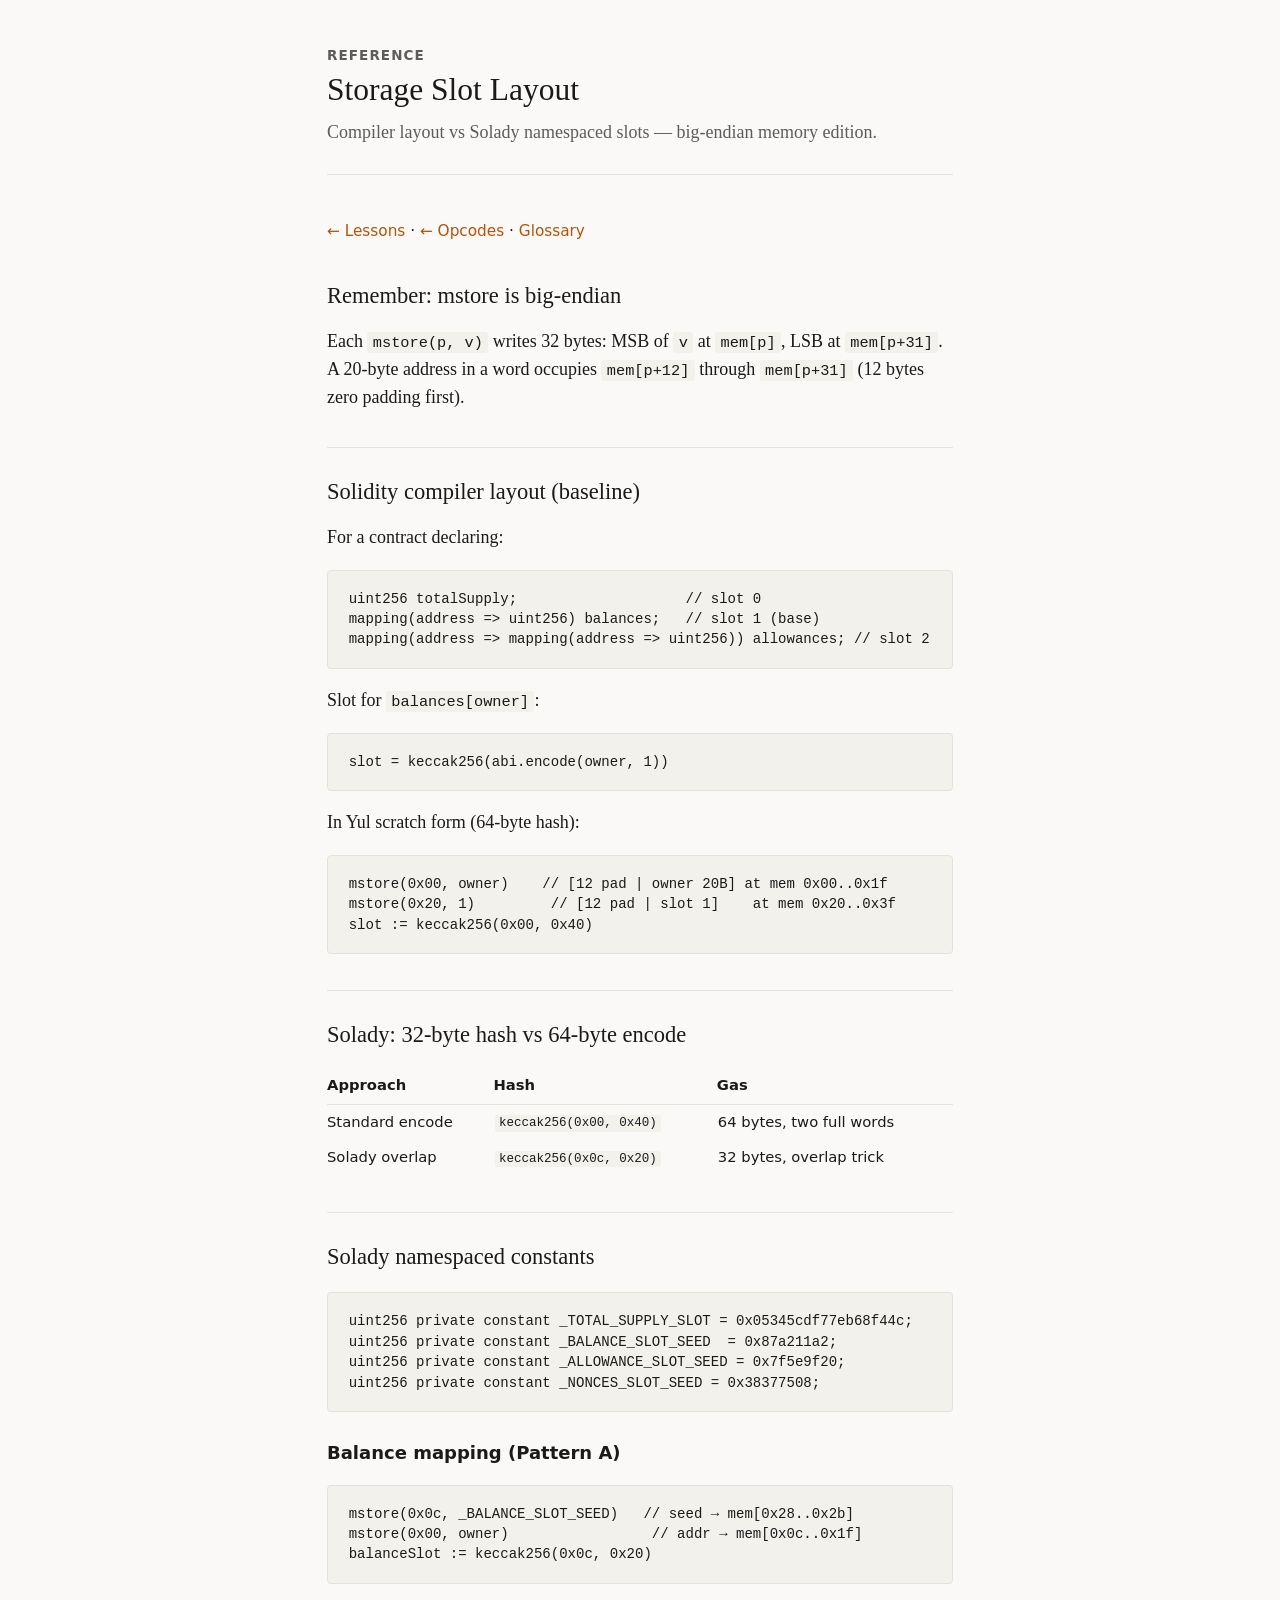
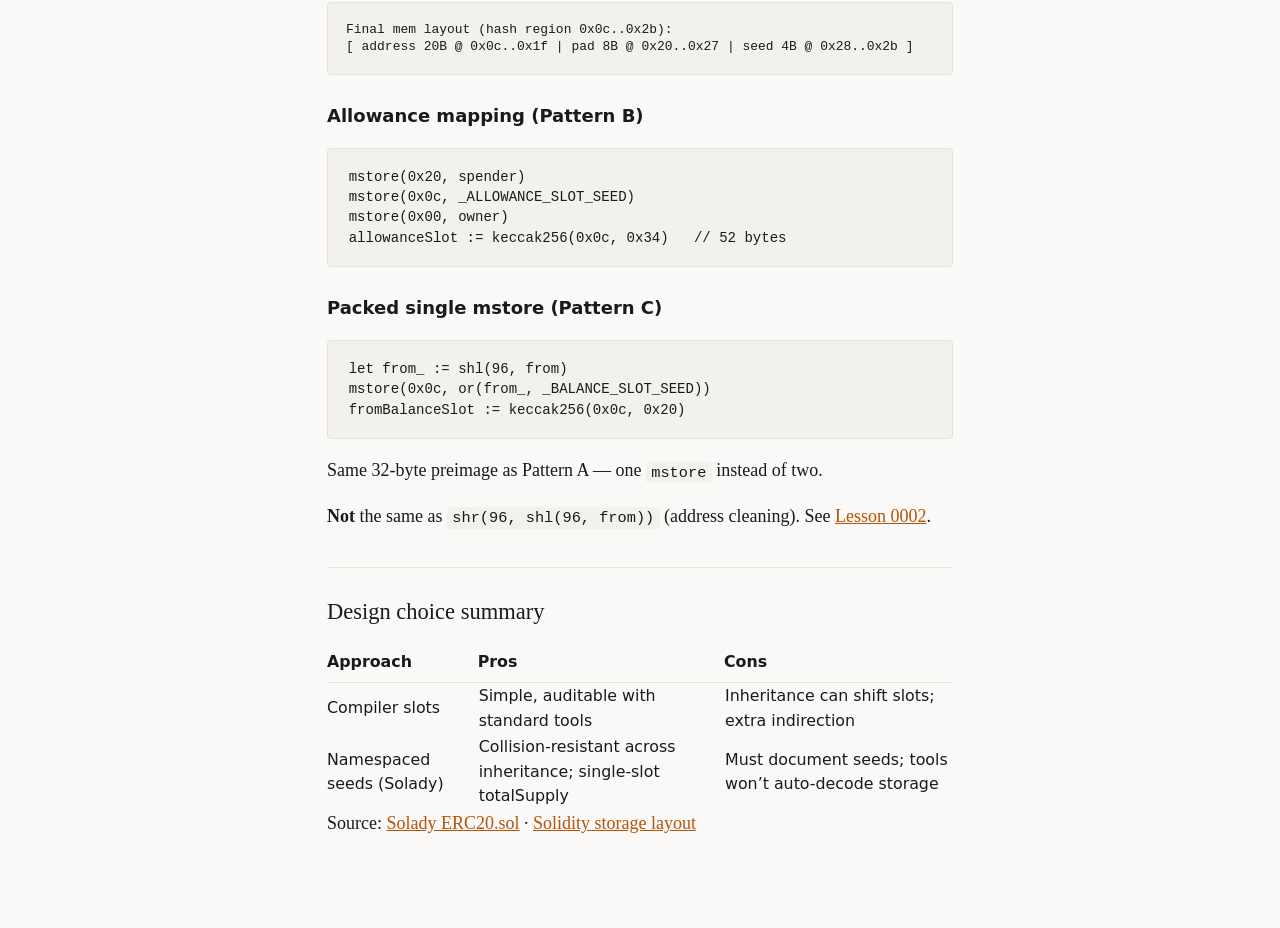
<file: learn-yul/reference/storage-slot-layout.html>
<!DOCTYPE html>
<html lang="en">
<head>
  <meta charset="utf-8">
  <meta name="viewport" content="width=device-width, initial-scale=1">
  <title>Reference — Storage Slot Layout</title>
  <link rel="stylesheet" href="../assets/teach.css">
  <style>
    .mem-diagram {
      font-family: var(--mono);
      font-size: 0.72rem;
      line-height: 1.35;
      overflow-x: auto;
      white-space: pre;
      background: var(--code-bg);
      border: 1px solid var(--border);
      border-radius: 4px;
      padding: 1rem;
      margin: 1rem 0;
    }
  </style>
</head>
<body>

<header class="lesson-header">
  <div class="lesson-num">Reference</div>
  <h1>Storage Slot Layout</h1>
  <p class="subtitle">Compiler layout vs Solady namespaced slots — big-endian memory edition.</p>
</header>

<nav class="lesson-nav">
  <a href="../lessons/index.html">← Lessons</a>
  ·
  <a href="yul-opcodes-cheatsheet.html">← Opcodes</a>
  ·
  <a href="glossary.html">Glossary</a>
</nav>

<h2>Remember: mstore is big-endian</h2>

<p>
  Each <code>mstore(p, v)</code> writes 32 bytes: MSB of <code>v</code> at <code>mem[p]</code>, LSB at <code>mem[p+31]</code>.
  A 20-byte address in a word occupies <code>mem[p+12]</code> through <code>mem[p+31]</code> (12 bytes zero padding first).
</p>

<h2>Solidity compiler layout (baseline)</h2>

<p>For a contract declaring:</p>

<pre><code>uint256 totalSupply;                    // slot 0
mapping(address => uint256) balances;   // slot 1 (base)
mapping(address => mapping(address => uint256)) allowances; // slot 2</code></pre>

<p>Slot for <code>balances[owner]</code>:</p>

<pre><code>slot = keccak256(abi.encode(owner, 1))</code></pre>

<p>In Yul scratch form (64-byte hash):</p>

<pre><code>mstore(0x00, owner)    // [12 pad | owner 20B] at mem 0x00..0x1f
mstore(0x20, 1)         // [12 pad | slot 1]    at mem 0x20..0x3f
slot := keccak256(0x00, 0x40)</code></pre>

<h2>Solady: 32-byte hash vs 64-byte encode</h2>

<table style="width:100%; font-family: var(--sans); font-size: 0.82rem; border-collapse: collapse;">
  <tr style="border-bottom: 1px solid var(--border);">
    <th style="text-align:left; padding: 0.4rem 0;">Approach</th>
    <th style="text-align:left; padding: 0.4rem 0;">Hash</th>
    <th style="text-align:left; padding: 0.4rem 0;">Gas</th>
  </tr>
  <tr>
    <td style="padding: 0.35rem 0;">Standard encode</td>
    <td><code>keccak256(0x00, 0x40)</code></td>
    <td>64 bytes, two full words</td>
  </tr>
  <tr>
    <td style="padding: 0.35rem 0;">Solady overlap</td>
    <td><code>keccak256(0x0c, 0x20)</code></td>
    <td>32 bytes, overlap trick</td>
  </tr>
</table>

<h2>Solady namespaced constants</h2>

<pre><code>uint256 private constant _TOTAL_SUPPLY_SLOT = 0x05345cdf77eb68f44c;
uint256 private constant _BALANCE_SLOT_SEED  = 0x87a211a2;
uint256 private constant _ALLOWANCE_SLOT_SEED = 0x7f5e9f20;
uint256 private constant _NONCES_SLOT_SEED = 0x38377508;</code></pre>

<h3>Balance mapping (Pattern A)</h3>

<pre><code>mstore(0x0c, _BALANCE_SLOT_SEED)   // seed → mem[0x28..0x2b]
mstore(0x00, owner)                 // addr → mem[0x0c..0x1f]
balanceSlot := keccak256(0x0c, 0x20)</code></pre>

<div class="mem-diagram">Final mem layout (hash region 0x0c..0x2b):
[ address 20B @ 0x0c..0x1f | pad 8B @ 0x20..0x27 | seed 4B @ 0x28..0x2b ]</div>

<h3>Allowance mapping (Pattern B)</h3>

<pre><code>mstore(0x20, spender)
mstore(0x0c, _ALLOWANCE_SLOT_SEED)
mstore(0x00, owner)
allowanceSlot := keccak256(0x0c, 0x34)   // 52 bytes</code></pre>

<h3>Packed single mstore (Pattern C)</h3>

<pre><code>let from_ := shl(96, from)
mstore(0x0c, or(from_, _BALANCE_SLOT_SEED))
fromBalanceSlot := keccak256(0x0c, 0x20)</code></pre>

<p>Same 32-byte preimage as Pattern A — one <code>mstore</code> instead of two.</p>

<p><strong>Not</strong> the same as <code>shr(96, shl(96, from))</code> (address cleaning). See <a href="../lessons/0002-mapping-slots-keccak256.html">Lesson 0002</a>.</p>

<h2>Design choice summary</h2>

<table style="width:100%; font-family: var(--sans); font-size: 0.88rem; border-collapse: collapse;">
  <tr style="border-bottom: 1px solid var(--border);">
    <th style="text-align:left; padding: 0.4rem 0;">Approach</th>
    <th style="text-align:left; padding: 0.4rem 0;">Pros</th>
    <th style="text-align:left; padding: 0.4rem 0;">Cons</th>
  </tr>
  <tr>
    <td style="padding: 0.35rem 0;">Compiler slots</td>
    <td>Simple, auditable with standard tools</td>
    <td>Inheritance can shift slots; extra indirection</td>
  </tr>
  <tr>
    <td style="padding: 0.35rem 0;">Namespaced seeds (Solady)</td>
    <td>Collision-resistant across inheritance; single-slot totalSupply</td>
    <td>Must document seeds; tools won’t auto-decode storage</td>
  </tr>
</table>

<p>
  Source: <a href="https://github.com/Vectorized/solady/blob/main/src/tokens/ERC20.sol">Solady ERC20.sol</a> ·
  <a href="https://docs.soliditylang.org/en/latest/internals/layout_in_storage.html">Solidity storage layout</a>
</p>

</body>
</html>
</file>
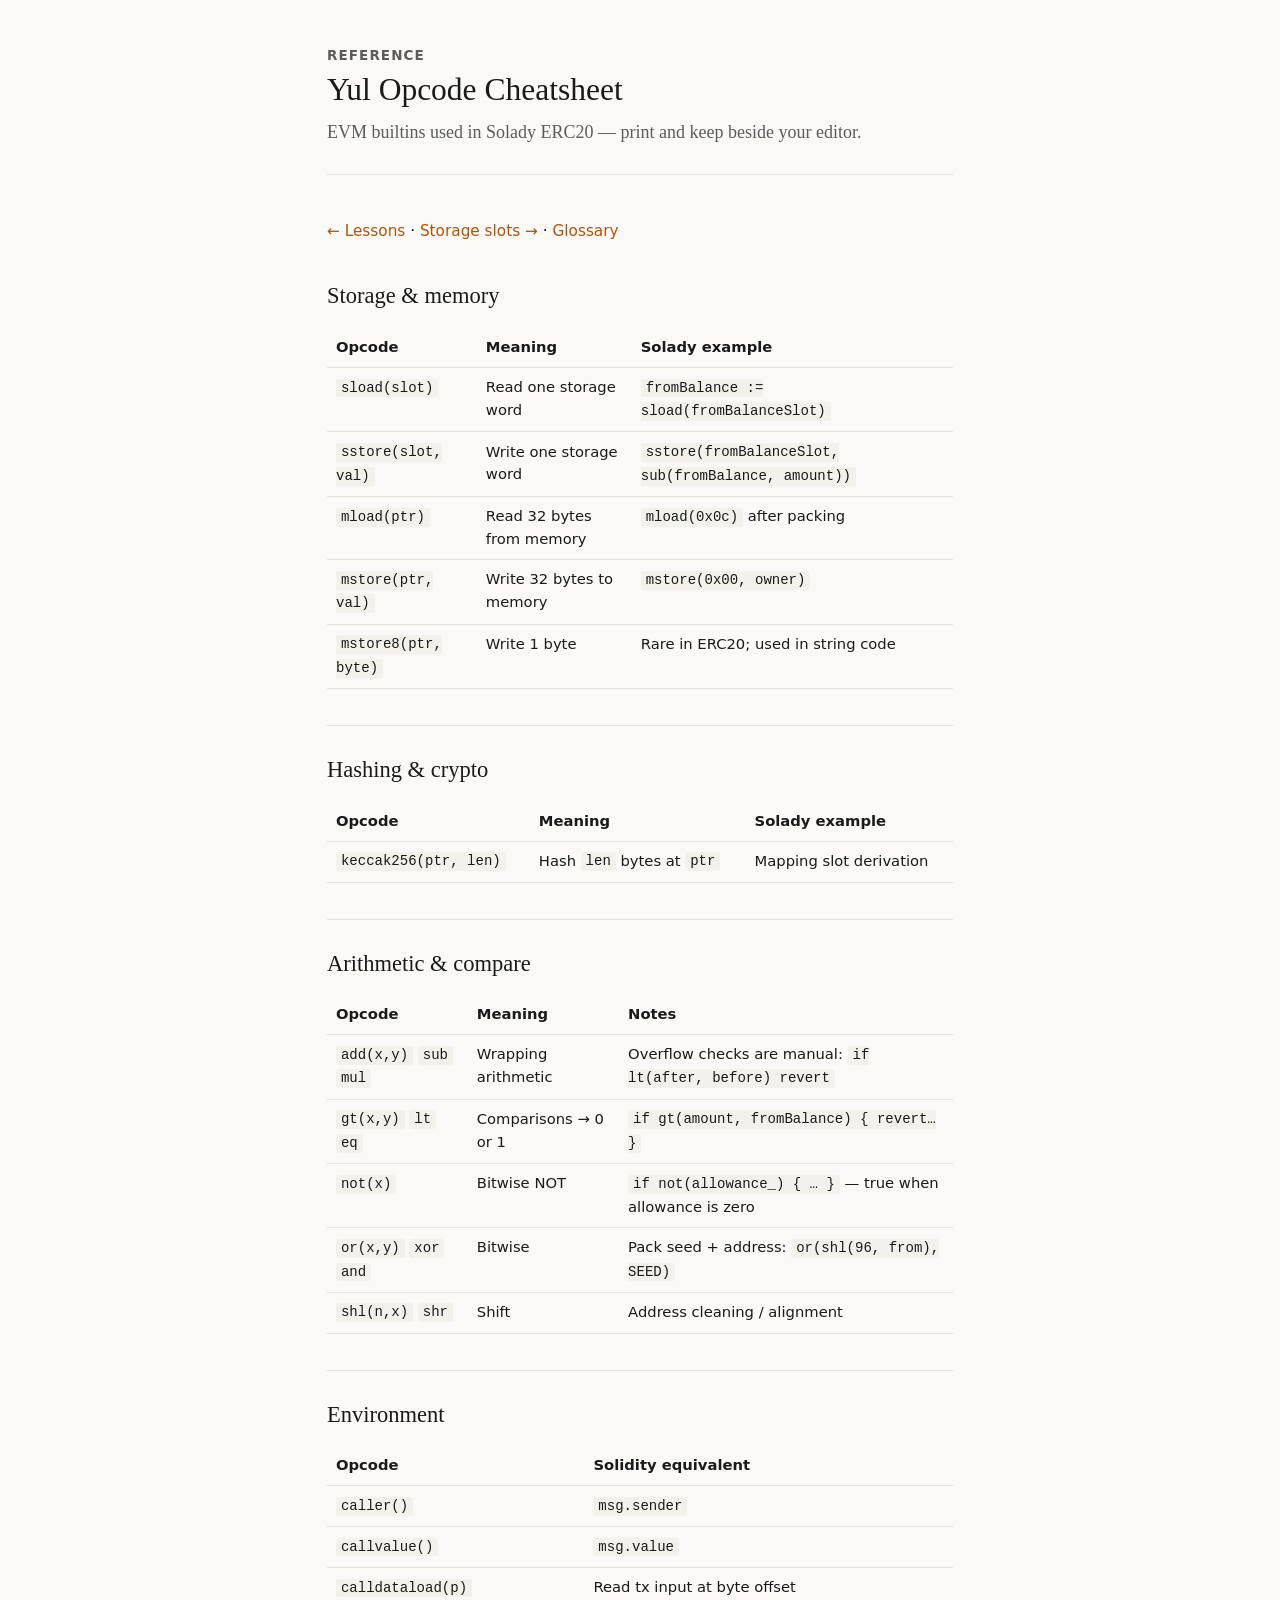
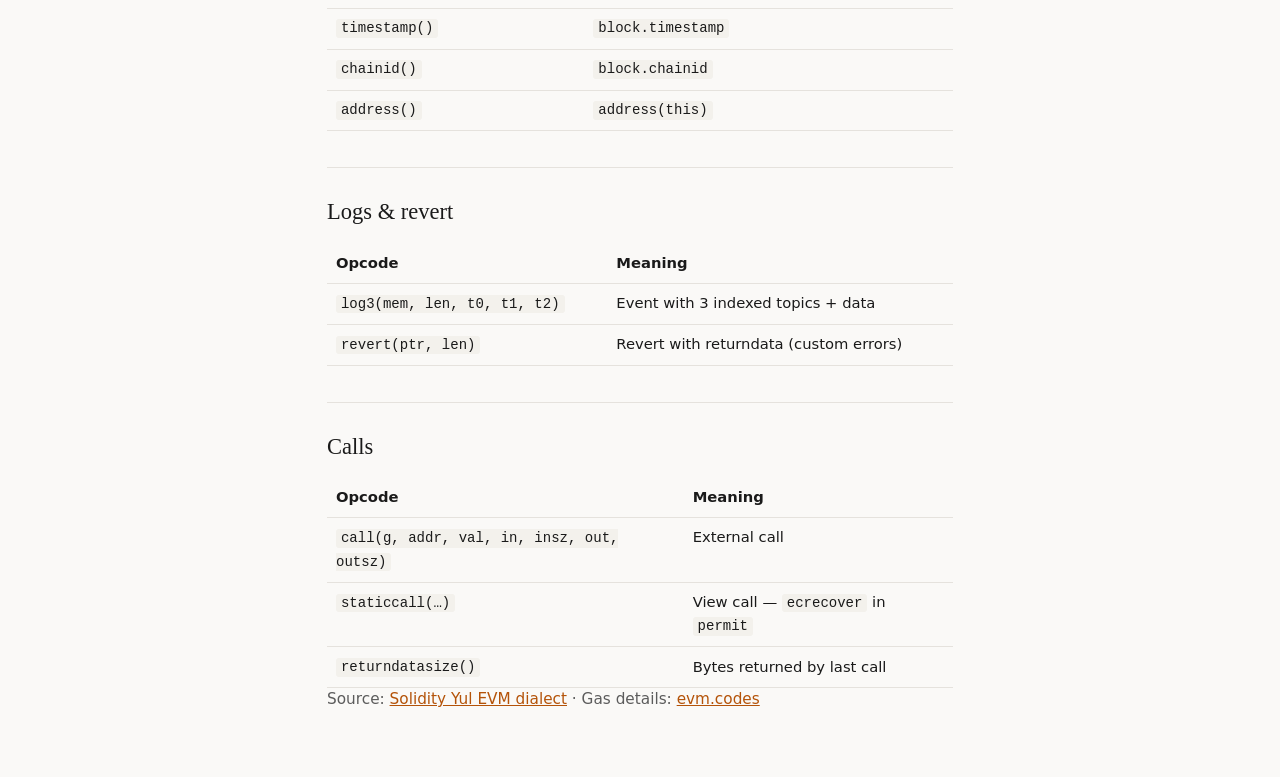
<file: learn-yul/reference/yul-opcodes-cheatsheet.html>
<!DOCTYPE html>
<html lang="en">
<head>
  <meta charset="utf-8">
  <meta name="viewport" content="width=device-width, initial-scale=1">
  <title>Reference — Yul Opcode Cheatsheet</title>
  <link rel="stylesheet" href="../assets/teach.css">
  <style>
    table { width: 100%; border-collapse: collapse; font-family: var(--sans); font-size: 0.82rem; }
    th, td { text-align: left; padding: 0.45rem 0.5rem; border-bottom: 1px solid var(--border); vertical-align: top; }
    th { font-weight: 600; }
    td code { font-size: 0.95em; }
  </style>
</head>
<body>

<header class="lesson-header">
  <div class="lesson-num">Reference</div>
  <h1>Yul Opcode Cheatsheet</h1>
  <p class="subtitle">EVM builtins used in Solady ERC20 — print and keep beside your editor.</p>
</header>

<nav class="lesson-nav">
  <a href="../lessons/index.html">← Lessons</a>
  ·
  <a href="storage-slot-layout.html">Storage slots →</a>
  ·
  <a href="glossary.html">Glossary</a>
</nav>

<h2>Storage &amp; memory</h2>
<table>
  <tr><th>Opcode</th><th>Meaning</th><th>Solady example</th></tr>
  <tr><td><code>sload(slot)</code></td><td>Read one storage word</td><td><code>fromBalance := sload(fromBalanceSlot)</code></td></tr>
  <tr><td><code>sstore(slot, val)</code></td><td>Write one storage word</td><td><code>sstore(fromBalanceSlot, sub(fromBalance, amount))</code></td></tr>
  <tr><td><code>mload(ptr)</code></td><td>Read 32 bytes from memory</td><td><code>mload(0x0c)</code> after packing</td></tr>
  <tr><td><code>mstore(ptr, val)</code></td><td>Write 32 bytes to memory</td><td><code>mstore(0x00, owner)</code></td></tr>
  <tr><td><code>mstore8(ptr, byte)</code></td><td>Write 1 byte</td><td>Rare in ERC20; used in string code</td></tr>
</table>

<h2>Hashing &amp; crypto</h2>
<table>
  <tr><th>Opcode</th><th>Meaning</th><th>Solady example</th></tr>
  <tr><td><code>keccak256(ptr, len)</code></td><td>Hash <code>len</code> bytes at <code>ptr</code></td><td>Mapping slot derivation</td></tr>
</table>

<h2>Arithmetic &amp; compare</h2>
<table>
  <tr><th>Opcode</th><th>Meaning</th><th>Notes</th></tr>
  <tr><td><code>add(x,y)</code> <code>sub</code> <code>mul</code></td><td>Wrapping arithmetic</td><td>Overflow checks are manual: <code>if lt(after, before) revert</code></td></tr>
  <tr><td><code>gt(x,y)</code> <code>lt</code> <code>eq</code></td><td>Comparisons → 0 or 1</td><td><code>if gt(amount, fromBalance) { revert… }</code></td></tr>
  <tr><td><code>not(x)</code></td><td>Bitwise NOT</td><td><code>if not(allowance_) { … }</code> — true when allowance is zero</td></tr>
  <tr><td><code>or(x,y)</code> <code>xor</code> <code>and</code></td><td>Bitwise</td><td>Pack seed + address: <code>or(shl(96, from), SEED)</code></td></tr>
  <tr><td><code>shl(n,x)</code> <code>shr</code></td><td>Shift</td><td>Address cleaning / alignment</td></tr>
</table>

<h2>Environment</h2>
<table>
  <tr><th>Opcode</th><th>Solidity equivalent</th></tr>
  <tr><td><code>caller()</code></td><td><code>msg.sender</code></td></tr>
  <tr><td><code>callvalue()</code></td><td><code>msg.value</code></td></tr>
  <tr><td><code>calldataload(p)</code></td><td>Read tx input at byte offset</td></tr>
  <tr><td><code>timestamp()</code></td><td><code>block.timestamp</code></td></tr>
  <tr><td><code>chainid()</code></td><td><code>block.chainid</code></td></tr>
  <tr><td><code>address()</code></td><td><code>address(this)</code></td></tr>
</table>

<h2>Logs &amp; revert</h2>
<table>
  <tr><th>Opcode</th><th>Meaning</th></tr>
  <tr><td><code>log3(mem, len, t0, t1, t2)</code></td><td>Event with 3 indexed topics + data</td></tr>
  <tr><td><code>revert(ptr, len)</code></td><td>Revert with returndata (custom errors)</td></tr>
</table>

<h2>Calls</h2>
<table>
  <tr><th>Opcode</th><th>Meaning</th></tr>
  <tr><td><code>call(g, addr, val, in, insz, out, outsz)</code></td><td>External call</td></tr>
  <tr><td><code>staticcall(…)</code></td><td>View call — <code>ecrecover</code> in <code>permit</code></td></tr>
  <tr><td><code>returndatasize()</code></td><td>Bytes returned by last call</td></tr>
</table>

<p style="font-family: var(--sans); font-size: 0.85rem; color: var(--muted);">
  Source: <a href="https://docs.soliditylang.org/en/latest/yul.html#evm-dialect">Solidity Yul EVM dialect</a> · Gas details: <a href="https://www.evm.codes/">evm.codes</a>
</p>

</body>
</html>
</file>
<file: learn-yul/assets/teach.css>
/* teach.css — shared stylesheet for learn-yul lessons */

:root {
  --bg: #faf9f7;
  --fg: #1a1a1a;
  --muted: #5c5c5c;
  --accent: #b45309;
  --accent-light: #fef3c7;
  --border: #e5e2dd;
  --code-bg: #f3f1ec;
  --correct: #166534;
  --correct-bg: #dcfce7;
  --wrong: #991b1b;
  --wrong-bg: #fee2e2;
  --serif: "Georgia", "Iowan Old Style", "Palatino Linotype", serif;
  --sans: system-ui, -apple-system, "Segoe UI", sans-serif;
  --mono: "SF Mono", "Fira Code", "Consolas", monospace;
}

* { box-sizing: border-box; }

html {
  font-size: 18px;
  line-height: 1.55;
}

body {
  margin: 0 auto;
  max-width: 680px;
  padding: 2.5rem 1.5rem 4rem;
  background: var(--bg);
  color: var(--fg);
  font-family: var(--serif);
}

header.lesson-header {
  margin-bottom: 2.5rem;
  padding-bottom: 1.5rem;
  border-bottom: 1px solid var(--border);
}

header.lesson-header .lesson-num {
  font-family: var(--sans);
  font-size: 0.75rem;
  font-weight: 600;
  letter-spacing: 0.08em;
  text-transform: uppercase;
  color: var(--muted);
}

header.lesson-header h1 {
  margin: 0.25rem 0 0.5rem;
  font-size: 1.75rem;
  font-weight: normal;
  line-height: 1.25;
}

header.lesson-header .subtitle {
  margin: 0;
  color: var(--muted);
  font-size: 1rem;
}

nav.lesson-nav {
  font-family: var(--sans);
  font-size: 0.85rem;
  margin-bottom: 2rem;
}

nav.lesson-nav a {
  color: var(--accent);
  text-decoration: none;
}

nav.lesson-nav a:hover { text-decoration: underline; }

h2 {
  font-size: 1.25rem;
  font-weight: normal;
  margin: 2rem 0 0.75rem;
  border-top: 1px solid var(--border);
  padding-top: 1.5rem;
}

h2:first-of-type {
  border-top: none;
  padding-top: 0;
}

h3 {
  font-size: 1rem;
  font-family: var(--sans);
  font-weight: 600;
  margin: 1.5rem 0 0.5rem;
}

p { margin: 0 0 1rem; }

a { color: var(--accent); }

aside.sidenote {
  float: right;
  clear: right;
  width: 45%;
  margin: 0 -48% 1rem 1rem;
  padding: 0.5rem 0.75rem;
  font-size: 0.85rem;
  line-height: 1.4;
  color: var(--muted);
  border-left: 2px solid var(--border);
}

@media (max-width: 900px) {
  aside.sidenote {
    float: none;
    width: auto;
    margin: 0 0 1rem;
    padding: 0.75rem 1rem;
    background: var(--code-bg);
    border-left: 3px solid var(--accent);
    border-radius: 4px;
  }
}

figure {
  margin: 1.5rem 0;
  padding: 0;
}

figcaption {
  font-family: var(--sans);
  font-size: 0.8rem;
  color: var(--muted);
  margin-top: 0.5rem;
}

pre {
  background: var(--code-bg);
  border: 1px solid var(--border);
  border-radius: 4px;
  padding: 1rem 1.15rem;
  overflow-x: auto;
  font-family: var(--mono);
  font-size: 0.78rem;
  line-height: 1.45;
  margin: 1rem 0;
}

code {
  font-family: var(--mono);
  font-size: 0.85em;
  background: var(--code-bg);
  padding: 0.1em 0.35em;
  border-radius: 3px;
}

pre code {
  background: none;
  padding: 0;
  font-size: inherit;
}

.comment { color: #6b7280; }
.keyword { color: #7c3aed; }
.string { color: #059669; }
.fn { color: #b45309; }
.op { color: #2563eb; }

.callout {
  background: var(--accent-light);
  border-radius: 4px;
  padding: 1rem 1.15rem;
  margin: 1.5rem 0;
  font-family: var(--sans);
  font-size: 0.9rem;
}

.callout strong { display: block; margin-bottom: 0.35rem; }

.quiz {
  background: white;
  border: 1px solid var(--border);
  border-radius: 6px;
  padding: 1.25rem 1.5rem;
  margin: 2rem 0;
  font-family: var(--sans);
}

.quiz h3 { margin-top: 0; font-size: 0.95rem; }
.quiz .prompt { font-size: 0.95rem; margin-bottom: 1rem; }

.quiz-options {
  display: flex;
  flex-direction: column;
  gap: 0.5rem;
}

.quiz-options button {
  text-align: left;
  background: var(--bg);
  border: 1px solid var(--border);
  border-radius: 4px;
  padding: 0.6rem 0.85rem;
  font-family: var(--sans);
  font-size: 0.88rem;
  cursor: pointer;
  transition: border-color 0.15s, background 0.15s;
}

.quiz-options button:hover:not(:disabled) {
  border-color: var(--accent);
  background: var(--accent-light);
}

.quiz-options button:disabled { cursor: default; opacity: 0.85; }
.quiz-options button.correct { background: var(--correct-bg); border-color: var(--correct); color: var(--correct); }
.quiz-options button.wrong { background: var(--wrong-bg); border-color: var(--wrong); color: var(--wrong); }

.quiz-feedback { margin-top: 0.85rem; font-size: 0.88rem; min-height: 1.2em; }
.quiz-feedback.correct { color: var(--correct); }
.quiz-feedback.wrong { color: var(--wrong); }

footer.lesson-footer {
  margin-top: 3rem;
  padding-top: 1.5rem;
  border-top: 1px solid var(--border);
  font-family: var(--sans);
  font-size: 0.85rem;
  color: var(--muted);
}

footer.lesson-footer ul { margin: 0.5rem 0 0; padding-left: 1.25rem; }

@media print {
  body { max-width: none; padding: 0; }
  aside.sidenote { float: none; width: auto; margin: 0 0 0.5rem; }
}
</file>
